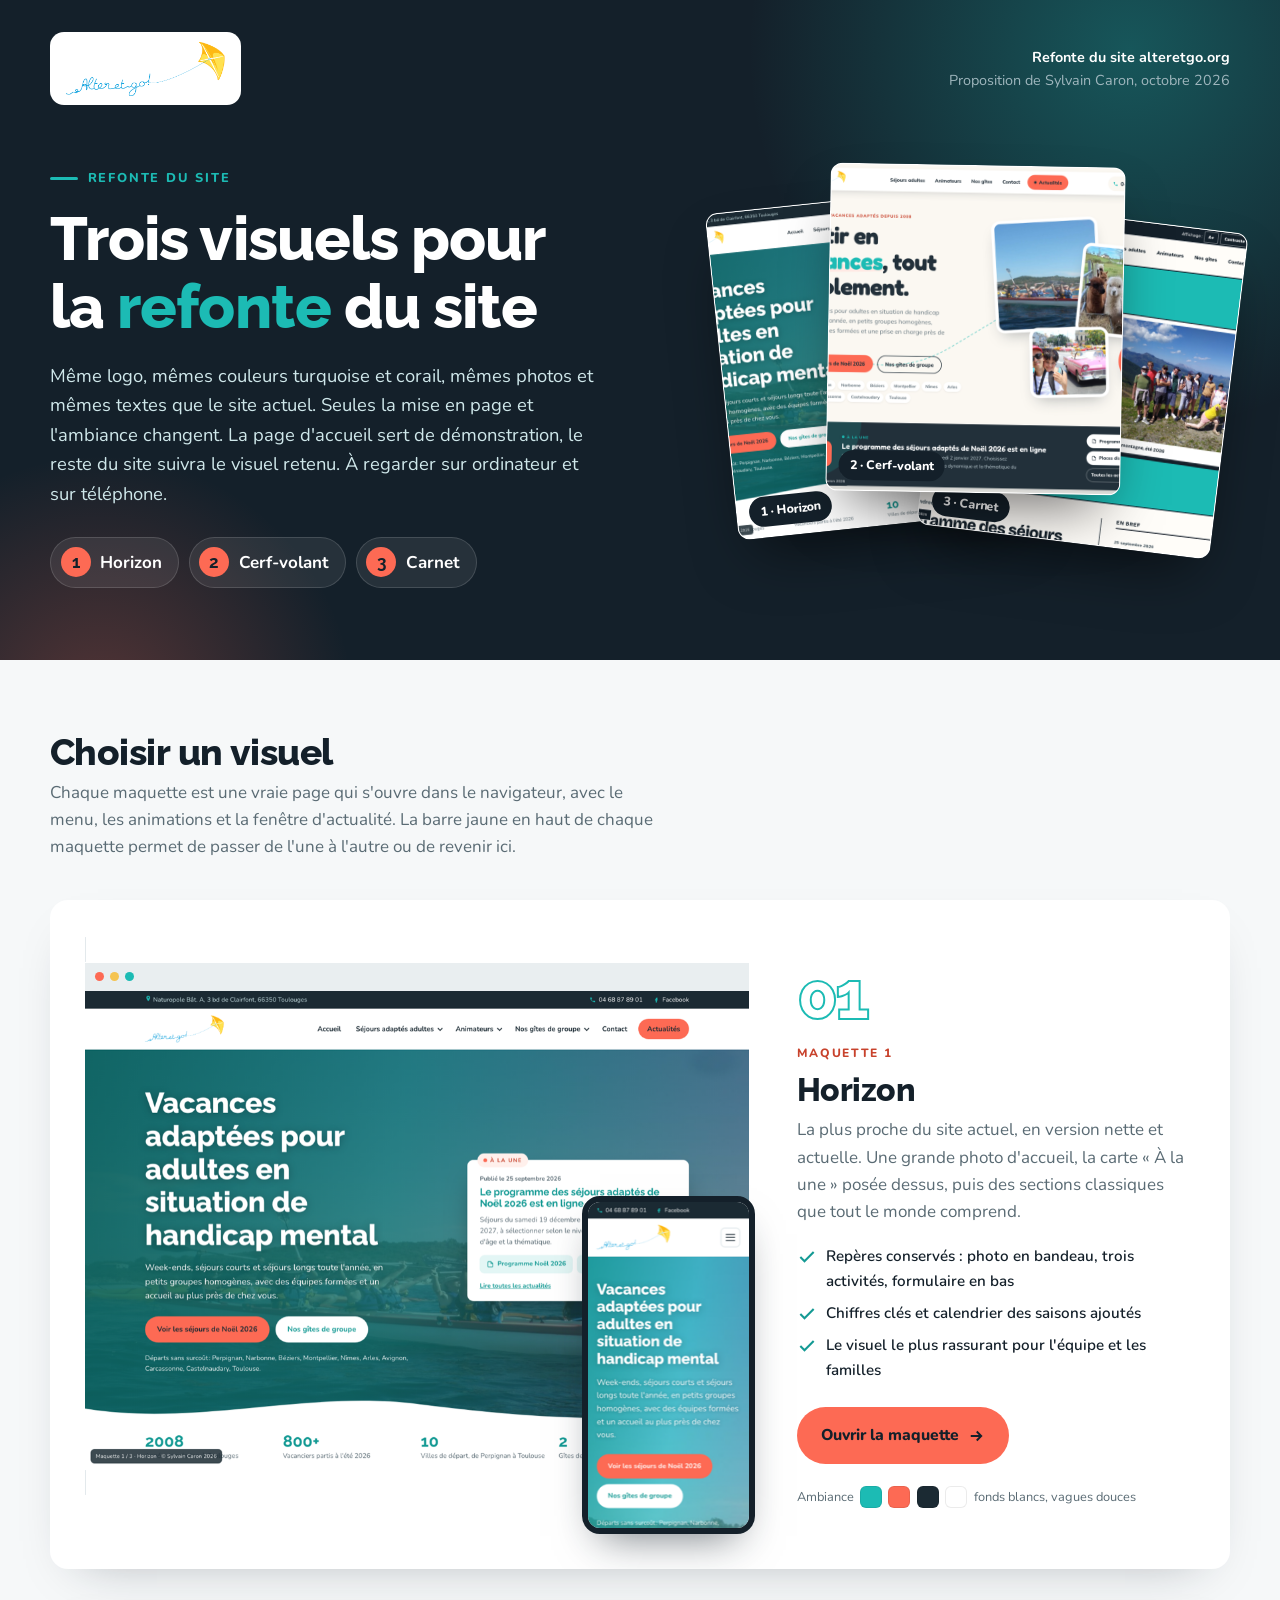
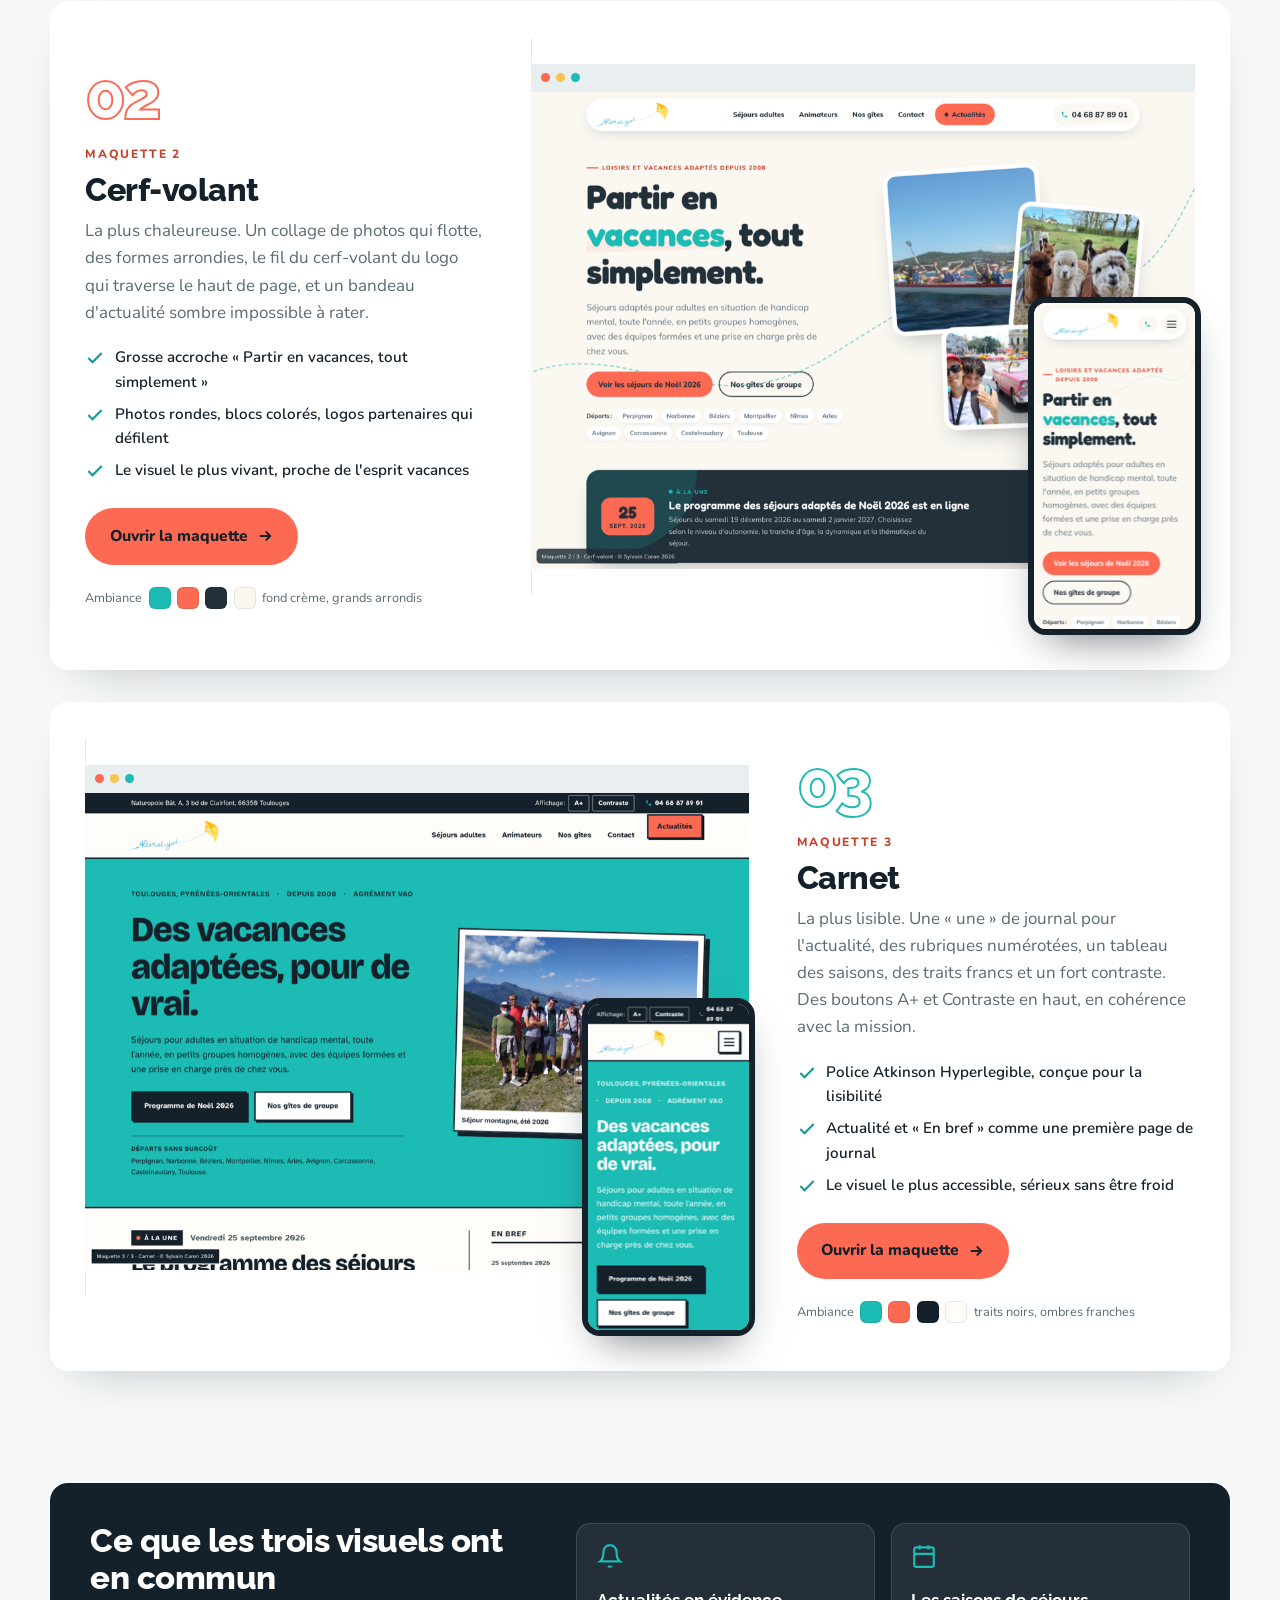
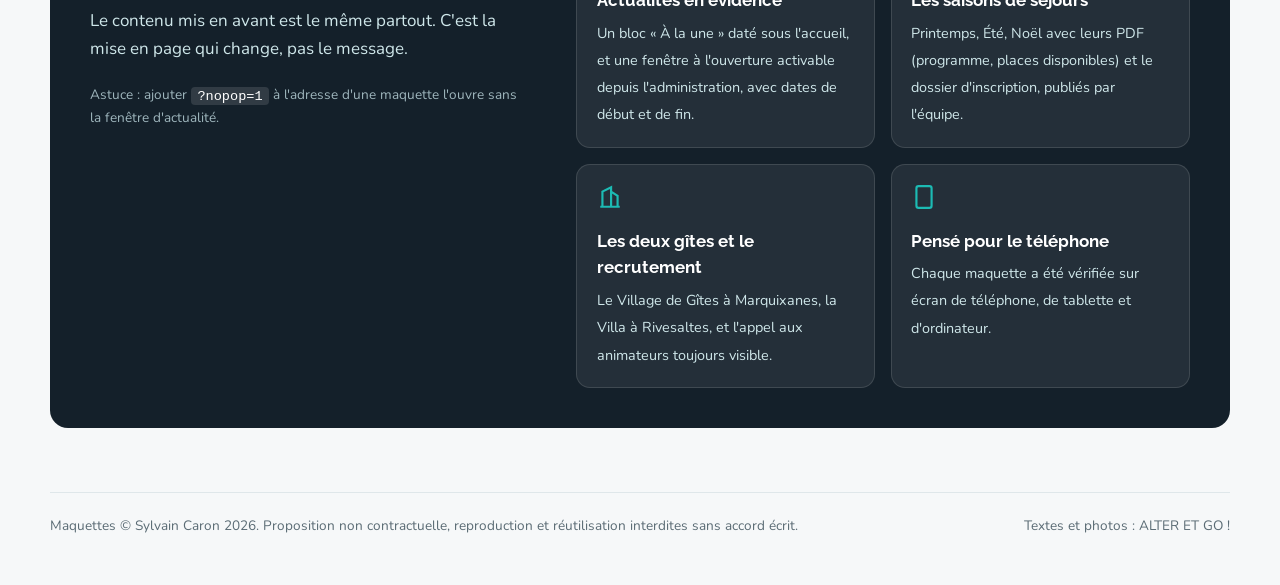
<file: index.html>
<!DOCTYPE html>
<html lang="fr">
<head>
<meta charset="utf-8">
<meta name="viewport" content="width=device-width, initial-scale=1">
<title>ALTER ET GO ! Trois visuels pour la refonte du site</title>
<meta name="robots" content="noindex, nofollow">
<meta name="author" content="Sylvain Caron">
<meta name="copyright" content="Maquettes (c) Sylvain Caron 2026. Proposition non contractuelle. Reproduction et réutilisation interdites sans accord écrit.">
<link rel="preconnect" href="https://fonts.googleapis.com">
<link href="https://fonts.googleapis.com/css2?family=Raleway:wght@700;800&family=Nunito:wght@400;600;700;800&display=swap" rel="stylesheet">
<style>
:root{--turquoise:#1cbbb4;--turquoise-d:#149a94;--turquoise-l:#e3f6f5;--corail:#fd6a54;--corail-d:#c8422c;--corail-l:#ffeae5;--encre:#14202a;--encre-2:#1b2a33;--gris:#5a6b74;--papier:#f6f8f9;--blanc:#fff;--display:'Raleway',sans-serif;--body:'Nunito',sans-serif;--r:18px}
*{box-sizing:border-box;margin:0;padding:0}
html{scroll-behavior:smooth}
body{font-family:var(--body);background:var(--papier);color:var(--encre);line-height:1.6;font-size:17px;-webkit-font-smoothing:antialiased;overflow-x:hidden}
img{display:block;max-width:100%}
a{color:var(--turquoise-d)}
h1,h2,h3{font-family:var(--display);line-height:1.1;letter-spacing:-.015em;font-weight:800}
.wrap{width:min(1180px,100% - 40px);margin-inline:auto}
.btn{display:inline-flex;align-items:center;gap:.5rem;padding:.85rem 1.4rem;border-radius:999px;font-weight:800;text-decoration:none;cursor:pointer;border:2px solid transparent;transition:transform .2s,box-shadow .2s,background .2s;font-size:.98rem}
.btn:hover{transform:translateY(-2px);box-shadow:0 14px 30px -14px rgba(20,32,42,.5)}
.btn:focus-visible{outline:3px solid var(--corail);outline-offset:3px}
.btn-corail{background:var(--corail);color:var(--encre)}
.btn-blanc{background:#fff;color:var(--encre);border-color:#dfe7ea}
.btn-ghost{background:transparent;color:#fff;border-color:rgba(255,255,255,.4)}
.btn svg{width:18px;height:18px}
@media(prefers-reduced-motion:reduce){*{animation:none!important;transition:none!important}}

/* entete */
.top{background:var(--encre);color:#fff;position:relative;overflow:hidden}
.top::before{content:"";position:absolute;width:900px;height:900px;border-radius:50%;background:radial-gradient(circle,rgba(28,187,180,.35),transparent 60%);right:-300px;top:-400px}
.top::after{content:"";position:absolute;width:600px;height:600px;border-radius:50%;background:radial-gradient(circle,rgba(253,106,84,.28),transparent 60%);left:-200px;bottom:-350px}
.top .wrap{position:relative;z-index:1;padding:2rem 0 4.5rem}
.top .ligne{display:flex;justify-content:space-between;align-items:center;gap:1rem;flex-wrap:wrap;margin-bottom:3.5rem}
.top .logo{background:#fff;border-radius:14px;padding:.6rem 1rem;display:inline-block}
.top .logo img{height:54px}
.top .qui{font-size:.9rem;color:#9fb6bd;text-align:right}
.top .qui b{color:#fff;display:block}
.top .hero{display:grid;grid-template-columns:1.1fr .9fr;gap:3rem;align-items:center}
.top .kicker{display:inline-flex;align-items:center;gap:.6rem;font-weight:800;font-size:.8rem;letter-spacing:.14em;text-transform:uppercase;color:var(--turquoise);margin-bottom:1rem}
.top .kicker i{width:28px;height:3px;background:var(--turquoise);border-radius:3px}
.top h1{font-size:clamp(2.3rem,4.8vw,3.9rem);max-width:14ch}
.top h1 em{font-style:normal;color:var(--turquoise)}
.top p.lead{color:#cfe7ea;font-size:1.15rem;max-width:50ch;margin:1.3rem 0 1.8rem}
.top .sommaire{display:flex;gap:.6rem;flex-wrap:wrap}
.top .sommaire a{display:inline-flex;align-items:center;gap:.6rem;background:rgba(255,255,255,.08);border:1px solid rgba(255,255,255,.14);color:#fff;text-decoration:none;font-weight:700;padding:.6rem 1rem .6rem .6rem;border-radius:999px;transition:background .2s}
.top .sommaire a:hover{background:rgba(255,255,255,.18)}
.top .sommaire a b{width:30px;height:30px;border-radius:50%;background:var(--corail);color:var(--encre);display:grid;place-items:center;font-family:var(--display)}
/* eventail de 3 ecrans */
.eventail{position:relative;height:420px}
.eventail figure{position:absolute;border-radius:12px;overflow:hidden;box-shadow:0 30px 60px -20px rgba(0,0,0,.6);border:1px solid rgba(255,255,255,.15);background:#fff;transition:transform .4s}
.eventail figure img{width:100%;height:100%;object-fit:cover;object-position:top}
.eventail .e1{width:58%;height:78%;left:0;top:8%;transform:rotate(-6deg);z-index:1}
.eventail .e2{width:58%;height:78%;left:21%;top:0;transform:rotate(1deg);z-index:2}
.eventail .e3{width:58%;height:78%;right:0;top:12%;transform:rotate(7deg);z-index:1}
.eventail figure:hover{transform:rotate(0) scale(1.04);z-index:5}
.eventail figcaption{position:absolute;left:12px;bottom:10px;background:var(--encre);color:#fff;font-size:.78rem;font-weight:800;padding:.3rem .7rem;border-radius:999px}

/* grille de choix */
.choix{padding:4.5rem 0 2rem}
.choix h2{font-size:clamp(1.7rem,3vw,2.3rem);margin-bottom:.4rem}
.choix p.intro{color:var(--gris);max-width:62ch;margin-bottom:2.5rem}
.panneau{display:grid;grid-template-columns:1.25fr .75fr;gap:3rem;align-items:center;background:#fff;border-radius:var(--r);padding:2.2rem;margin-bottom:2rem;box-shadow:0 20px 50px -30px rgba(20,32,42,.35);position:relative;overflow:hidden}
.panneau:nth-child(even){grid-template-columns:.75fr 1.25fr}
.panneau:nth-child(even) .txt{order:-1}
.txt .num{display:block;font-family:var(--display);font-weight:800;font-size:4.2rem;line-height:1;color:transparent;-webkit-text-stroke:2px var(--turquoise);margin-bottom:.6rem;letter-spacing:-.04em}
.panneau:nth-child(even) .txt .num{-webkit-text-stroke-color:var(--corail)}
.ecrans{position:relative;z-index:1;padding:0 0 2.4rem}
.ecrans .desk{border-radius:12px;overflow:hidden;box-shadow:0 24px 50px -24px rgba(20,32,42,.55);border:1px solid #e3e9ec;background:#fff}
.ecrans .desk .chrome{height:28px;background:#e9eef0;display:flex;align-items:center;gap:6px;padding:0 10px}
.ecrans .desk .chrome i{width:9px;height:9px;border-radius:50%;background:#c9d3d8}
.ecrans .desk .chrome i:first-child{background:var(--corail)}.ecrans .desk .chrome i:nth-child(2){background:#f5c451}.ecrans .desk .chrome i:nth-child(3){background:var(--turquoise)}
.ecrans .desk img{aspect-ratio:1000/720;object-fit:cover;object-position:top;width:100%}
.ecrans .mob{position:absolute;right:-6px;bottom:0;width:26%;border-radius:18px;border:6px solid var(--encre);overflow:hidden;box-shadow:0 20px 40px -18px rgba(20,32,42,.6);background:#fff;transition:transform .3s}
.ecrans .mob img{aspect-ratio:187/380;object-fit:cover;object-position:top;width:100%}
.panneau:hover .mob{transform:translateY(-8px) rotate(-2deg)}
.txt{position:relative;z-index:1}
.txt .tag{display:inline-block;font-weight:800;font-size:.75rem;letter-spacing:.14em;text-transform:uppercase;color:var(--corail-d);margin-bottom:.5rem}
.txt h3{font-size:2rem;margin-bottom:.6rem}
.txt p{color:var(--gris)}
.txt ul{list-style:none;margin:1.2rem 0 1.6rem;display:grid;gap:.5rem}
.txt li{display:flex;gap:.6rem;align-items:flex-start;font-weight:600;font-size:.95rem}
.txt li svg{width:20px;height:20px;color:var(--turquoise-d);flex:none;margin-top:3px}
.txt .actions{display:flex;gap:.7rem;flex-wrap:wrap}
.txt .ambiance{display:flex;gap:.4rem;margin-top:1.4rem;align-items:center;font-size:.8rem;color:var(--gris)}
.txt .ambiance i{width:22px;height:22px;border-radius:6px;display:inline-block;border:1px solid rgba(0,0,0,.08)}

/* commun */
.commun{padding:3rem 0 4rem}
.commun .boite{background:var(--encre);color:#fff;border-radius:var(--r);padding:2.5rem;display:grid;grid-template-columns:1fr 1.4fr;gap:3rem;align-items:start}
.commun h2{font-size:clamp(1.6rem,2.6vw,2.1rem)}
.commun p{color:#cfe7ea;margin-top:.7rem}
.commun .tuiles{display:grid;grid-template-columns:1fr 1fr;gap:1rem}
.commun .tuile{background:rgba(255,255,255,.07);border:1px solid rgba(255,255,255,.12);border-radius:14px;padding:1.2rem}
.commun .tuile svg{width:26px;height:26px;color:var(--turquoise);margin-bottom:.6rem}
.commun .tuile b{display:block;font-family:var(--display);font-size:1.05rem;margin-bottom:.3rem}
.commun .tuile span{font-size:.9rem;color:#cfe7ea}
.commun .astuce{margin-top:1.4rem;font-size:.85rem;color:#9fb6bd}
.commun code{background:rgba(255,255,255,.12);padding:.1rem .4rem;border-radius:4px;color:#fff}

footer{padding:0 0 3rem;font-size:.85rem;color:var(--gris)}
footer .wrap{border-top:1px solid #dfe7ea;padding-top:1.4rem;display:flex;justify-content:space-between;gap:1rem;flex-wrap:wrap}

@media(max-width:1024px){
  .top .hero{grid-template-columns:1fr}
  .eventail{height:340px}
  .panneau,.panneau:nth-child(even){grid-template-columns:1fr}
  .panneau:nth-child(even) .txt{order:0}
  .commun .boite{grid-template-columns:1fr}
}
@media(max-width:640px){
  body{font-size:16px}
  .top .wrap{padding:1.4rem 0 3rem}
  .top .qui{text-align:left}
  .eventail{height:240px}
  .panneau{padding:1.4rem}
  .txt .num{font-size:3rem}
  .txt h3{font-size:1.6rem}
  .commun .boite{padding:1.6rem}
  .commun .tuiles{grid-template-columns:1fr}
  .ecrans .mob{width:32%}
}
</style>
</head>
<body>

<header class="top">
  <div class="wrap">
    <div class="ligne">
      <span class="logo"><img src="assets/img/logo.png" alt="ALTER ET GO !"></span>
      <p class="qui"><b>Refonte du site alteretgo.org</b>Proposition de Sylvain Caron, octobre 2026</p>
    </div>
    <div class="hero">
      <div>
        <span class="kicker"><i></i>Refonte du site</span>
        <h1>Trois visuels pour la <em>refonte</em> du site</h1>
        <p class="lead">Même logo, mêmes couleurs turquoise et corail, mêmes photos et mêmes textes que le site actuel. Seules la mise en page et l'ambiance changent. La page d'accueil sert de démonstration, le reste du site suivra le visuel retenu. À regarder sur ordinateur et sur téléphone.</p>
        <div class="sommaire">
          <a href="#m1"><b>1</b>Horizon</a>
          <a href="#m2"><b>2</b>Cerf-volant</a>
          <a href="#m3"><b>3</b>Carnet</a>
        </div>
      </div>
      <div class="eventail" aria-hidden="true">
        <figure class="e1"><img src="apercus/m1.png" alt=""><figcaption>1 · Horizon</figcaption></figure>
        <figure class="e2"><img src="apercus/m2.png" alt=""><figcaption>2 · Cerf-volant</figcaption></figure>
        <figure class="e3"><img src="apercus/m3.png" alt=""><figcaption>3 · Carnet</figcaption></figure>
      </div>
    </div>
  </div>
</header>

<main class="choix">
  <div class="wrap">
    <h2>Choisir un visuel</h2>
    <p class="intro">Chaque maquette est une vraie page qui s'ouvre dans le navigateur, avec le menu, les animations et la fenêtre d'actualité. La barre jaune en haut de chaque maquette permet de passer de l'une à l'autre ou de revenir ici.</p>

    <article class="panneau" id="m1">
      <div class="ecrans">
        <a class="desk" href="maquette-1-horizon.html"><div class="chrome"><i></i><i></i><i></i></div><img src="apercus/m1.png" alt="Aperçu de la maquette Horizon sur ordinateur"></a>
        <a class="mob" href="maquette-1-horizon.html"><img src="apercus/m1-mobile.png" alt="Aperçu de la maquette Horizon sur téléphone"></a>
      </div>
      <div class="txt">
        <span class="num">01</span>
        <span class="tag">Maquette 1</span>
        <h3>Horizon</h3>
        <p>La plus proche du site actuel, en version nette et actuelle. Une grande photo d'accueil, la carte « À la une » posée dessus, puis des sections classiques que tout le monde comprend.</p>
        <ul>
          <li><svg viewBox="0 0 24 24" fill="none" stroke="currentColor" stroke-width="2.5"><path d="M20 6 9 17l-5-5"/></svg>Repères conservés : photo en bandeau, trois activités, formulaire en bas</li>
          <li><svg viewBox="0 0 24 24" fill="none" stroke="currentColor" stroke-width="2.5"><path d="M20 6 9 17l-5-5"/></svg>Chiffres clés et calendrier des saisons ajoutés</li>
          <li><svg viewBox="0 0 24 24" fill="none" stroke="currentColor" stroke-width="2.5"><path d="M20 6 9 17l-5-5"/></svg>Le visuel le plus rassurant pour l'équipe et les familles</li>
        </ul>
        <div class="actions"><a class="btn btn-corail" href="maquette-1-horizon.html">Ouvrir la maquette <svg viewBox="0 0 24 24" fill="none" stroke="currentColor" stroke-width="2.5"><path d="M5 12h14M13 6l6 6-6 6"/></svg></a></div>
        <div class="ambiance">Ambiance <i style="background:#1cbbb4"></i><i style="background:#fd6a54"></i><i style="background:#1b2a33"></i><i style="background:#fff"></i> fonds blancs, vagues douces</div>
      </div>
    </article>

    <article class="panneau" id="m2">
      <div class="ecrans">
        <a class="desk" href="maquette-2-cerf-volant.html"><div class="chrome"><i></i><i></i><i></i></div><img src="apercus/m2.png" alt="Aperçu de la maquette Cerf-volant sur ordinateur"></a>
        <a class="mob" href="maquette-2-cerf-volant.html"><img src="apercus/m2-mobile.png" alt="Aperçu de la maquette Cerf-volant sur téléphone"></a>
      </div>
      <div class="txt">
        <span class="num">02</span>
        <span class="tag">Maquette 2</span>
        <h3>Cerf-volant</h3>
        <p>La plus chaleureuse. Un collage de photos qui flotte, des formes arrondies, le fil du cerf-volant du logo qui traverse le haut de page, et un bandeau d'actualité sombre impossible à rater.</p>
        <ul>
          <li><svg viewBox="0 0 24 24" fill="none" stroke="currentColor" stroke-width="2.5"><path d="M20 6 9 17l-5-5"/></svg>Grosse accroche « Partir en vacances, tout simplement »</li>
          <li><svg viewBox="0 0 24 24" fill="none" stroke="currentColor" stroke-width="2.5"><path d="M20 6 9 17l-5-5"/></svg>Photos rondes, blocs colorés, logos partenaires qui défilent</li>
          <li><svg viewBox="0 0 24 24" fill="none" stroke="currentColor" stroke-width="2.5"><path d="M20 6 9 17l-5-5"/></svg>Le visuel le plus vivant, proche de l'esprit vacances</li>
        </ul>
        <div class="actions"><a class="btn btn-corail" href="maquette-2-cerf-volant.html">Ouvrir la maquette <svg viewBox="0 0 24 24" fill="none" stroke="currentColor" stroke-width="2.5"><path d="M5 12h14M13 6l6 6-6 6"/></svg></a></div>
        <div class="ambiance">Ambiance <i style="background:#1cbbb4"></i><i style="background:#fd6a54"></i><i style="background:#22303a"></i><i style="background:#fbf8f2"></i> fond crème, grands arrondis</div>
      </div>
    </article>

    <article class="panneau" id="m3">
      <div class="ecrans">
        <a class="desk" href="maquette-3-carnet.html"><div class="chrome"><i></i><i></i><i></i></div><img src="apercus/m3.png" alt="Aperçu de la maquette Carnet sur ordinateur"></a>
        <a class="mob" href="maquette-3-carnet.html"><img src="apercus/m3-mobile.png" alt="Aperçu de la maquette Carnet sur téléphone"></a>
      </div>
      <div class="txt">
        <span class="num">03</span>
        <span class="tag">Maquette 3</span>
        <h3>Carnet</h3>
        <p>La plus lisible. Une « une » de journal pour l'actualité, des rubriques numérotées, un tableau des saisons, des traits francs et un fort contraste. Des boutons A+ et Contraste en haut, en cohérence avec la mission.</p>
        <ul>
          <li><svg viewBox="0 0 24 24" fill="none" stroke="currentColor" stroke-width="2.5"><path d="M20 6 9 17l-5-5"/></svg>Police Atkinson Hyperlegible, conçue pour la lisibilité</li>
          <li><svg viewBox="0 0 24 24" fill="none" stroke="currentColor" stroke-width="2.5"><path d="M20 6 9 17l-5-5"/></svg>Actualité et « En bref » comme une première page de journal</li>
          <li><svg viewBox="0 0 24 24" fill="none" stroke="currentColor" stroke-width="2.5"><path d="M20 6 9 17l-5-5"/></svg>Le visuel le plus accessible, sérieux sans être froid</li>
        </ul>
        <div class="actions"><a class="btn btn-corail" href="maquette-3-carnet.html">Ouvrir la maquette <svg viewBox="0 0 24 24" fill="none" stroke="currentColor" stroke-width="2.5"><path d="M5 12h14M13 6l6 6-6 6"/></svg></a></div>
        <div class="ambiance">Ambiance <i style="background:#1cbbb4"></i><i style="background:#fd6a54"></i><i style="background:#14202a"></i><i style="background:#fffdf9"></i> traits noirs, ombres franches</div>
      </div>
    </article>
  </div>
</main>

<section class="commun">
  <div class="wrap">
    <div class="boite">
      <div>
        <h2>Ce que les trois visuels ont en commun</h2>
        <p>Le contenu mis en avant est le même partout. C'est la mise en page qui change, pas le message.</p>
        <p class="astuce">Astuce : ajouter <code>?nopop=1</code> à l'adresse d'une maquette l'ouvre sans la fenêtre d'actualité.</p>
      </div>
      <div class="tuiles">
        <div class="tuile"><svg viewBox="0 0 24 24" fill="none" stroke="currentColor" stroke-width="2"><path d="M18 8A6 6 0 0 0 6 8c0 7-3 9-3 9h18s-3-2-3-9"/><path d="M13.7 21a2 2 0 0 1-3.4 0"/></svg><b>Actualités en évidence</b><span>Un bloc « À la une » daté sous l'accueil, et une fenêtre à l'ouverture activable depuis l'administration, avec dates de début et de fin.</span></div>
        <div class="tuile"><svg viewBox="0 0 24 24" fill="none" stroke="currentColor" stroke-width="2"><rect x="3" y="4" width="18" height="18" rx="2"/><path d="M16 2v4M8 2v4M3 10h18"/></svg><b>Les saisons de séjours</b><span>Printemps, Été, Noël avec leurs PDF (programme, places disponibles) et le dossier d'inscription, publiés par l'équipe.</span></div>
        <div class="tuile"><svg viewBox="0 0 24 24" fill="none" stroke="currentColor" stroke-width="2"><path d="M3 21h18M5 21V7l8-4v18M19 21V11l-6-4"/></svg><b>Les deux gîtes et le recrutement</b><span>Le Village de Gîtes à Marquixanes, la Villa à Rivesaltes, et l'appel aux animateurs toujours visible.</span></div>
        <div class="tuile"><svg viewBox="0 0 24 24" fill="none" stroke="currentColor" stroke-width="2"><rect x="5" y="2" width="14" height="20" rx="2"/><path d="M12 18h.01"/></svg><b>Pensé pour le téléphone</b><span>Chaque maquette a été vérifiée sur écran de téléphone, de tablette et d'ordinateur.</span></div>
      </div>
    </div>
  </div>
</section>

<footer><div class="wrap"><span>Maquettes © Sylvain Caron 2026. Proposition non contractuelle, reproduction et réutilisation interdites sans accord écrit.</span><span>Textes et photos : ALTER ET GO !</span></div></footer>
</body>
</html>
</file>
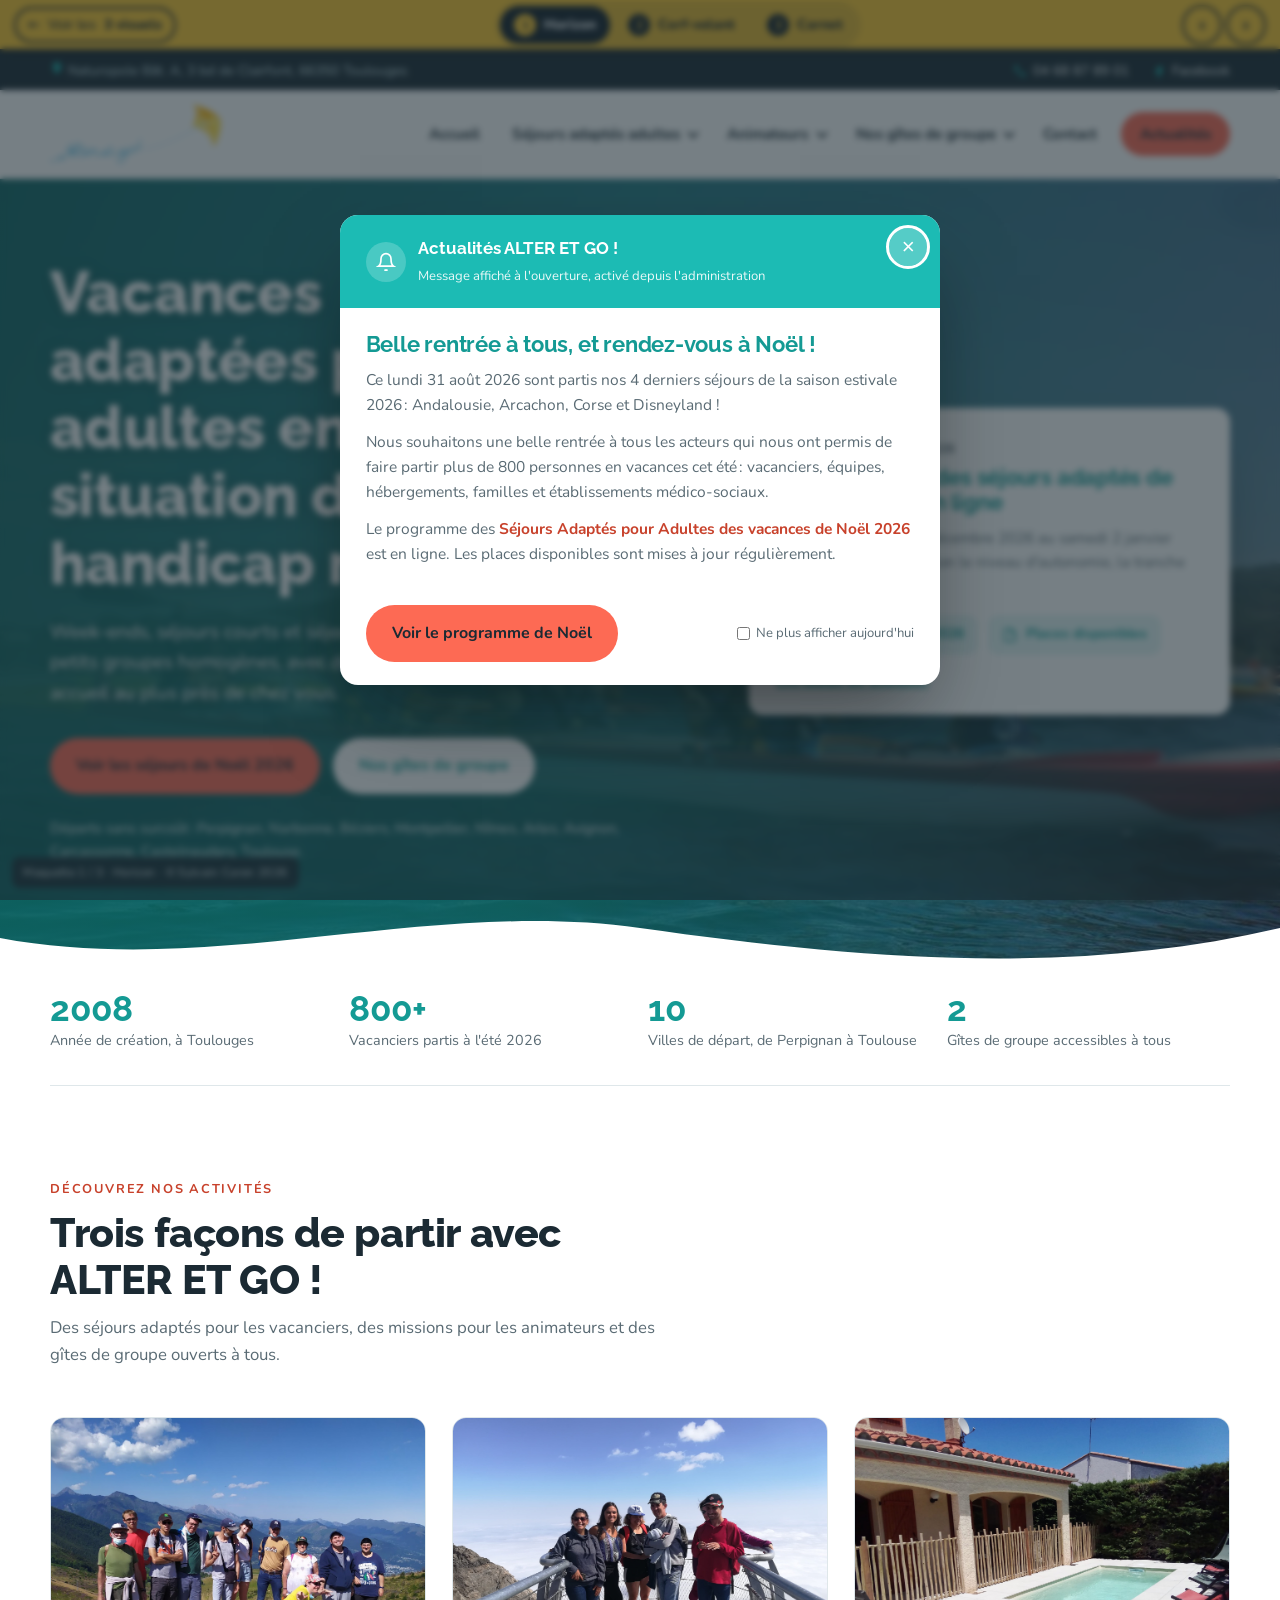
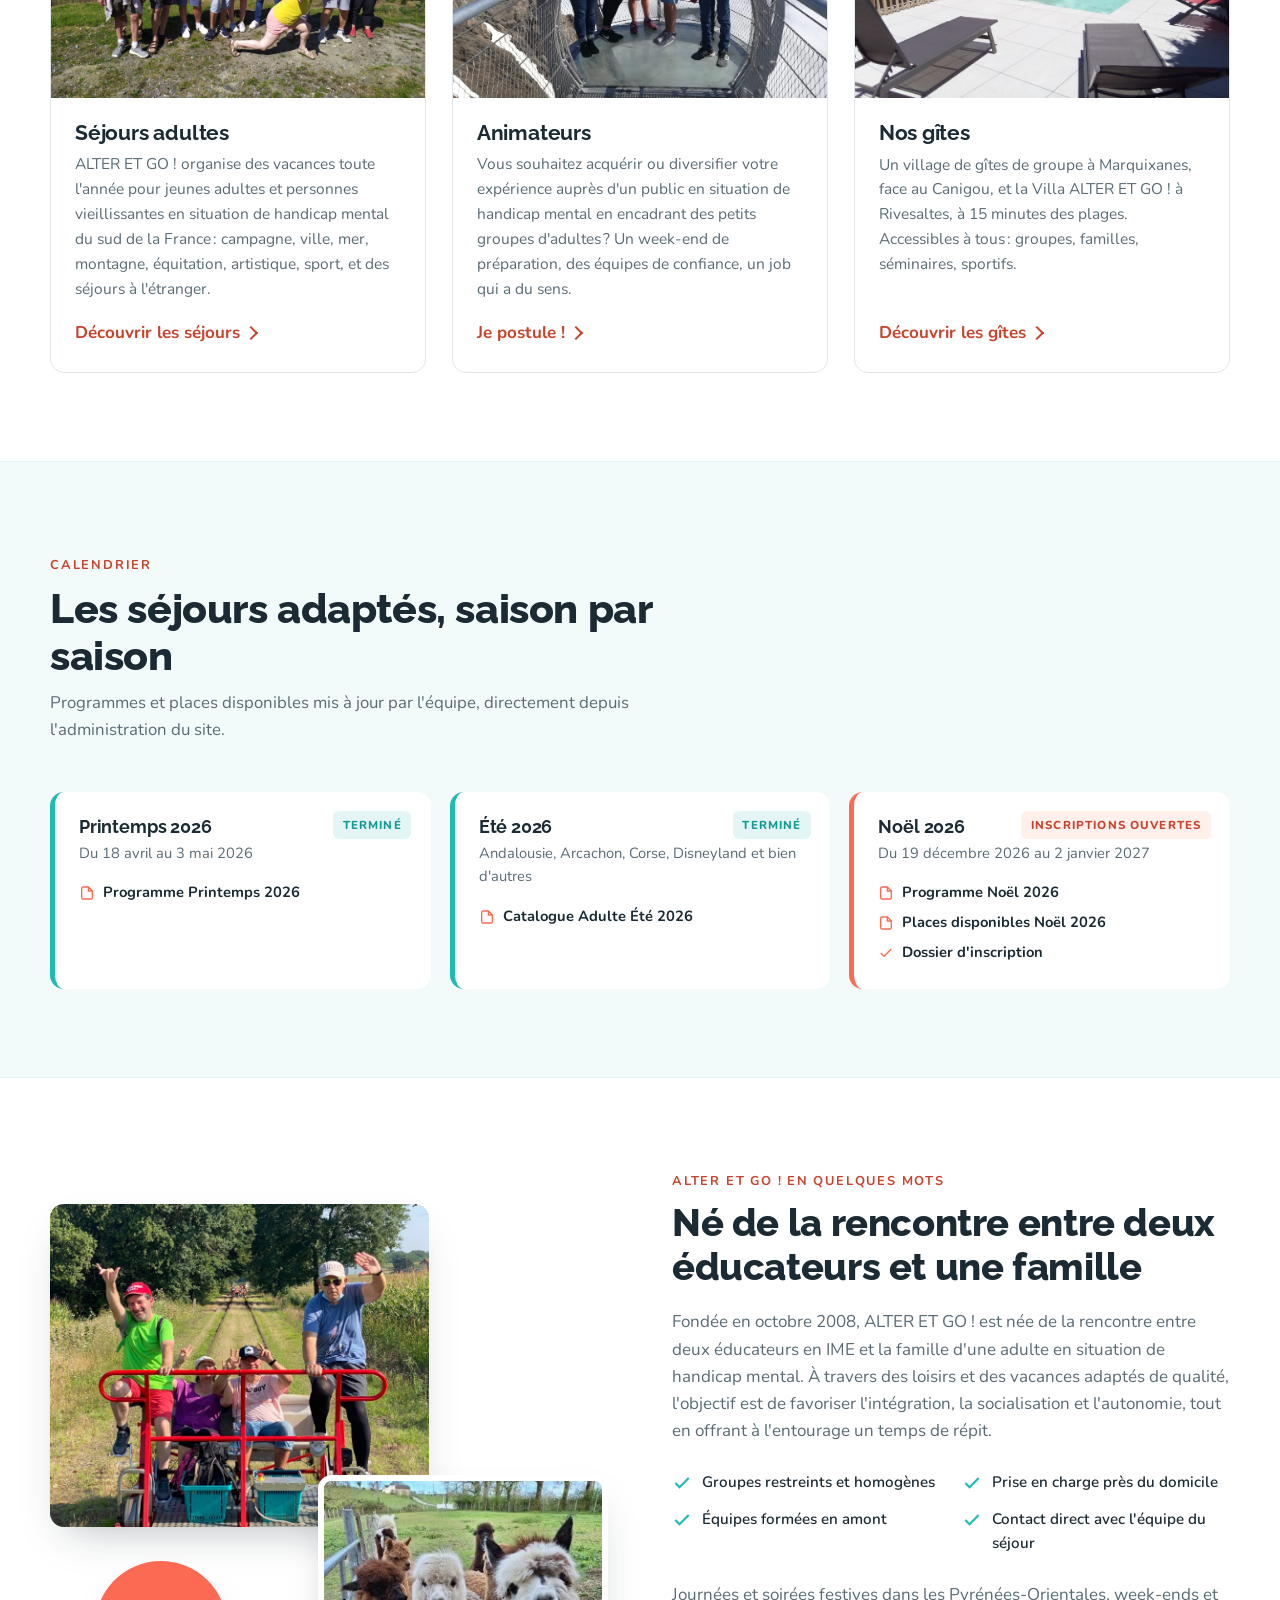
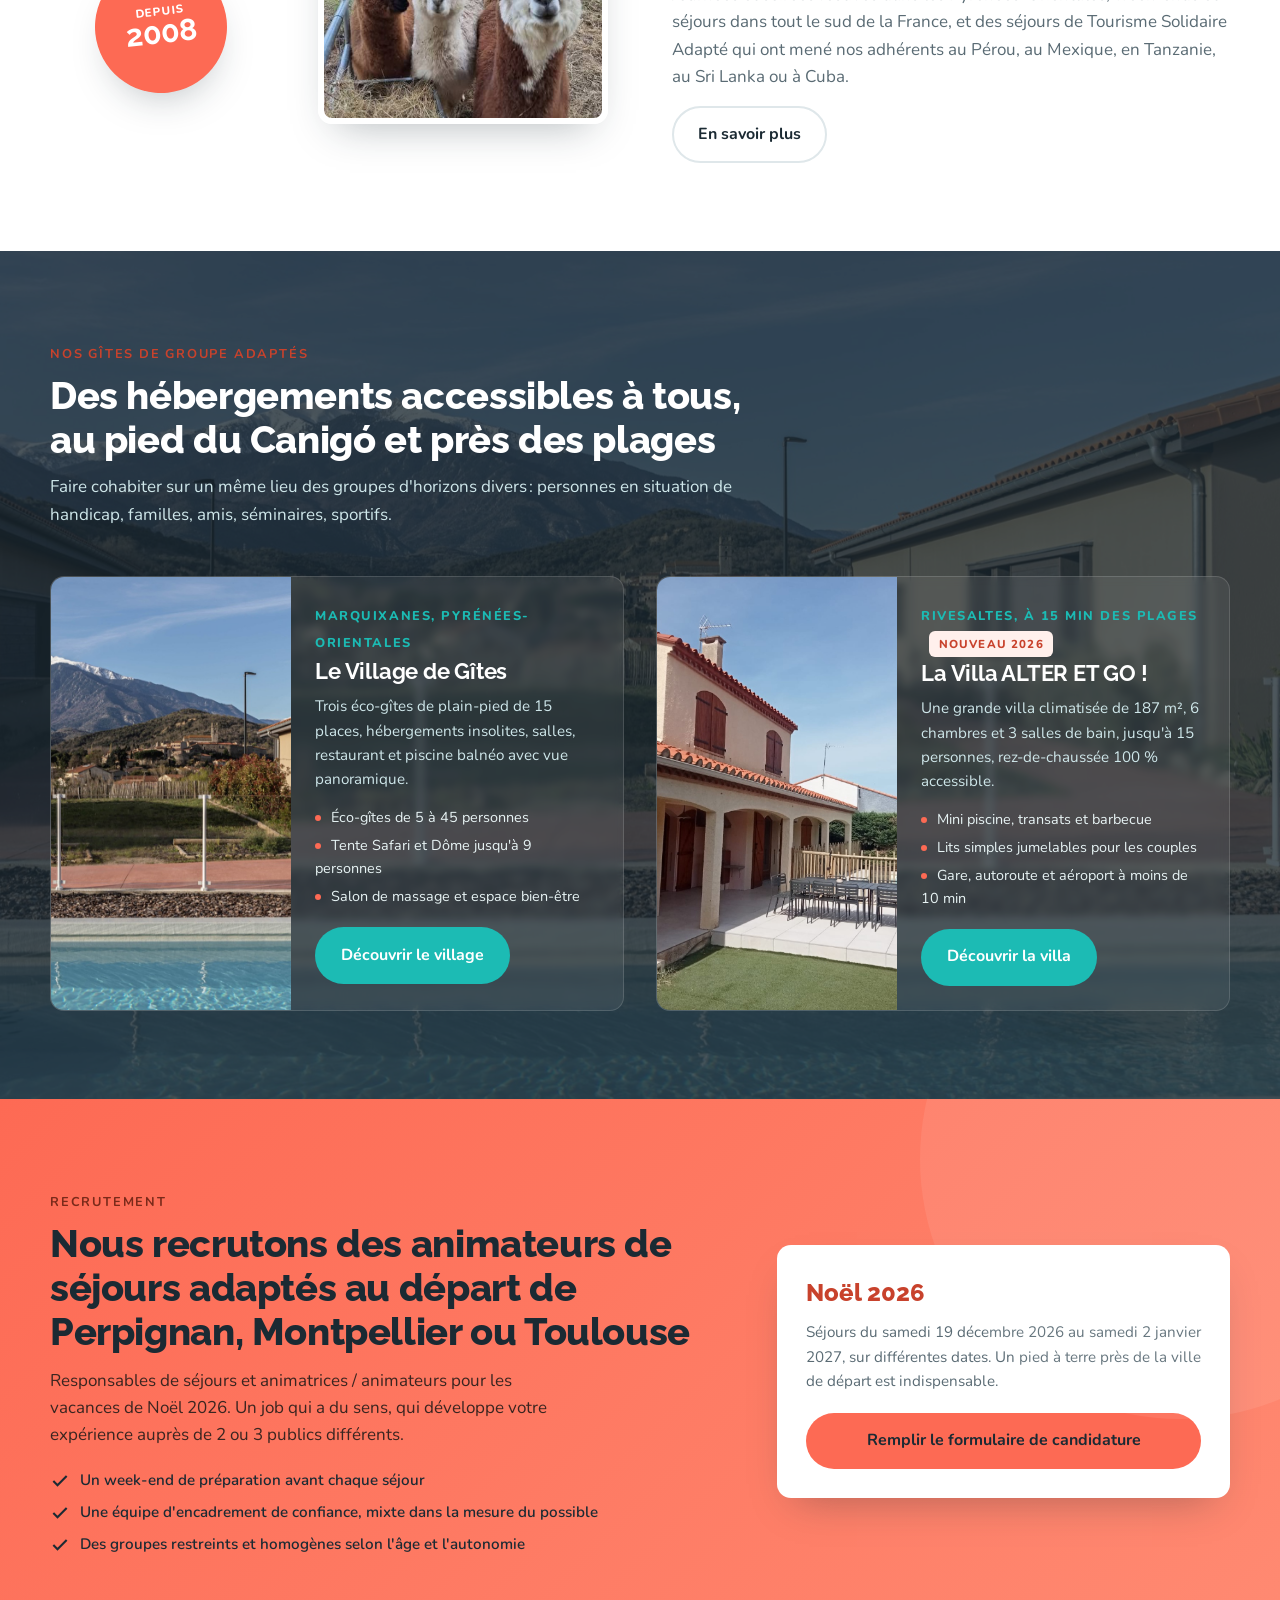
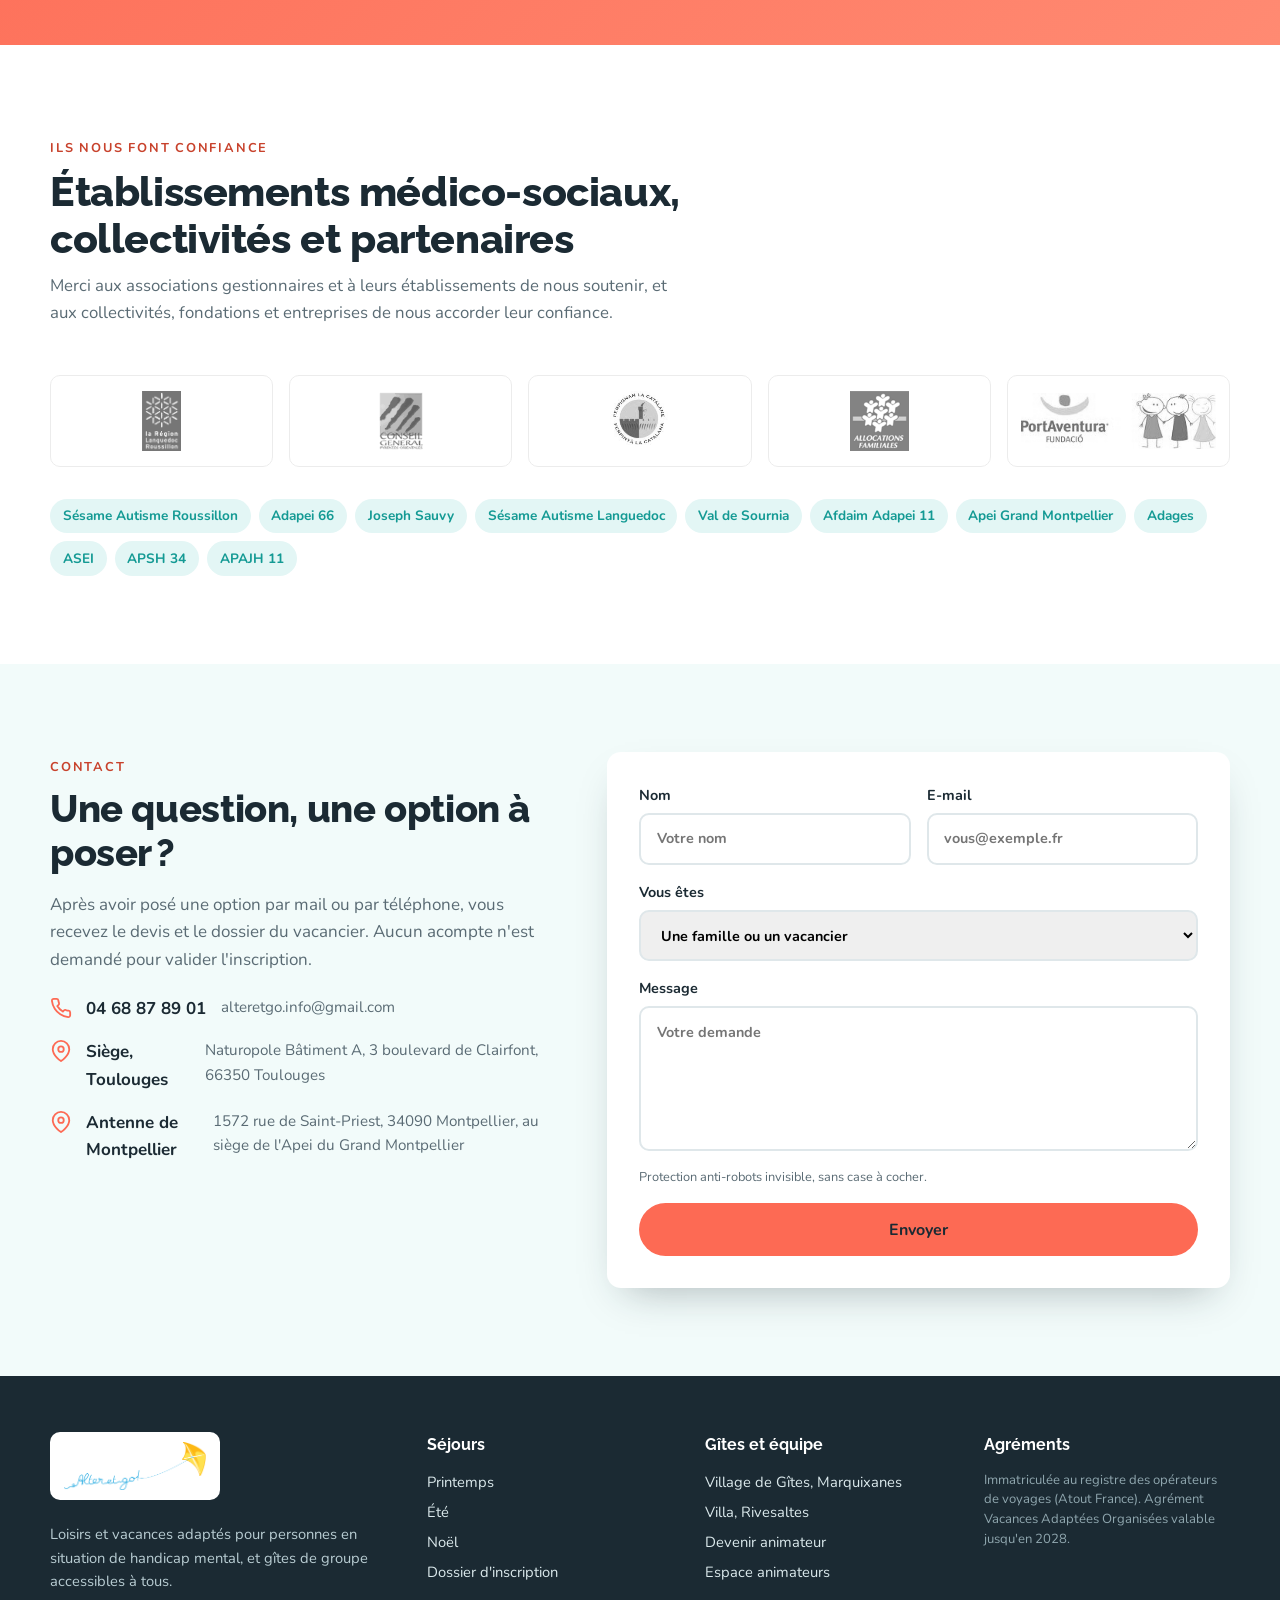
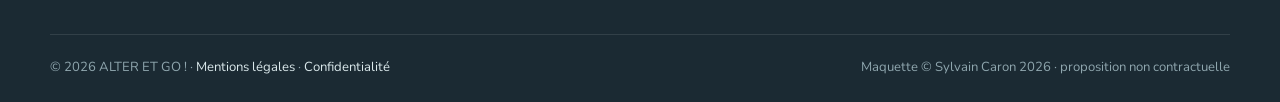
<file: maquette-1-horizon.html>
<!DOCTYPE html>
<html lang="fr">
<head>
<meta charset="utf-8">
<meta name="viewport" content="width=device-width, initial-scale=1">
<title>Maquette 1 Horizon : ALTER ET GO ! Vacances adaptées pour adultes</title>
<meta name="robots" content="noindex, nofollow">
<meta name="author" content="Sylvain Caron">
<meta name="copyright" content="Maquette (c) Sylvain Caron 2026. Proposition non contractuelle. Reproduction et réutilisation interdites sans accord écrit.">
<!-- Maquette page d'accueil, refonte Symfony du site alteretgo.org. (c) Sylvain Caron 2026. Proposition non contractuelle. -->
<link rel="stylesheet" href="assets/barre.css">
<link rel="preconnect" href="https://fonts.googleapis.com">
<link href="https://fonts.googleapis.com/css2?family=Raleway:wght@500;700;800&family=Nunito:wght@400;600;700&display=swap" rel="stylesheet">
<style>
:root{
  --turquoise:#1cbbb4; --turquoise-d:#149a94; --turquoise-l:#e3f6f5; --turquoise-xl:#f2fbfa;
  --corail:#fd6a54; --corail-d:#c8422c; --corail-l:#fff0ec;
  --encre:#1b2a33; --gris:#5a6b74; --ligne:#dfe7ea; --blanc:#fff;
  --display:'Raleway',sans-serif; --body:'Nunito',sans-serif;
  --r:14px; --ombre:0 18px 40px -18px rgba(27,42,51,.35);
}
*{box-sizing:border-box;margin:0;padding:0}
html{scroll-behavior:smooth}
body{font-family:var(--body);color:var(--encre);background:var(--blanc);line-height:1.6;font-size:17px;-webkit-font-smoothing:antialiased;overflow-x:hidden}
img{display:block;max-width:100%}
a{color:var(--turquoise-d)}
h1,h2,h3{font-family:var(--display);line-height:1.15;letter-spacing:-.01em}
.wrap{width:min(1180px,100% - 40px);margin-inline:auto}
.btn{display:inline-flex;align-items:center;gap:.5rem;padding:.85rem 1.5rem;border-radius:999px;font-weight:700;text-decoration:none;cursor:pointer;border:2px solid transparent;transition:transform .2s,box-shadow .2s,background .2s;font-family:var(--body);font-size:1rem}
.btn:hover{transform:translateY(-2px);box-shadow:var(--ombre)}
.btn:focus-visible{outline:3px solid var(--corail);outline-offset:3px}
.btn-corail{background:var(--corail);color:var(--encre)}.btn-corail:hover{background:#ff8a72}
.btn-turq{background:var(--turquoise);color:#fff}.btn-turq:hover{background:var(--turquoise-d)}
.btn-ghost{background:transparent;color:var(--encre);border-color:var(--ligne)}.btn-ghost:hover{border-color:var(--turquoise);color:var(--turquoise-d)}
.btn-blanc{background:#fff;color:var(--turquoise-d)}
.sur{display:inline-block;font-weight:700;font-size:.8rem;letter-spacing:.14em;text-transform:uppercase;color:var(--corail-d);margin-bottom:.6rem}
.reveal{opacity:0;transform:translateY(22px);transition:opacity .7s ease,transform .7s ease}
.reveal.in{opacity:1;transform:none}
@media(prefers-reduced-motion:reduce){.reveal{opacity:1;transform:none;transition:none}*{animation:none!important;transition:none!important}}

/* top bar */
.topbar{background:var(--encre);color:#cfe7ea;font-size:.85rem}
.topbar .wrap{display:flex;justify-content:space-between;align-items:center;min-height:38px;gap:1rem;flex-wrap:wrap}
.topbar a{color:#fff;text-decoration:none;display:inline-flex;align-items:center;gap:.4rem}
.topbar svg{width:14px;height:14px;fill:var(--turquoise)}
/* header */
.header{position:sticky;top:0;z-index:40;background:rgba(255,255,255,.94);backdrop-filter:blur(10px);border-bottom:1px solid var(--ligne)}
.header .wrap{display:flex;align-items:center;justify-content:space-between;min-height:88px;gap:1rem}
.logo img{height:58px;width:auto}
.nav ul{list-style:none;display:flex;gap:.2rem;align-items:center}
.nav a{display:block;padding:.6rem .9rem;text-decoration:none;color:var(--encre);font-weight:700;font-size:.95rem;border-radius:8px;transition:background .2s,color .2s}
.nav a:hover{background:var(--turquoise-l);color:var(--turquoise-d)}
.nav li.has-sub{position:relative}
.nav li.has-sub>a::after{content:"";display:inline-block;width:6px;height:6px;border-right:2px solid currentColor;border-bottom:2px solid currentColor;transform:rotate(45deg) translateY(-3px);margin-left:.45rem}
.nav .sub{position:absolute;top:100%;left:0;background:#fff;min-width:260px;border:1px solid var(--ligne);border-radius:12px;box-shadow:var(--ombre);padding:.5rem;display:none;flex-direction:column;gap:2px}
.nav li.has-sub:hover .sub,.nav li.has-sub:focus-within .sub{display:flex}
.nav .sub a{font-weight:600;font-size:.92rem}
.nav .cta a{background:var(--corail);color:var(--encre);border-radius:999px;padding:.6rem 1.2rem;margin-left:.4rem}
.nav .cta a:hover{background:#ff8a72;color:var(--encre)}
.burger{display:none;background:none;border:2px solid var(--ligne);border-radius:10px;width:46px;height:46px;cursor:pointer;place-items:center}
.burger span{display:block;width:22px;height:2px;background:var(--encre);box-shadow:0 -7px 0 var(--encre),0 7px 0 var(--encre)}

/* hero */
.hero{position:relative;min-height:640px;display:grid;align-items:center;color:#fff;isolation:isolate}
.hero .bg{position:absolute;inset:0;z-index:-2;background:url(assets/img/slider-test1.jpg) center 60%/cover no-repeat}
.hero .veil{position:absolute;inset:0;z-index:-1;background:linear-gradient(100deg,rgba(12,98,94,.94) 0%,rgba(15,110,106,.78) 45%,rgba(27,42,51,.45) 100%)}
.hero .wrap{display:grid;grid-template-columns:1.15fr .85fr;gap:3rem;align-items:center;padding:5rem 0 6.5rem}
.hero h1{font-size:clamp(2.2rem,4.6vw,3.9rem);font-weight:800;text-shadow:0 2px 18px rgba(0,0,0,.25);max-width:14ch}
.hero p.lead{font-size:1.2rem;margin:1.2rem 0 1.8rem;max-width:46ch;text-shadow:0 1px 10px rgba(0,0,0,.3)}
.hero .villes{font-size:.9rem;opacity:.92;margin-top:1.4rem}
.hero .actions{display:flex;gap:.8rem;flex-wrap:wrap}
/* carte A la une dans le hero */
.alaune{background:#fff;color:var(--encre);border-radius:var(--r);box-shadow:0 30px 60px -20px rgba(0,0,0,.45);padding:1.6rem 1.7rem 1.4rem;position:relative;animation:popin .8s .3s both cubic-bezier(.2,.8,.2,1)}
@keyframes popin{from{opacity:0;transform:translateY(30px) scale(.97)}to{opacity:1;transform:none}}
.alaune .tag{position:absolute;top:-14px;left:1.4rem;background:var(--corail-l);color:var(--corail-d);font-weight:800;font-size:.75rem;letter-spacing:.14em;text-transform:uppercase;padding:.35rem .8rem;border-radius:999px;display:inline-flex;align-items:center;gap:.4rem}
.alaune .tag i{width:8px;height:8px;border-radius:50%;background:var(--corail);animation:pulse 1.6s infinite}
@keyframes pulse{0%,100%{box-shadow:0 0 0 0 rgba(253,106,84,.7)}70%{box-shadow:0 0 0 7px rgba(253,106,84,0)}}
.alaune time{font-size:.82rem;color:var(--gris);font-weight:700}
.alaune h2{font-size:1.35rem;margin:.35rem 0 .6rem;color:var(--turquoise-d)}
.alaune p{font-size:.95rem;color:var(--gris)}
.alaune .docs{display:flex;gap:.6rem;flex-wrap:wrap;margin-top:1rem}
.alaune .doc{display:inline-flex;align-items:center;gap:.5rem;padding:.55rem .9rem;border-radius:10px;background:var(--turquoise-l);color:var(--turquoise-d);font-weight:700;font-size:.88rem;text-decoration:none;transition:background .2s}
.alaune .doc:hover{background:var(--turquoise);color:#fff}
.alaune .doc svg{width:16px;height:16px}
.alaune .plus{margin-top:1rem;font-size:.85rem}
.alaune .plus a{font-weight:700}
.vague{position:absolute;bottom:-1px;left:0;right:0;height:70px;z-index:1}
.vague svg{width:100%;height:100%;display:block}

/* bandeau chiffres */
.chiffres{background:#fff;padding:1.5rem 0 0}
.chiffres .wrap{display:grid;grid-template-columns:repeat(4,1fr);gap:1rem;border-bottom:1px solid var(--ligne);padding-bottom:2rem}
.chiffre b{font-family:var(--display);font-size:2.2rem;color:var(--turquoise-d);display:block;line-height:1}
.chiffre span{font-size:.9rem;color:var(--gris)}

/* activites */
.section{padding:5.5rem 0}
.section-head{max-width:640px;margin-bottom:3rem}
.section-head h2{font-size:clamp(1.9rem,3.2vw,2.6rem);font-weight:800}
.section-head p{color:var(--gris);margin-top:.7rem;font-size:1.05rem}
.cartes{display:grid;grid-template-columns:repeat(3,1fr);gap:1.6rem}
.carte{background:#fff;border:1px solid var(--ligne);border-radius:var(--r);overflow:hidden;display:flex;flex-direction:column;transition:transform .25s,box-shadow .25s}
.carte:hover{transform:translateY(-6px);box-shadow:var(--ombre)}
.carte .ph{aspect-ratio:4/3;overflow:hidden}
.carte .ph img{width:100%;height:100%;object-fit:cover;transition:transform .6s}
.carte:hover .ph img{transform:scale(1.05)}
.carte .in{padding:1.4rem 1.5rem 1.6rem;display:flex;flex-direction:column;flex:1}
.carte h3{font-size:1.3rem;margin-bottom:.5rem}
.carte p{color:var(--gris);font-size:.97rem;flex:1}
.carte .lien{margin-top:1.1rem;font-weight:700;text-decoration:none;color:var(--corail-d);display:inline-flex;align-items:center;gap:.4rem}
.carte .lien::after{content:"";width:8px;height:8px;border-top:2px solid currentColor;border-right:2px solid currentColor;transform:rotate(45deg);transition:transform .2s}
.carte .lien:hover::after{transform:rotate(45deg) translate(3px,-3px)}

/* saisons */
.saisons{background:var(--turquoise-xl);border-block:1px solid var(--turquoise-l)}
.saisons .grille{display:grid;grid-template-columns:1fr 1fr 1fr;gap:1.2rem}
.saison{background:#fff;border-radius:var(--r);padding:1.5rem;border-left:5px solid var(--turquoise);position:relative}
.saison.active{border-left-color:var(--corail)}
.saison .etat{position:absolute;top:1.2rem;right:1.2rem;font-size:.72rem;font-weight:800;letter-spacing:.1em;text-transform:uppercase;padding:.3rem .6rem;border-radius:6px;background:var(--turquoise-l);color:var(--turquoise-d)}
.saison.active .etat{background:var(--corail-l);color:var(--corail-d)}
.saison h3{font-size:1.15rem;margin-bottom:.3rem}
.saison .dates{color:var(--gris);font-size:.92rem}
.saison ul{list-style:none;margin-top:1rem;display:flex;flex-direction:column;gap:.4rem}
.saison li a{display:flex;align-items:center;gap:.5rem;text-decoration:none;font-weight:700;font-size:.92rem;color:var(--encre)}
.saison li a:hover{color:var(--turquoise-d)}
.saison li svg{width:16px;height:16px;color:var(--corail);flex:none}

/* histoire */
.histoire .wrap{display:grid;grid-template-columns:1fr 1fr;gap:4rem;align-items:center}
.histoire .photos{position:relative;min-height:520px}
.histoire .photos img{position:absolute;border-radius:var(--r);box-shadow:var(--ombre);object-fit:cover}
.histoire .p1{width:68%;height:62%;left:0;top:0}
.histoire .p2{width:52%;height:48%;right:0;bottom:0;border:6px solid #fff}
.histoire .badge{position:absolute;left:8%;bottom:6%;background:var(--corail);color:#fff;border-radius:50%;width:132px;height:132px;display:grid;place-content:center;text-align:center;font-family:var(--display);font-weight:800;line-height:1.05;box-shadow:var(--ombre);transform:rotate(-6deg)}
.histoire .badge b{font-size:1.9rem;display:block}
.histoire .badge small{font-size:.72rem;letter-spacing:.08em;text-transform:uppercase;font-family:var(--body)}
.histoire h2{font-size:clamp(1.9rem,3vw,2.5rem);font-weight:800;margin-bottom:1.2rem}
.histoire p{color:var(--gris);margin-bottom:1rem}
.histoire .faits{display:grid;grid-template-columns:1fr 1fr;gap:.8rem 1.4rem;margin:1.6rem 0;list-style:none}
.histoire .faits li{display:flex;gap:.6rem;align-items:flex-start;font-size:.95rem;font-weight:600}
.histoire .faits svg{width:20px;height:20px;color:var(--turquoise);flex:none;margin-top:3px}

/* gites */
.gites{background:var(--encre);color:#fff;position:relative;overflow:hidden}
.gites::before{content:"";position:absolute;inset:0;background:url(assets/img/vgites.jpg) center/cover;opacity:.22}
.gites .wrap{position:relative;display:grid;grid-template-columns:1fr 1fr;gap:2rem;align-items:stretch}
.gites .intro{grid-column:1/-1;max-width:700px;margin-bottom:1rem}
.gites .intro h2{font-size:clamp(1.9rem,3vw,2.5rem);font-weight:800}
.gites .intro p{color:#cfe7ea;margin-top:.7rem}
.gite{background:rgba(255,255,255,.07);border:1px solid rgba(255,255,255,.14);border-radius:var(--r);overflow:hidden;backdrop-filter:blur(4px);display:grid;grid-template-columns:42% 1fr;transition:background .25s}
.gite:hover{background:rgba(255,255,255,.12)}
.gite img{width:100%;height:100%;object-fit:cover;min-height:220px}
.gite .in{padding:1.5rem}
.gite .lieu{font-size:.8rem;letter-spacing:.12em;text-transform:uppercase;color:var(--turquoise);font-weight:800}
.gite h3{font-size:1.35rem;margin:.3rem 0 .6rem}
.gite p{color:#cfe7ea;font-size:.95rem}
.gite ul{list-style:none;margin:.9rem 0 1.2rem;display:grid;gap:.3rem;font-size:.9rem;color:#e8f4f5}
.gite li::before{content:"";display:inline-block;width:6px;height:6px;border-radius:50%;background:var(--corail);margin-right:.6rem;vertical-align:middle}
.gite .nouveau{display:inline-block;background:var(--corail-l);color:var(--corail-d);font-size:.72rem;font-weight:800;letter-spacing:.1em;text-transform:uppercase;padding:.25rem .6rem;border-radius:6px;margin-left:.5rem;vertical-align:middle}

/* recrutement */
.recrute{background:linear-gradient(135deg,var(--corail) 0%,#ff8a72 100%);color:var(--encre);position:relative;overflow:hidden}
.recrute::after{content:"";position:absolute;width:520px;height:520px;border-radius:50%;background:rgba(255,255,255,.08);right:-160px;top:-200px}
.recrute .wrap{display:grid;grid-template-columns:1.2fr .8fr;gap:3rem;align-items:center;position:relative}
.recrute h2{font-size:clamp(1.8rem,3vw,2.4rem);font-weight:800}
.recrute p{margin-top:.8rem;color:#3a2520;max-width:52ch}
.recrute .points{list-style:none;display:grid;gap:.5rem;margin-top:1.2rem}
.recrute .points li{display:flex;gap:.6rem;align-items:flex-start;font-weight:600;font-size:.95rem}
.recrute .points svg{width:20px;height:20px;flex:none;margin-top:3px}
.recrute .boite{background:#fff;color:var(--encre);border-radius:var(--r);padding:1.8rem;box-shadow:var(--ombre)}
.recrute .boite .d{font-family:var(--display);font-weight:800;font-size:1.5rem;color:var(--corail-d)}
.recrute .boite p{color:var(--gris);font-size:.95rem;margin:.5rem 0 1.2rem}

/* confiance */
.confiance .logos{display:grid;grid-template-columns:repeat(5,1fr);gap:1rem;align-items:center}
.confiance .logos div{background:#fff;border:1px solid var(--ligne);border-radius:10px;height:92px;display:grid;place-items:center;padding:.8rem;filter:grayscale(1);opacity:.75;transition:filter .3s,opacity .3s}
.confiance .logos div:hover{filter:none;opacity:1}
.confiance .logos img{max-height:60px;width:auto;object-fit:contain}
.confiance .etabs{margin-top:2rem;display:flex;flex-wrap:wrap;gap:.5rem}
.confiance .etabs span{background:var(--turquoise-l);color:var(--turquoise-d);font-weight:700;font-size:.85rem;padding:.4rem .8rem;border-radius:999px}

/* contact */
.contact{background:var(--turquoise-xl)}
.contact .wrap{display:grid;grid-template-columns:.9fr 1.1fr;gap:3rem}
.contact h2{font-size:clamp(1.9rem,3vw,2.5rem);font-weight:800;margin-bottom:1rem}
.contact .coord{display:grid;gap:1rem;margin-top:1.4rem}
.contact .coord div{display:flex;gap:.9rem;align-items:flex-start}
.contact .coord svg{width:22px;height:22px;color:var(--corail);flex:none;margin-top:2px}
.contact .coord b{display:block}
.contact .coord span{color:var(--gris);font-size:.95rem}
.form{background:#fff;border-radius:var(--r);padding:2rem;box-shadow:var(--ombre);display:grid;gap:1rem}
.form label{font-weight:700;font-size:.9rem;display:grid;gap:.35rem}
.form input,.form textarea,.form select{font:inherit;padding:.8rem .95rem;border:2px solid var(--ligne);border-radius:10px;width:100%;transition:border .2s}
.form input:focus,.form textarea:focus,.form select:focus{outline:none;border-color:var(--turquoise)}
.form .deux{display:grid;grid-template-columns:1fr 1fr;gap:1rem}
.form small{color:var(--gris);font-size:.8rem}

/* footer */
.footer{background:var(--encre);color:#b9cdd3;padding:3.5rem 0 1.5rem;font-size:.92rem}
.footer .cols{display:grid;grid-template-columns:1.4fr 1fr 1fr 1fr;gap:2rem;padding-bottom:2.5rem;border-bottom:1px solid rgba(255,255,255,.1)}
.footer .logo-f{background:#fff;border-radius:10px;padding:.6rem .9rem;display:inline-block;margin-bottom:1rem}
.footer .logo-f img{height:48px}
.footer h4{color:#fff;font-family:var(--display);margin-bottom:.8rem;font-size:1rem}
.footer ul{list-style:none;display:grid;gap:.4rem}
.footer a{color:#dbe9ec;text-decoration:none}.footer a:hover{color:var(--turquoise)}
.footer .agre{font-size:.82rem;line-height:1.5;color:#8fa6ae}
.footer .bas{display:flex;justify-content:space-between;flex-wrap:wrap;gap:.6rem;padding-top:1.4rem;font-size:.82rem;color:#8fa6ae}

/* popup actualites */
.popup{position:fixed;inset:0;z-index:100;display:none;place-items:center;padding:1rem;background:rgba(27,42,51,.6);backdrop-filter:blur(3px)}
.popup.is-open{display:grid}
.popup .box{background:#fff;border-radius:18px;max-width:600px;width:100%;overflow:hidden;box-shadow:0 40px 80px -20px rgba(0,0,0,.5);animation:popin .45s cubic-bezier(.2,.8,.2,1);position:relative}
.popup .head{background:var(--turquoise);color:#fff;padding:1.2rem 1.6rem;display:flex;align-items:center;gap:.8rem}
.popup .head .ico{width:40px;height:40px;border-radius:50%;background:rgba(255,255,255,.2);display:grid;place-items:center;flex:none}
.popup .head .ico svg{width:20px;height:20px}
.popup .head b{font-family:var(--display);font-size:1.05rem;display:block}
.popup .head small{opacity:.9;font-size:.82rem}
.popup .corps{padding:1.6rem}
.popup .corps h3{font-family:var(--display);font-size:1.35rem;color:var(--turquoise-d);margin-bottom:.6rem}
.popup .corps p{color:var(--gris);font-size:.97rem;margin-bottom:.8rem}
.popup .corps strong{color:var(--corail-d)}
.popup .pied{display:flex;gap:.7rem;flex-wrap:wrap;align-items:center;justify-content:space-between;padding:0 1.6rem 1.4rem}
.popup .pied label{font-size:.82rem;color:var(--gris);display:flex;gap:.4rem;align-items:center;cursor:pointer}
.popup-close{position:absolute;top:.8rem;right:.8rem;width:38px;height:38px;border-radius:50%;border:0;background:rgba(255,255,255,.25);color:#fff;font-size:1.4rem;cursor:pointer;line-height:1;transition:background .2s}
.popup-close:hover{background:rgba(255,255,255,.45)}
.popup-close:focus-visible{outline:3px solid #fff}
body.popup-open{overflow:hidden}

/* copyright flottant */
.maq{position:fixed;bottom:12px;left:12px;z-index:90;background:rgba(27,42,51,.85);color:#fff;font-size:.72rem;padding:.4rem .7rem;border-radius:8px;letter-spacing:.03em;pointer-events:none}

@media(max-width:1024px){
  .hero .wrap{grid-template-columns:1fr;gap:2.5rem}
  .cartes{grid-template-columns:1fr 1fr}
  .histoire .wrap,.gites .wrap,.recrute .wrap,.contact .wrap{grid-template-columns:1fr}
  .gites .intro{grid-column:auto}
  .confiance .logos{grid-template-columns:repeat(3,1fr)}
  .footer .cols{grid-template-columns:1fr 1fr}
}
@media(max-width:860px){
  .nav{display:none;position:absolute;left:0;right:0;top:100%;background:#fff;border-bottom:1px solid var(--ligne);padding:1rem;box-shadow:var(--ombre)}
  .nav.open{display:block}
  .nav ul{flex-direction:column;align-items:stretch;gap:0}
  .nav .sub{position:static;display:flex;box-shadow:none;border:0;padding:0 0 0 1rem}
  .nav li.has-sub>a::after{display:none}
  .nav .cta a{margin:.6rem 0 0;text-align:center}
  .burger{display:grid}
}
@media(max-width:640px){
  body{font-size:16px}
  .section{padding:3.5rem 0}
  .chiffres .wrap{grid-template-columns:1fr 1fr}
  .cartes,.saisons .grille{grid-template-columns:1fr}
  .histoire .photos{min-height:360px}
  .gite{grid-template-columns:1fr}
  .form .deux{grid-template-columns:1fr}
  .confiance .logos{grid-template-columns:1fr 1fr}
  .footer .cols{grid-template-columns:1fr}
  .topbar .adr{display:none}
  .hero .wrap{padding:3.5rem 0 5rem}
}
</style>
</head>
<body>
<div class="barre-maq" role="navigation" aria-label="Navigation entre les maquettes"><a class="retour" href="index.html">&#8592; <span class="mot">Voir les</span> 3 visuels</a><div class="onglets"><a href="maquette-1-horizon.html" class="actif" aria-current="page"><b>1</b><span>Horizon</span></a><a href="maquette-2-cerf-volant.html"><b>2</b><span>Cerf-volant</span></a><a href="maquette-3-carnet.html"><b>3</b><span>Carnet</span></a></div><div class="fleches"><a href="maquette-3-carnet.html" title="Maquette précédente" aria-label="Maquette précédente">&#8249;</a><a href="maquette-2-cerf-volant.html" title="Maquette suivante" aria-label="Maquette suivante">&#8250;</a></div></div>

<div class="topbar">
  <div class="wrap">
    <span class="adr"><svg viewBox="0 0 24 24"><path d="M12 2a7 7 0 0 0-7 7c0 5.2 7 13 7 13s7-7.8 7-13a7 7 0 0 0-7-7zm0 9.5A2.5 2.5 0 1 1 12 6.5a2.5 2.5 0 0 1 0 5z"/></svg> Naturopole Bât. A, 3 bd de Clairfont, 66350 Toulouges</span>
    <span style="display:flex;gap:1.4rem">
      <a href="tel:0468878901"><svg viewBox="0 0 24 24"><path d="M6.6 10.8a15 15 0 0 0 6.6 6.6l2.2-2.2a1 1 0 0 1 1-.25 11.4 11.4 0 0 0 3.6.57 1 1 0 0 1 1 1V20a1 1 0 0 1-1 1A17 17 0 0 1 3 4a1 1 0 0 1 1-1h3.5a1 1 0 0 1 1 1c0 1.25.2 2.45.57 3.57a1 1 0 0 1-.25 1z"/></svg> 04 68 87 89 01</a>
      <a href="https://www.facebook.com/Asso-Alteretgo-1406263443031102/"><svg viewBox="0 0 24 24"><path d="M14 8h3V4h-3a4 4 0 0 0-4 4v2H7v4h3v8h4v-8h3l1-4h-4V8z"/></svg> Facebook</a>
    </span>
  </div>
</div>

<header class="header">
  <div class="wrap">
    <a class="logo" href="#"><img src="assets/img/logo.png" alt="ALTER ET GO ! Loisirs pour personnes en situation de handicap mental"></a>
    <button class="burger" aria-label="Menu" aria-expanded="false"><span></span></button>
    <nav class="nav" aria-label="Navigation principale">
      <ul>
        <li><a href="#">Accueil</a></li>
        <li class="has-sub"><a href="#sejours">Séjours adaptés adultes</a>
          <div class="sub"><a href="#">Séjours Printemps</a><a href="#">Séjours Été</a><a href="#">Séjours Noël</a><a href="#">Dossier d'inscription</a><a href="#confiance">Ils nous font confiance</a></div>
        </li>
        <li class="has-sub"><a href="#recrute">Animateurs</a>
          <div class="sub"><a href="#recrute">Je postule !</a><a href="#">Espace animateurs</a></div>
        </li>
        <li class="has-sub"><a href="#gites">Nos gîtes de groupe</a>
          <div class="sub"><a href="#">Le Village de Gîtes, Marquixanes</a><a href="#">La Villa ALTER ET GO !, Rivesaltes</a></div>
        </li>
        <li><a href="#contact">Contact</a></li>
        <li class="cta"><a href="#" data-open-popup>Actualités</a></li>
      </ul>
    </nav>
  </div>
</header>

<section class="hero">
  <div class="bg" role="img" aria-label="Groupe de vacanciers en kayak de mer, bras levés"></div>
  <div class="veil"></div>
  <div class="wrap">
    <div>
      <h1>Vacances adaptées pour adultes en situation de handicap mental</h1>
      <p class="lead">Week-ends, séjours courts et séjours longs toute l'année, en petits groupes homogènes, avec des équipes formées et un accueil au plus près de chez vous.</p>
      <div class="actions">
        <a class="btn btn-corail" href="#sejours">Voir les séjours de Noël 2026</a>
        <a class="btn btn-blanc" href="#gites">Nos gîtes de groupe</a>
      </div>
      <p class="villes">Départs sans surcoût : Perpignan, Narbonne, Béziers, Montpellier, Nîmes, Arles, Avignon, Carcassonne, Castelnaudary, Toulouse.</p>
    </div>
    <aside class="alaune" aria-labelledby="alaune-titre">
      <span class="tag"><i></i> À la une</span>
      <time datetime="2026-09-25">Publié le 25 septembre 2026</time>
      <h2 id="alaune-titre">Le programme des séjours adaptés de Noël 2026 est en ligne</h2>
      <p>Séjours du samedi 19 décembre 2026 au samedi 2 janvier 2027, à sélectionner selon le niveau d'autonomie, la tranche d'âge et la thématique.</p>
      <div class="docs">
        <a class="doc" href="#"><svg viewBox="0 0 24 24" fill="none" stroke="currentColor" stroke-width="2"><path d="M14 3H6a2 2 0 0 0-2 2v14a2 2 0 0 0 2 2h12a2 2 0 0 0 2-2V9z"/><path d="M14 3v6h6"/></svg> Programme Noël 2026</a>
        <a class="doc" href="#"><svg viewBox="0 0 24 24" fill="none" stroke="currentColor" stroke-width="2"><path d="M14 3H6a2 2 0 0 0-2 2v14a2 2 0 0 0 2 2h12a2 2 0 0 0 2-2V9z"/><path d="M14 3v6h6"/></svg> Places disponibles</a>
      </div>
      <p class="plus"><a href="#" data-open-popup>Lire toutes les actualités</a></p>
    </aside>
  </div>
  <div class="vague"><svg viewBox="0 0 1440 70" preserveAspectRatio="none"><path d="M0 40C240 80 480 0 720 30s480 50 720 0v40H0z" fill="#fff"/></svg></div>
</section>

<section class="chiffres">
  <div class="wrap">
    <div class="chiffre reveal"><b>2008</b><span>Année de création, à Toulouges</span></div>
    <div class="chiffre reveal"><b>800+</b><span>Vacanciers partis à l'été 2026</span></div>
    <div class="chiffre reveal"><b>10</b><span>Villes de départ, de Perpignan à Toulouse</span></div>
    <div class="chiffre reveal"><b>2</b><span>Gîtes de groupe accessibles à tous</span></div>
  </div>
</section>

<section class="section" id="sejours">
  <div class="wrap">
    <div class="section-head reveal">
      <span class="sur">Découvrez nos activités</span>
      <h2>Trois façons de partir avec ALTER ET GO !</h2>
      <p>Des séjours adaptés pour les vacanciers, des missions pour les animateurs et des gîtes de groupe ouverts à tous.</p>
    </div>
    <div class="cartes">
      <article class="carte reveal">
        <div class="ph"><img src="assets/img/6.jpg" alt="Groupe de vacanciers en montagne"></div>
        <div class="in"><h3>Séjours adultes</h3><p>ALTER ET GO ! organise des vacances toute l'année pour jeunes adultes et personnes vieillissantes en situation de handicap mental du sud de la France : campagne, ville, mer, montagne, équitation, artistique, sport, et des séjours à l'étranger.</p><a class="lien" href="#">Découvrir les séjours</a></div>
      </article>
      <article class="carte reveal">
        <div class="ph"><img src="assets/img/photo-anime-alter-min.jpg" alt="Équipe et vacanciers sur une passerelle en altitude"></div>
        <div class="in"><h3>Animateurs</h3><p>Vous souhaitez acquérir ou diversifier votre expérience auprès d'un public en situation de handicap mental en encadrant des petits groupes d'adultes ? Un week-end de préparation, des équipes de confiance, un job qui a du sens.</p><a class="lien" href="#recrute">Je postule !</a></div>
      </article>
      <article class="carte reveal">
        <div class="ph"><img src="assets/img/villa-piscine-1.jpg" alt="Piscine de la Villa ALTER ET GO ! à Rivesaltes"></div>
        <div class="in"><h3>Nos gîtes</h3><p>Un village de gîtes de groupe à Marquixanes, face au Canigou, et la Villa ALTER ET GO ! à Rivesaltes, à 15 minutes des plages. Accessibles à tous : groupes, familles, séminaires, sportifs.</p><a class="lien" href="#gites">Découvrir les gîtes</a></div>
      </article>
    </div>
  </div>
</section>

<section class="section saisons">
  <div class="wrap">
    <div class="section-head reveal">
      <span class="sur">Calendrier</span>
      <h2>Les séjours adaptés, saison par saison</h2>
      <p>Programmes et places disponibles mis à jour par l'équipe, directement depuis l'administration du site.</p>
    </div>
    <div class="grille">
      <article class="saison reveal"><span class="etat">Terminé</span><h3>Printemps 2026</h3><p class="dates">Du 18 avril au 3 mai 2026</p><ul><li><a href="#"><svg viewBox="0 0 24 24" fill="none" stroke="currentColor" stroke-width="2"><path d="M14 3H6a2 2 0 0 0-2 2v14a2 2 0 0 0 2 2h12a2 2 0 0 0 2-2V9z"/><path d="M14 3v6h6"/></svg>Programme Printemps 2026</a></li></ul></article>
      <article class="saison reveal"><span class="etat">Terminé</span><h3>Été 2026</h3><p class="dates">Andalousie, Arcachon, Corse, Disneyland et bien d'autres</p><ul><li><a href="#"><svg viewBox="0 0 24 24" fill="none" stroke="currentColor" stroke-width="2"><path d="M14 3H6a2 2 0 0 0-2 2v14a2 2 0 0 0 2 2h12a2 2 0 0 0 2-2V9z"/><path d="M14 3v6h6"/></svg>Catalogue Adulte Été 2026</a></li></ul></article>
      <article class="saison active reveal"><span class="etat">Inscriptions ouvertes</span><h3>Noël 2026</h3><p class="dates">Du 19 décembre 2026 au 2 janvier 2027</p><ul><li><a href="#"><svg viewBox="0 0 24 24" fill="none" stroke="currentColor" stroke-width="2"><path d="M14 3H6a2 2 0 0 0-2 2v14a2 2 0 0 0 2 2h12a2 2 0 0 0 2-2V9z"/><path d="M14 3v6h6"/></svg>Programme Noël 2026</a></li><li><a href="#"><svg viewBox="0 0 24 24" fill="none" stroke="currentColor" stroke-width="2"><path d="M14 3H6a2 2 0 0 0-2 2v14a2 2 0 0 0 2 2h12a2 2 0 0 0 2-2V9z"/><path d="M14 3v6h6"/></svg>Places disponibles Noël 2026</a></li><li><a href="#"><svg viewBox="0 0 24 24" fill="none" stroke="currentColor" stroke-width="2"><path d="M20 6 9 17l-5-5"/></svg>Dossier d'inscription</a></li></ul></article>
    </div>
  </div>
</section>

<section class="section histoire">
  <div class="wrap">
    <div class="photos reveal">
      <img class="p1" src="assets/img/1.jpg" alt="Vacanciers et animateurs sur un vélorail">
      <img class="p2" src="assets/img/activite1.jpg" alt="Alpagas rencontrés pendant une activité">
      <div class="badge"><small>Depuis</small><b>2008</b></div>
    </div>
    <div class="reveal">
      <span class="sur">ALTER ET GO ! en quelques mots</span>
      <h2>Né de la rencontre entre deux éducateurs et une famille</h2>
      <p>Fondée en octobre 2008, ALTER ET GO ! est née de la rencontre entre deux éducateurs en IME et la famille d'une adulte en situation de handicap mental. À travers des loisirs et des vacances adaptés de qualité, l'objectif est de favoriser l'intégration, la socialisation et l'autonomie, tout en offrant à l'entourage un temps de répit.</p>
      <ul class="faits">
        <li><svg viewBox="0 0 24 24" fill="none" stroke="currentColor" stroke-width="2.5"><path d="M20 6 9 17l-5-5"/></svg>Groupes restreints et homogènes</li>
        <li><svg viewBox="0 0 24 24" fill="none" stroke="currentColor" stroke-width="2.5"><path d="M20 6 9 17l-5-5"/></svg>Prise en charge près du domicile</li>
        <li><svg viewBox="0 0 24 24" fill="none" stroke="currentColor" stroke-width="2.5"><path d="M20 6 9 17l-5-5"/></svg>Équipes formées en amont</li>
        <li><svg viewBox="0 0 24 24" fill="none" stroke="currentColor" stroke-width="2.5"><path d="M20 6 9 17l-5-5"/></svg>Contact direct avec l'équipe du séjour</li>
      </ul>
      <p>Journées et soirées festives dans les Pyrénées-Orientales, week-ends et séjours dans tout le sud de la France, et des séjours de Tourisme Solidaire Adapté qui ont mené nos adhérents au Pérou, au Mexique, en Tanzanie, au Sri Lanka ou à Cuba.</p>
      <a class="btn btn-ghost" href="#">En savoir plus</a>
    </div>
  </div>
</section>

<section class="section gites" id="gites">
  <div class="wrap">
    <div class="intro reveal">
      <span class="sur">Nos gîtes de groupe adaptés</span>
      <h2>Des hébergements accessibles à tous, au pied du Canigó et près des plages</h2>
      <p>Faire cohabiter sur un même lieu des groupes d'horizons divers : personnes en situation de handicap, familles, amis, séminaires, sportifs.</p>
    </div>
    <article class="gite reveal">
      <img src="assets/img/vgites.jpg" alt="Le village de gîtes à Marquixanes avec vue sur le Canigou">
      <div class="in"><span class="lieu">Marquixanes, Pyrénées-Orientales</span><h3>Le Village de Gîtes</h3><p>Trois éco-gîtes de plain-pied de 15 places, hébergements insolites, salles, restaurant et piscine balnéo avec vue panoramique.</p>
        <ul><li>Éco-gîtes de 5 à 45 personnes</li><li>Tente Safari et Dôme jusqu'à 9 personnes</li><li>Salon de massage et espace bien-être</li></ul>
        <a class="btn btn-turq" href="https://www.gite-groupe-canigou.org">Découvrir le village</a></div>
    </article>
    <article class="gite reveal">
      <img src="assets/img/villa-exterieur_jardin_vue_generale.jpg" alt="La Villa ALTER ET GO ! à Rivesaltes, terrasse et jardin">
      <div class="in"><span class="lieu">Rivesaltes, à 15 min des plages <span class="nouveau">Nouveau 2026</span></span><h3>La Villa ALTER ET GO !</h3><p>Une grande villa climatisée de 187 m², 6 chambres et 3 salles de bain, jusqu'à 15 personnes, rez-de-chaussée 100 % accessible.</p>
        <ul><li>Mini piscine, transats et barbecue</li><li>Lits simples jumelables pour les couples</li><li>Gare, autoroute et aéroport à moins de 10 min</li></ul>
        <a class="btn btn-turq" href="#">Découvrir la villa</a></div>
    </article>
  </div>
</section>

<section class="section recrute" id="recrute">
  <div class="wrap">
    <div class="reveal">
      <span class="sur" style="color:#7a2a1a">Recrutement</span>
      <h2>Nous recrutons des animateurs de séjours adaptés au départ de Perpignan, Montpellier ou Toulouse</h2>
      <p>Responsables de séjours et animatrices / animateurs pour les vacances de Noël 2026. Un job qui a du sens, qui développe votre expérience auprès de 2 ou 3 publics différents.</p>
      <ul class="points">
        <li><svg viewBox="0 0 24 24" fill="none" stroke="currentColor" stroke-width="2.5"><path d="M20 6 9 17l-5-5"/></svg>Un week-end de préparation avant chaque séjour</li>
        <li><svg viewBox="0 0 24 24" fill="none" stroke="currentColor" stroke-width="2.5"><path d="M20 6 9 17l-5-5"/></svg>Une équipe d'encadrement de confiance, mixte dans la mesure du possible</li>
        <li><svg viewBox="0 0 24 24" fill="none" stroke="currentColor" stroke-width="2.5"><path d="M20 6 9 17l-5-5"/></svg>Des groupes restreints et homogènes selon l'âge et l'autonomie</li>
      </ul>
    </div>
    <div class="boite reveal">
      <span class="d">Noël 2026</span>
      <p>Séjours du samedi 19 décembre 2026 au samedi 2 janvier 2027, sur différentes dates. Un pied à terre près de la ville de départ est indispensable.</p>
      <a class="btn btn-corail" href="#" style="width:100%;justify-content:center">Remplir le formulaire de candidature</a>
    </div>
  </div>
</section>

<section class="section confiance" id="confiance">
  <div class="wrap">
    <div class="section-head reveal">
      <span class="sur">Ils nous font confiance</span>
      <h2>Établissements médico-sociaux, collectivités et partenaires</h2>
      <p>Merci aux associations gestionnaires et à leurs établissements de nous soutenir, et aux collectivités, fondations et entreprises de nous accorder leur confiance.</p>
    </div>
    <div class="logos reveal">
      <div><img src="assets/logos-partenaires/logo_cr_languedoc_roussillon.gif" alt="Région Languedoc-Roussillon"></div>
      <div><img src="assets/logos-partenaires/cg.gif" alt="Conseil général des Pyrénées-Orientales"></div>
      <div><img src="assets/logos-partenaires/logo_perpignan.jpg" alt="Ville de Perpignan"></div>
      <div><img src="assets/logos-partenaires/caf.gif" alt="CAF"></div>
      <div><img src="assets/logos-partenaires/logo_fundacio_port_aventura_petit.jpg" alt="Fundació PortAventura"></div>
    </div>
    <div class="etabs reveal">
      <span>Sésame Autisme Roussillon</span><span>Adapei 66</span><span>Joseph Sauvy</span><span>Sésame Autisme Languedoc</span><span>Val de Sournia</span><span>Afdaim Adapei 11</span><span>Apei Grand Montpellier</span><span>Adages</span><span>ASEI</span><span>APSH 34</span><span>APAJH 11</span>
    </div>
  </div>
</section>

<section class="section contact" id="contact">
  <div class="wrap">
    <div class="reveal">
      <span class="sur">Contact</span>
      <h2>Une question, une option à poser ?</h2>
      <p style="color:var(--gris)">Après avoir posé une option par mail ou par téléphone, vous recevez le devis et le dossier du vacancier. Aucun acompte n'est demandé pour valider l'inscription.</p>
      <div class="coord">
        <div><svg viewBox="0 0 24 24" fill="none" stroke="currentColor" stroke-width="2"><path d="M22 16.9v3a2 2 0 0 1-2.2 2 19.8 19.8 0 0 1-8.6-3.1 19.5 19.5 0 0 1-6-6A19.8 19.8 0 0 1 2.1 4.2 2 2 0 0 1 4.1 2h3a2 2 0 0 1 2 1.7c.1.9.4 1.9.7 2.8a2 2 0 0 1-.5 2.1L8 9.9a16 16 0 0 0 6 6l1.3-1.3a2 2 0 0 1 2.1-.4c.9.3 1.9.6 2.8.7a2 2 0 0 1 1.8 2z"/></svg><div><b>04 68 87 89 01</b><span>alteretgo.info@gmail.com</span></div></div>
        <div><svg viewBox="0 0 24 24" fill="none" stroke="currentColor" stroke-width="2"><path d="M21 10c0 7-9 13-9 13S3 17 3 10a9 9 0 0 1 18 0z"/><circle cx="12" cy="10" r="3"/></svg><div><b>Siège, Toulouges</b><span>Naturopole Bâtiment A, 3 boulevard de Clairfont, 66350 Toulouges</span></div></div>
        <div><svg viewBox="0 0 24 24" fill="none" stroke="currentColor" stroke-width="2"><path d="M21 10c0 7-9 13-9 13S3 17 3 10a9 9 0 0 1 18 0z"/><circle cx="12" cy="10" r="3"/></svg><div><b>Antenne de Montpellier</b><span>1572 rue de Saint-Priest, 34090 Montpellier, au siège de l'Apei du Grand Montpellier</span></div></div>
      </div>
    </div>
    <form class="form reveal" onsubmit="return false">
      <div class="deux"><label>Nom <input type="text" placeholder="Votre nom"></label><label>E-mail <input type="email" placeholder="vous@exemple.fr"></label></div>
      <label>Vous êtes <select><option>Une famille ou un vacancier</option><option>Un établissement médico-social</option><option>Un candidat animateur</option><option>Un groupe pour les gîtes</option></select></label>
      <label>Message <textarea rows="5" placeholder="Votre demande"></textarea></label>
      <small>Protection anti-robots invisible, sans case à cocher.</small>
      <button class="btn btn-corail" type="submit" style="justify-content:center">Envoyer</button>
    </form>
  </div>
</section>

<footer class="footer">
  <div class="wrap">
    <div class="cols">
      <div><span class="logo-f"><img src="assets/img/logo.png" alt="ALTER ET GO !"></span><p>Loisirs et vacances adaptés pour personnes en situation de handicap mental, et gîtes de groupe accessibles à tous.</p></div>
      <div><h4>Séjours</h4><ul><li><a href="#">Printemps</a></li><li><a href="#">Été</a></li><li><a href="#">Noël</a></li><li><a href="#">Dossier d'inscription</a></li></ul></div>
      <div><h4>Gîtes et équipe</h4><ul><li><a href="#">Village de Gîtes, Marquixanes</a></li><li><a href="#">Villa, Rivesaltes</a></li><li><a href="#">Devenir animateur</a></li><li><a href="#">Espace animateurs</a></li></ul></div>
      <div><h4>Agréments</h4><p class="agre">Immatriculée au registre des opérateurs de voyages (Atout France). Agrément Vacances Adaptées Organisées valable jusqu'en 2028.</p></div>
    </div>
    <div class="bas"><span>© 2026 ALTER ET GO ! · <a href="#">Mentions légales</a> · <a href="#">Confidentialité</a></span><span>Maquette © Sylvain Caron 2026 · proposition non contractuelle</span></div>
  </div>
</footer>

<div class="popup" id="popup-actu" role="dialog" aria-modal="true" aria-labelledby="popup-titre">
  <div class="box">
    <button class="popup-close" data-close aria-label="Fermer">×</button>
    <div class="head"><span class="ico"><svg viewBox="0 0 24 24" fill="none" stroke="currentColor" stroke-width="2"><path d="M18 8A6 6 0 0 0 6 8c0 7-3 9-3 9h18s-3-2-3-9"/><path d="M13.7 21a2 2 0 0 1-3.4 0"/></svg></span><div><b>Actualités ALTER ET GO !</b><small>Message affiché à l'ouverture, activé depuis l'administration</small></div></div>
    <div class="corps">
      <h3 id="popup-titre">Belle rentrée à tous, et rendez-vous à Noël !</h3>
      <p>Ce lundi 31 août 2026 sont partis nos 4 derniers séjours de la saison estivale 2026 : Andalousie, Arcachon, Corse et Disneyland !</p>
      <p>Nous souhaitons une belle rentrée à tous les acteurs qui nous ont permis de faire partir plus de 800 personnes en vacances cet été : vacanciers, équipes, hébergements, familles et établissements médico-sociaux.</p>
      <p>Le programme des <strong>Séjours Adaptés pour Adultes des vacances de Noël 2026</strong> est en ligne. Les places disponibles sont mises à jour régulièrement.</p>
    </div>
    <div class="pied"><a class="btn btn-corail" href="#sejours" data-close>Voir le programme de Noël</a><label><input type="checkbox"> Ne plus afficher aujourd'hui</label></div>
  </div>
</div>

<div class="maq">Maquette 1 / 3 · Horizon · © Sylvain Caron 2026</div>
<script src="assets/commun.js"></script>
</body>
</html>
</file>
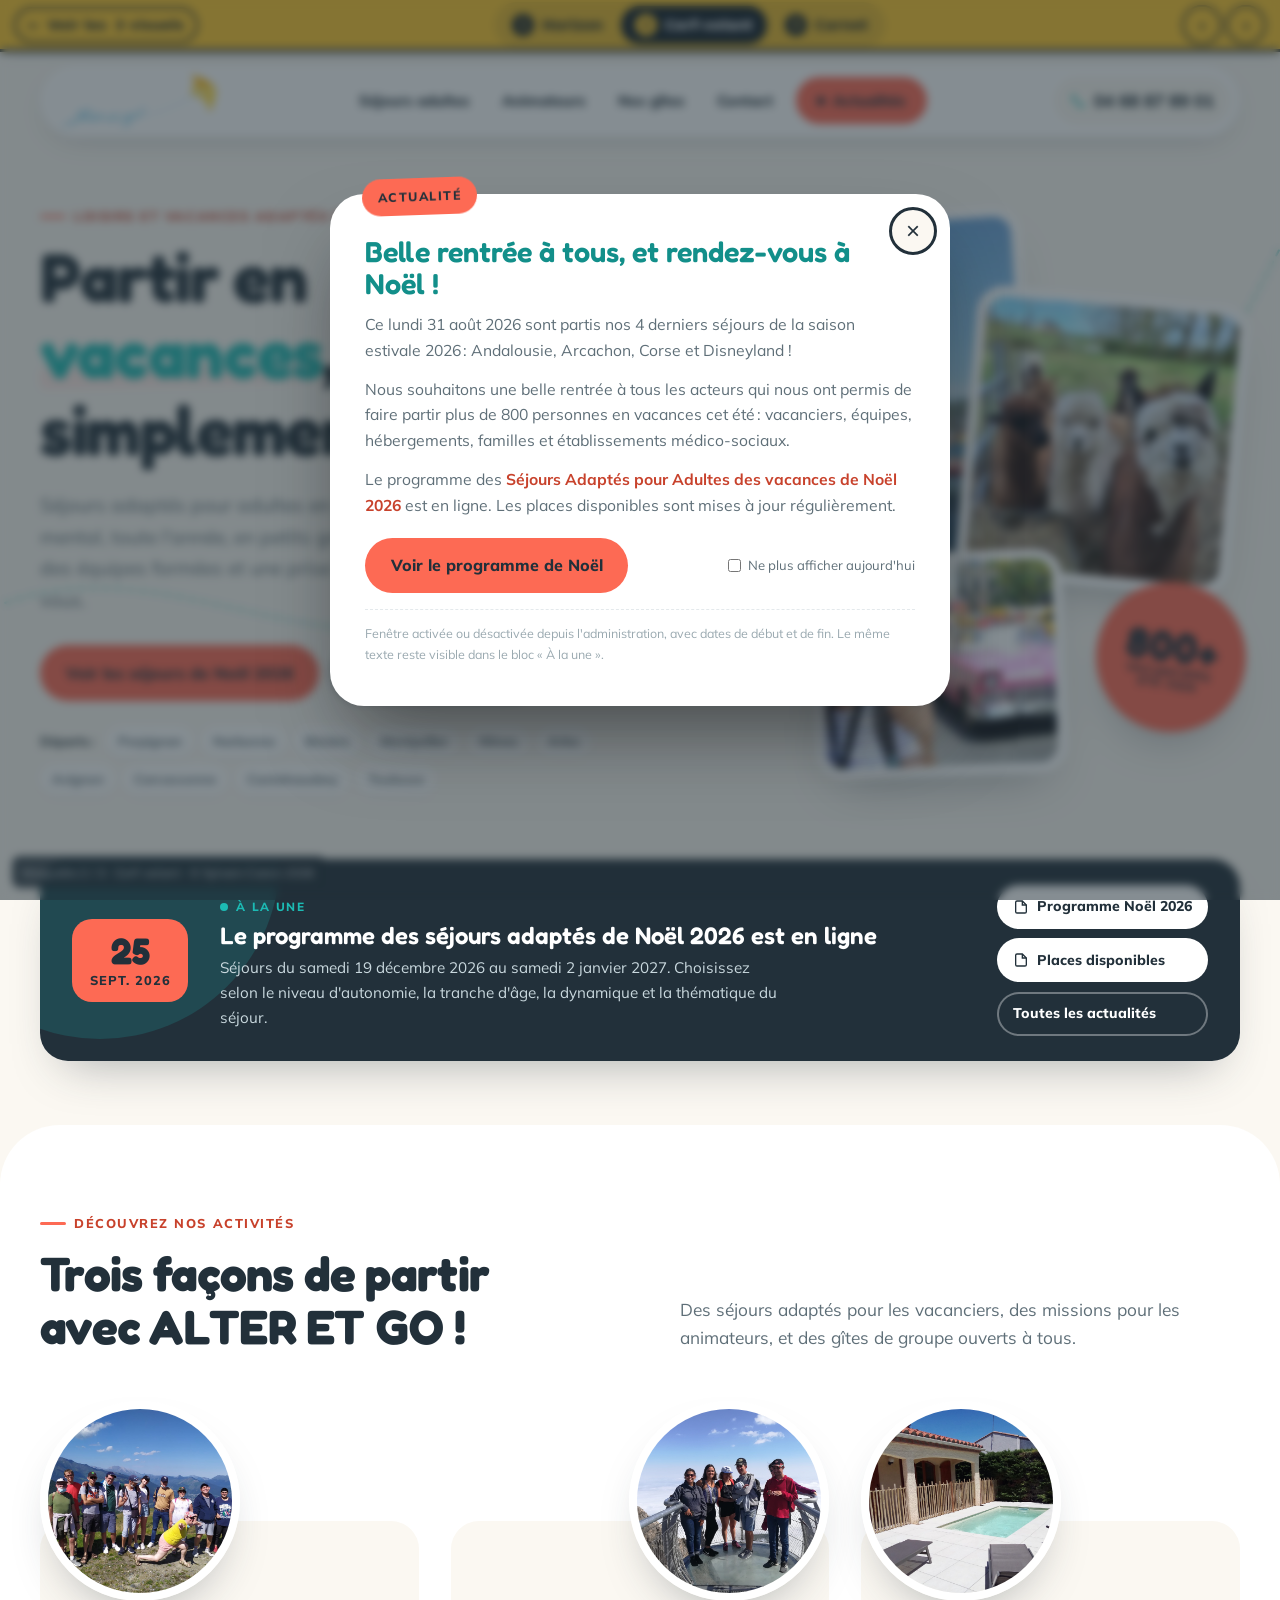
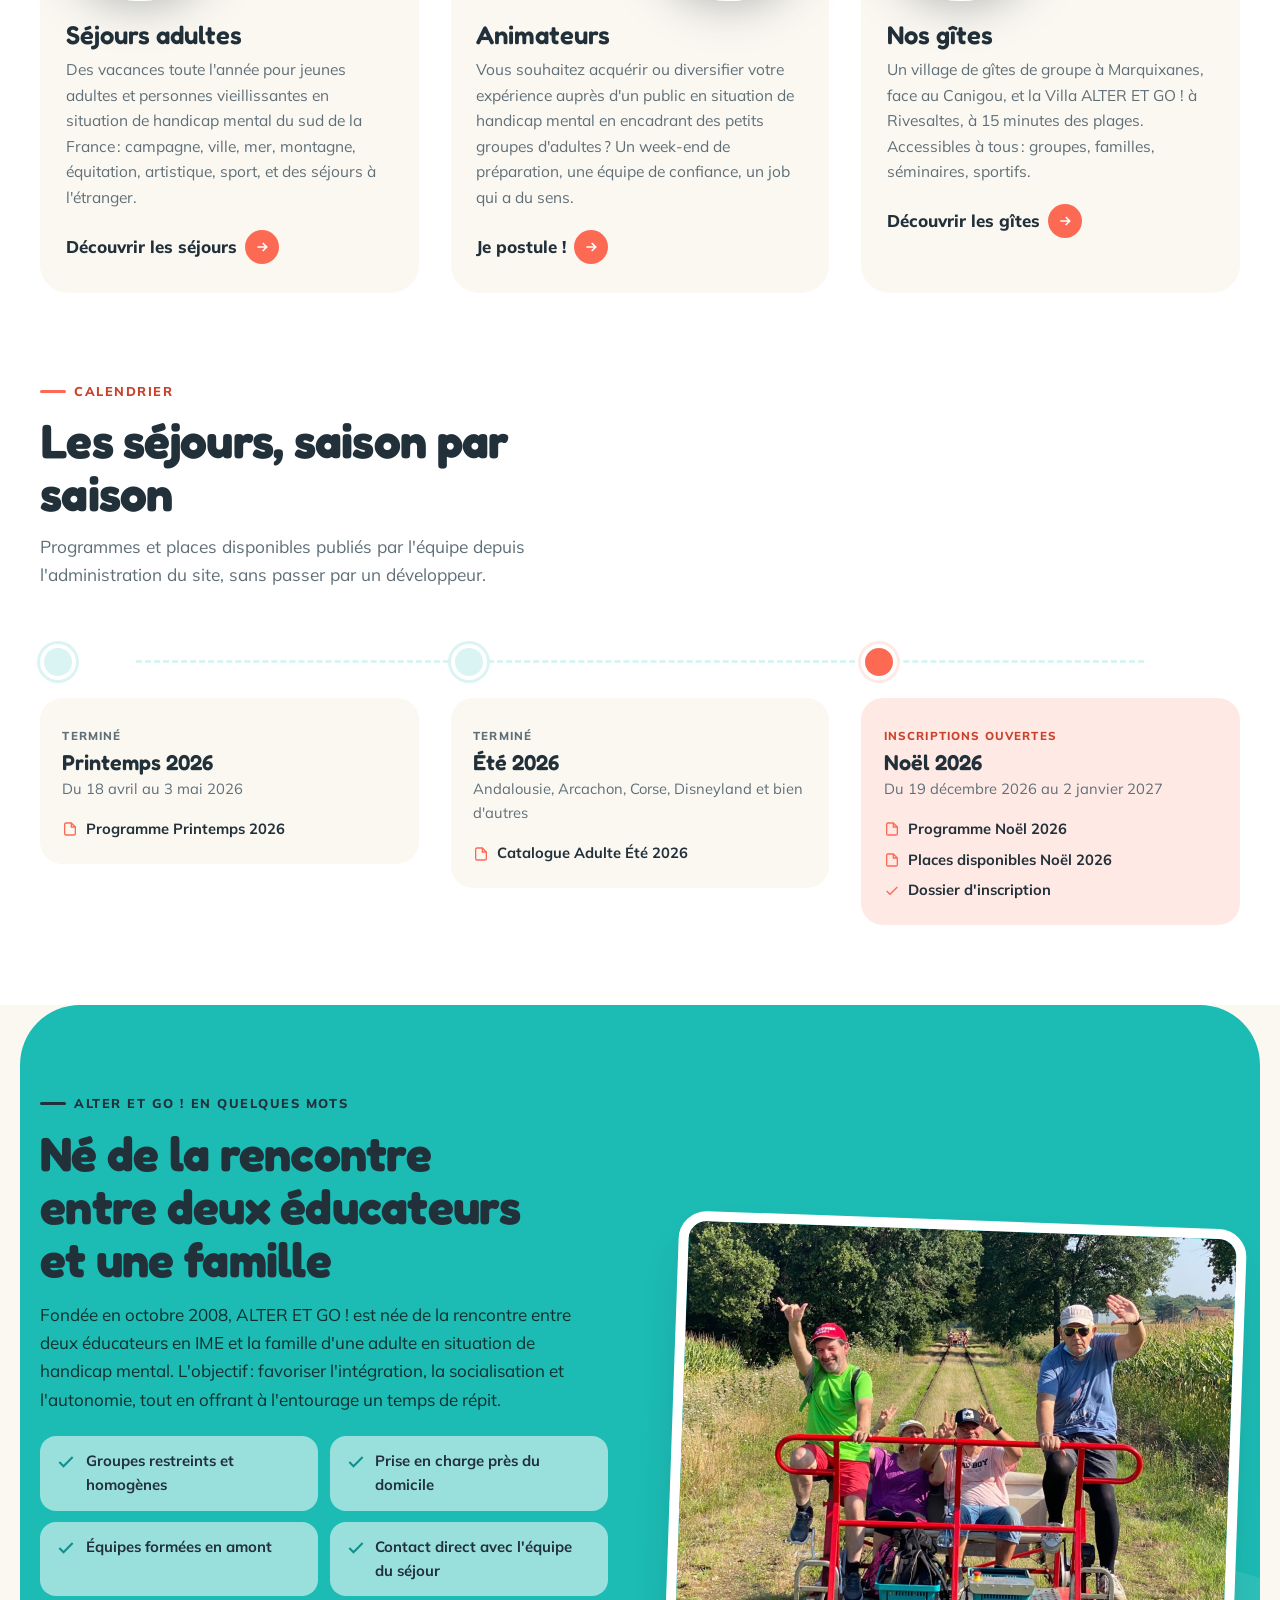
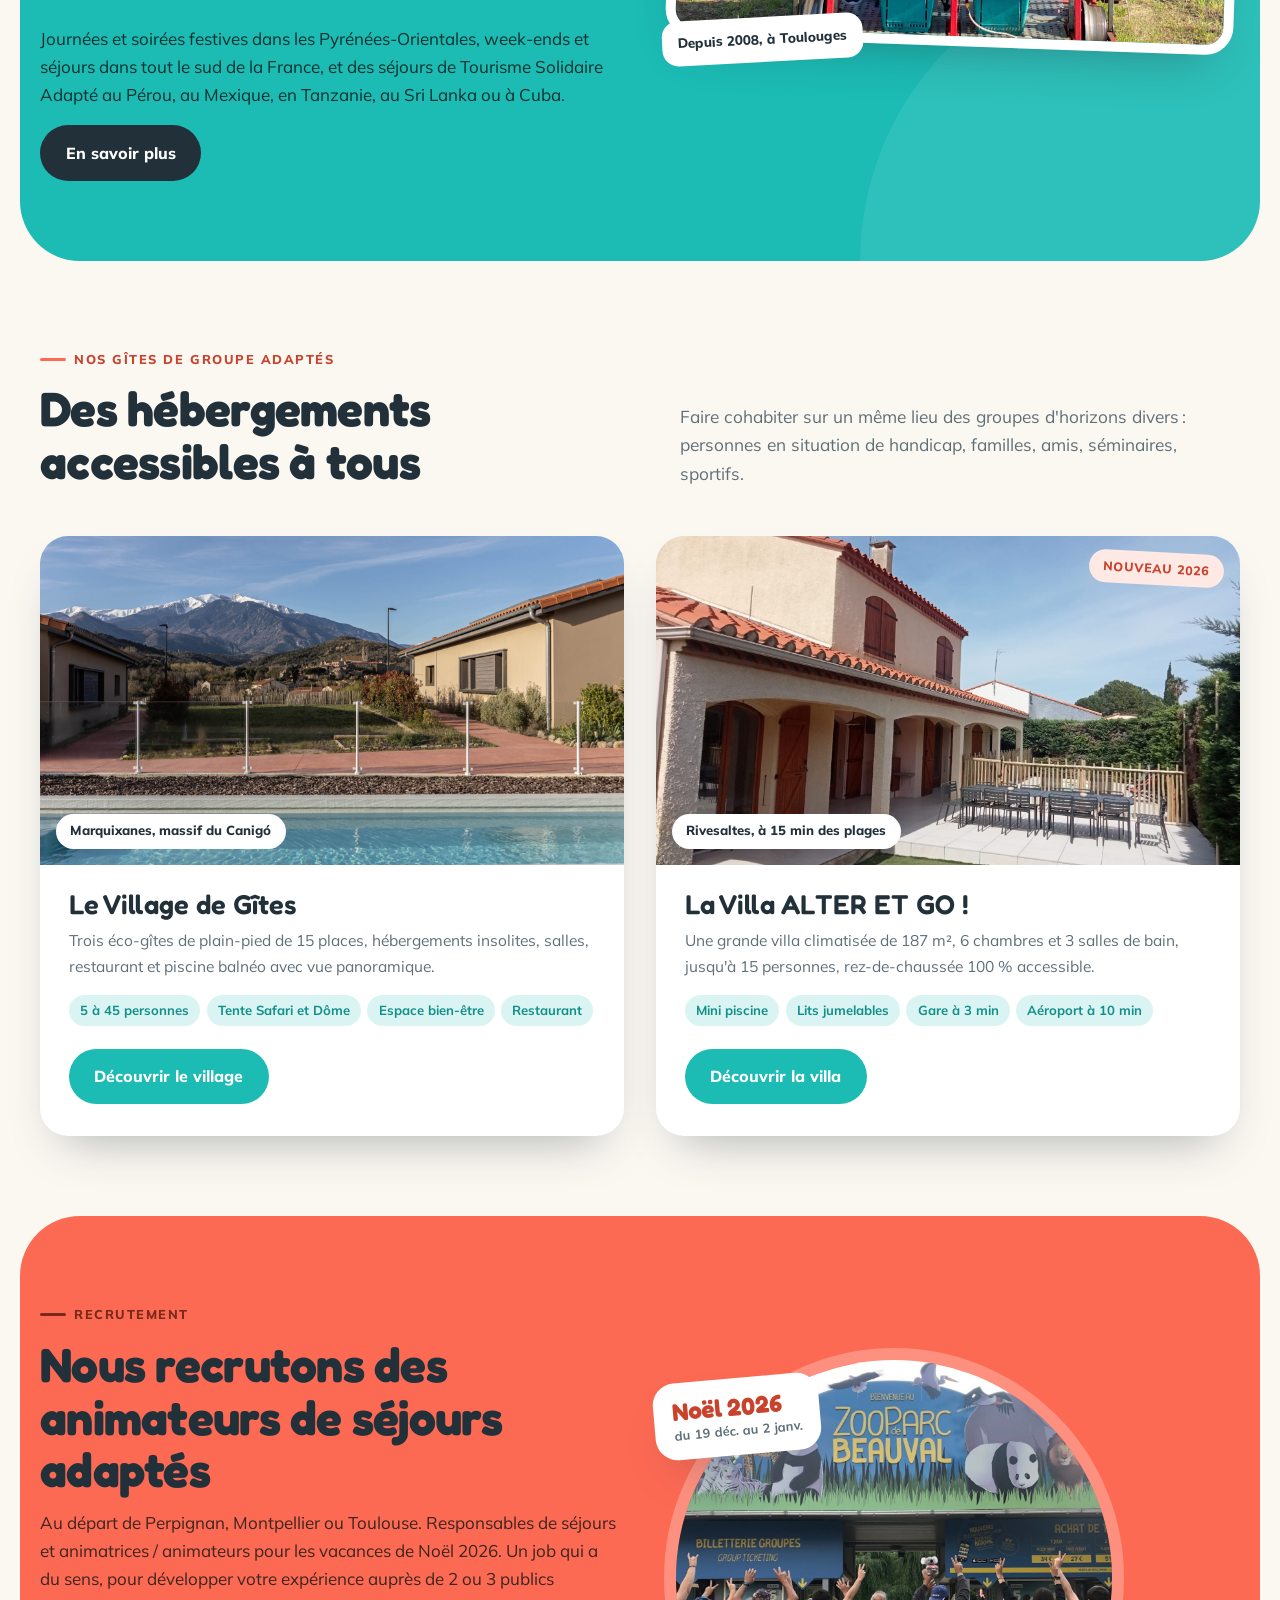
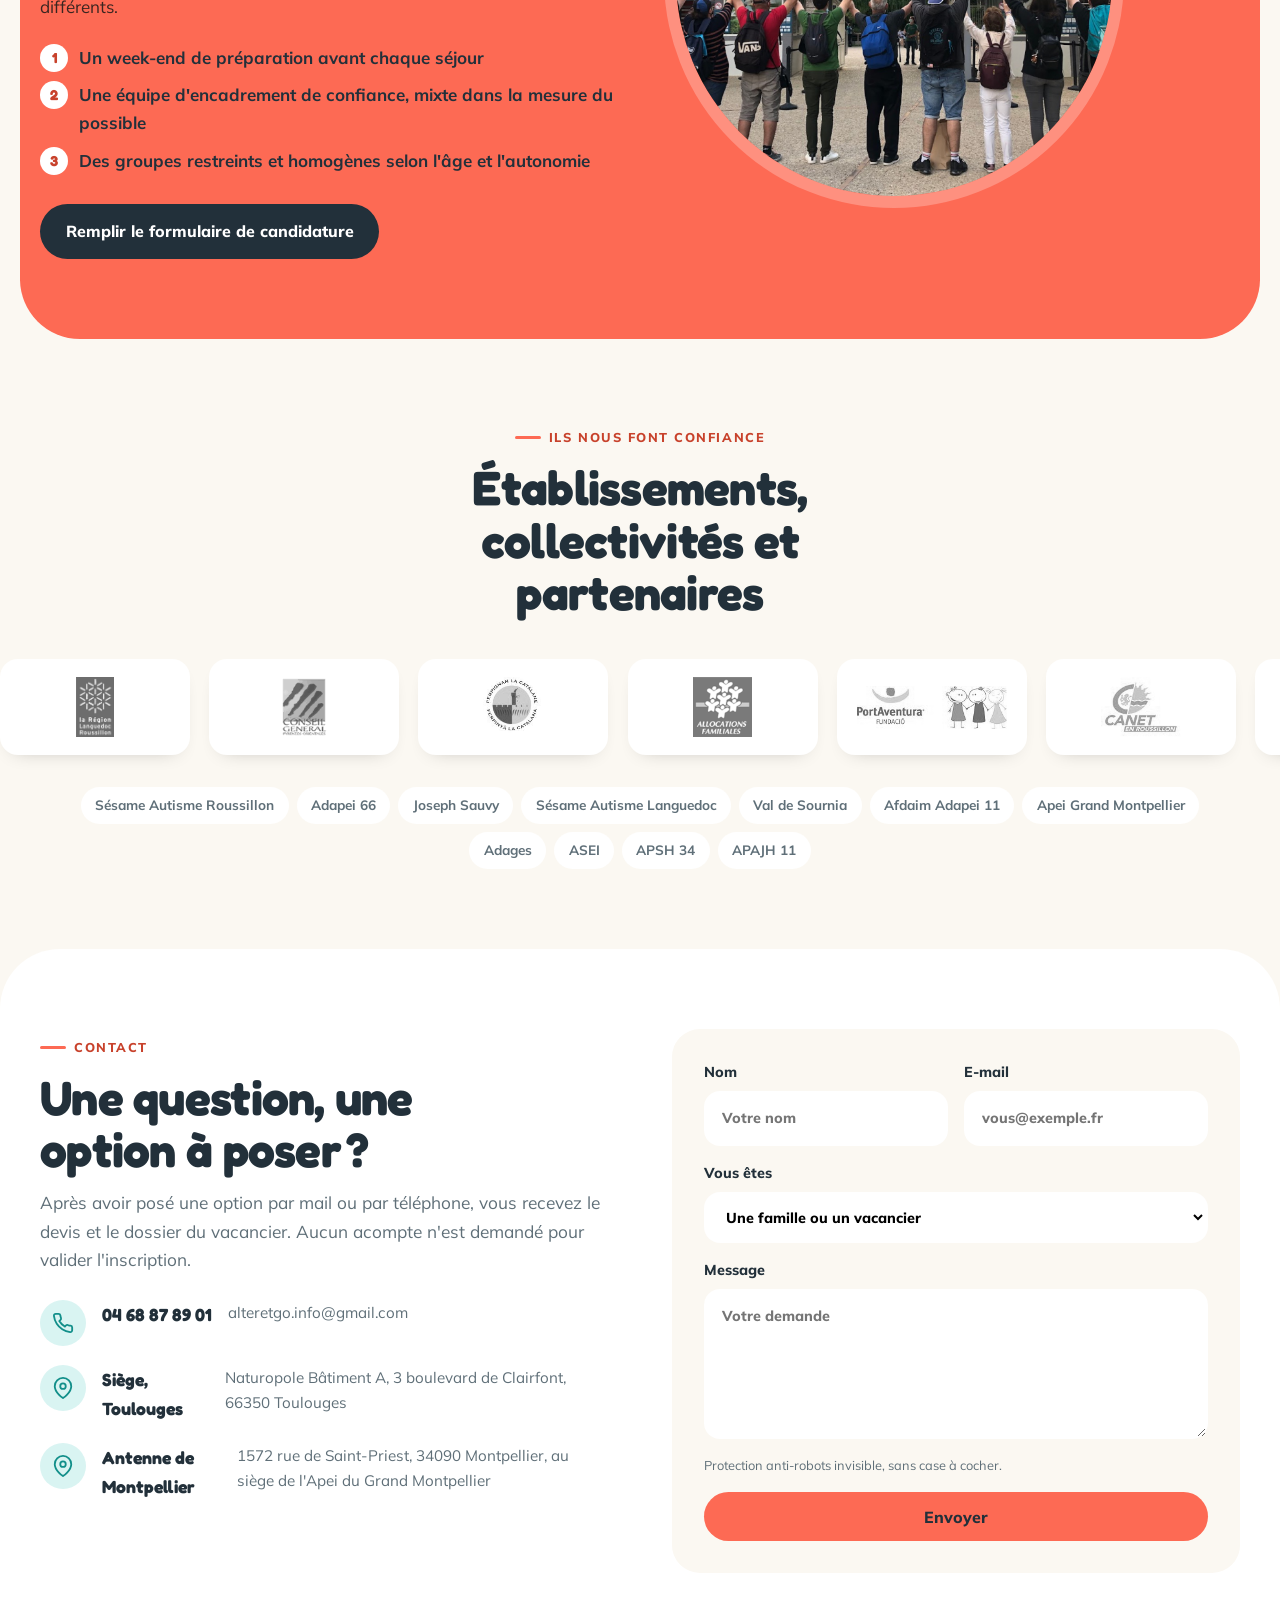
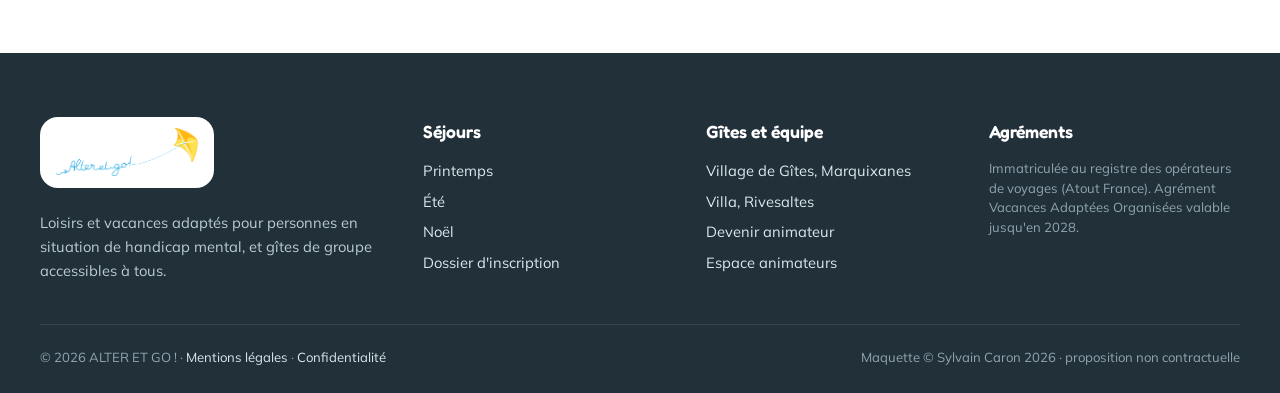
<file: maquette-2-cerf-volant.html>
<!DOCTYPE html>
<html lang="fr">
<head>
<meta charset="utf-8">
<meta name="viewport" content="width=device-width, initial-scale=1">
<title>Maquette 2 Cerf-volant : ALTER ET GO ! Vacances adaptées pour adultes</title>
<meta name="robots" content="noindex, nofollow">
<meta name="author" content="Sylvain Caron">
<meta name="copyright" content="Maquette (c) Sylvain Caron 2026. Proposition non contractuelle. Reproduction et réutilisation interdites sans accord écrit.">
<!-- Maquette page d'accueil, refonte Symfony du site alteretgo.org. (c) Sylvain Caron 2026. Proposition non contractuelle. -->
<link rel="stylesheet" href="assets/barre.css">
<link rel="preconnect" href="https://fonts.googleapis.com">
<link href="https://fonts.googleapis.com/css2?family=Fredoka:wght@500;600;700&family=Mulish:wght@400;600;700;800&display=swap" rel="stylesheet">
<style>
:root{
  --turquoise:#1cbbb4; --turquoise-d:#128f8a; --turquoise-l:#d9f4f2; --creme:#fbf8f2;
  --corail:#fd6a54; --corail-d:#c8422c; --corail-l:#ffe9e4;
  --encre:#22303a; --gris:#5f6f78; --blanc:#fff;
  --display:'Fredoka',sans-serif; --body:'Mulish',sans-serif;
  --r:28px; --ombre:0 24px 50px -24px rgba(34,48,58,.4);
}
*{box-sizing:border-box;margin:0;padding:0}
html{scroll-behavior:smooth}
body{font-family:var(--body);color:var(--encre);background:var(--creme);line-height:1.65;font-size:17px;-webkit-font-smoothing:antialiased;overflow-x:hidden}
img{display:block;max-width:100%}
a{color:var(--turquoise-d)}
h1,h2,h3{font-family:var(--display);font-weight:600;line-height:1.1}
.wrap{width:min(1200px,100% - 40px);margin-inline:auto}
.btn{display:inline-flex;align-items:center;gap:.5rem;padding:.9rem 1.6rem;border-radius:999px;font-weight:800;text-decoration:none;cursor:pointer;border:0;transition:transform .2s,box-shadow .2s,background .2s;font-family:var(--body);font-size:1rem}
.btn:hover{transform:translateY(-3px) rotate(-1deg);box-shadow:var(--ombre)}
.btn:focus-visible{outline:3px solid var(--encre);outline-offset:3px}
.btn-corail{background:var(--corail);color:var(--encre)}.btn-corail:hover{background:#ff8a72}
.btn-turq{background:var(--turquoise);color:#fff}.btn-turq:hover{background:var(--turquoise-d)}
.btn-encre{background:var(--encre);color:#fff}
.btn-line{background:transparent;color:var(--encre);box-shadow:inset 0 0 0 2px var(--encre)}
.sur{display:inline-flex;align-items:center;gap:.5rem;font-weight:800;font-size:.8rem;letter-spacing:.12em;text-transform:uppercase;color:var(--corail-d);margin-bottom:.8rem}
.sur::before{content:"";width:26px;height:3px;background:var(--corail);border-radius:3px}
.reveal{opacity:0;transform:translateY(26px);transition:opacity .7s ease,transform .7s ease}
.reveal.in{opacity:1;transform:none}
@media(prefers-reduced-motion:reduce){.reveal{opacity:1;transform:none;transition:none}*{animation:none!important;transition:none!important}}

/* header */
.header{position:sticky;top:0;z-index:40;padding:.8rem 0}
.header .wrap{background:#fff;border-radius:999px;box-shadow:0 10px 30px -14px rgba(34,48,58,.3);display:flex;align-items:center;justify-content:space-between;padding:.5rem .6rem .5rem 1.4rem;min-height:72px;gap:1rem}
.logo img{height:52px;width:auto}
.nav ul{list-style:none;display:flex;gap:.1rem;align-items:center}
.nav a{display:block;padding:.6rem .95rem;text-decoration:none;color:var(--encre);font-weight:800;font-size:.93rem;border-radius:999px;transition:background .2s,color .2s}
.nav a:hover{background:var(--turquoise-l);color:var(--turquoise-d)}
.nav li.has-sub{position:relative}
.nav .sub{position:absolute;top:calc(100% + 8px);left:0;background:#fff;min-width:270px;border-radius:18px;box-shadow:var(--ombre);padding:.6rem;display:none;flex-direction:column;gap:2px}
.nav li.has-sub:hover .sub,.nav li.has-sub:focus-within .sub{display:flex}
.nav .sub a{font-weight:700;font-size:.92rem;border-radius:12px}
.nav .cta a{background:var(--corail);color:var(--encre);padding:.7rem 1.3rem;margin-left:.4rem;display:inline-flex;align-items:center;gap:.5rem}
.nav .cta a:hover{background:#ff8a72;color:var(--encre)}
.nav .cta i{width:8px;height:8px;border-radius:50%;background:var(--encre);animation:pulse 1.6s infinite}
@keyframes pulse{0%,100%{box-shadow:0 0 0 0 rgba(34,48,58,.5)}70%{box-shadow:0 0 0 7px rgba(34,48,58,0)}}
.tel{display:inline-flex;align-items:center;gap:.5rem;font-weight:800;text-decoration:none;color:var(--encre);padding:.6rem 1rem;border-radius:999px;background:var(--creme)}
.tel svg{width:16px;height:16px;fill:var(--turquoise)}
.burger{display:none;background:var(--creme);border:0;border-radius:50%;width:48px;height:48px;cursor:pointer;place-items:center}
.burger span{display:block;width:22px;height:2px;background:var(--encre);box-shadow:0 -7px 0 var(--encre),0 7px 0 var(--encre)}

/* hero */
.hero{position:relative;padding:3rem 0 2rem;overflow:hidden}
.hero .wrap{display:grid;grid-template-columns:1.05fr .95fr;gap:3rem;align-items:center;position:relative}
.hero h1{font-size:clamp(2.6rem,5.4vw,4.6rem);font-weight:700;letter-spacing:-.02em;max-width:12ch}
.hero h1 em{font-style:normal;color:var(--turquoise);position:relative;display:inline-block}
.hero h1 em::after{content:"";position:absolute;left:0;right:0;bottom:.08em;height:.32em;background:var(--corail-l);z-index:-1;border-radius:6px;transform:rotate(-1.5deg)}
.hero .lead{font-size:1.2rem;color:var(--gris);max-width:44ch;margin:1.4rem 0 1.8rem}
.hero .actions{display:flex;gap:.8rem;flex-wrap:wrap;align-items:center}
.hero .villes{margin-top:1.6rem;display:flex;flex-wrap:wrap;gap:.4rem}
.hero .villes span{background:#fff;border-radius:999px;padding:.3rem .75rem;font-size:.82rem;font-weight:700;color:var(--gris);box-shadow:0 2px 6px -2px rgba(0,0,0,.12)}
.hero .villes b{font-size:.82rem;color:var(--encre);align-self:center;margin-right:.3rem}
/* collage */
.collage{position:relative;height:560px}
.collage figure{position:absolute;border-radius:var(--r);overflow:hidden;box-shadow:var(--ombre);background:#fff;padding:10px;transition:transform .4s}
.collage figure img{border-radius:calc(var(--r) - 10px);width:100%;height:100%;object-fit:cover}
.collage .f1{width:62%;height:64%;left:0;top:0;transform:rotate(-4deg);animation:flot 7s ease-in-out infinite}
.collage .f2{width:50%;height:52%;right:0;top:14%;transform:rotate(5deg);animation:flot 8s 1s ease-in-out infinite}
.collage .f3{width:46%;height:40%;left:22%;bottom:0;transform:rotate(-2deg);animation:flot 9s 2s ease-in-out infinite}
.collage figure:hover{z-index:3;transform:rotate(0) scale(1.03)}
@keyframes flot{0%,100%{translate:0 0}50%{translate:0 -10px}}
.collage .sticker{position:absolute;right:-6px;bottom:8%;width:150px;height:150px;border-radius:50%;background:var(--corail);color:var(--encre);display:grid;place-content:center;text-align:center;font-family:var(--display);font-weight:700;line-height:1;transform:rotate(8deg);box-shadow:var(--ombre);z-index:4}
.collage .sticker b{font-size:2.6rem}
.collage .sticker small{font-family:var(--body);font-size:.72rem;letter-spacing:.08em;text-transform:uppercase;font-weight:800}
/* fil du cerf-volant */
.fil{position:absolute;inset:0;pointer-events:none;z-index:0}
.fil path{fill:none;stroke:var(--turquoise);stroke-width:2.5;stroke-dasharray:6 8;stroke-linecap:round;animation:fil 2.4s ease-out both;opacity:.6}
@keyframes fil{from{stroke-dashoffset:900}to{stroke-dashoffset:0}}

/* A LA UNE bandeau */
.alaune{padding:2rem 0 4rem}
.alaune .boite{background:var(--encre);color:#fff;border-radius:var(--r);display:grid;grid-template-columns:auto 1fr auto;gap:2rem;align-items:center;padding:1.6rem 2rem;position:relative;overflow:hidden;box-shadow:var(--ombre)}
.alaune .boite::before{content:"";position:absolute;width:360px;height:360px;border-radius:50%;background:var(--turquoise);opacity:.18;left:-120px;top:-180px}
.alaune .date{position:relative;background:var(--corail);color:var(--encre);border-radius:20px;padding:.9rem 1.1rem;text-align:center;font-family:var(--display);line-height:1;min-width:92px}
.alaune .date b{font-size:2.3rem;display:block}
.alaune .date span{font-size:.8rem;text-transform:uppercase;letter-spacing:.08em;font-family:var(--body);font-weight:800}
.alaune .txt{position:relative}
.alaune .tag{font-size:.74rem;letter-spacing:.14em;text-transform:uppercase;font-weight:800;color:var(--turquoise);display:inline-flex;align-items:center;gap:.5rem}
.alaune .tag i{width:8px;height:8px;border-radius:50%;background:var(--turquoise);animation:pulse2 1.6s infinite}
@keyframes pulse2{0%,100%{box-shadow:0 0 0 0 rgba(28,187,180,.7)}70%{box-shadow:0 0 0 8px rgba(28,187,180,0)}}
.alaune h2{font-size:1.5rem;margin:.3rem 0 .3rem}
.alaune p{color:#c9d8de;font-size:.95rem;max-width:62ch}
.alaune .docs{position:relative;display:flex;flex-direction:column;gap:.6rem}
.alaune .doc{display:inline-flex;align-items:center;gap:.5rem;padding:.65rem 1rem;border-radius:999px;background:#fff;color:var(--encre);font-weight:800;font-size:.88rem;text-decoration:none;transition:transform .2s,background .2s;white-space:nowrap}
.alaune .doc:hover{background:var(--turquoise);color:#fff;transform:translateX(4px)}
.alaune .doc svg{width:16px;height:16px}
.alaune .doc.sec{background:transparent;color:#fff;box-shadow:inset 0 0 0 2px rgba(255,255,255,.35)}
.alaune .doc.sec:hover{background:rgba(255,255,255,.12)}

/* activites */
.section{padding:5rem 0}
.titre{font-size:clamp(2rem,3.8vw,3rem);font-weight:700;letter-spacing:-.015em;max-width:18ch}
.intro{color:var(--gris);font-size:1.08rem;max-width:56ch;margin-top:.8rem}
.activites{background:#fff;border-radius:60px 60px 0 0;position:relative}
.activites .head{display:grid;grid-template-columns:1fr auto;align-items:end;gap:2rem;margin-bottom:3rem}
.bulles{display:grid;grid-template-columns:repeat(3,1fr);gap:2rem}
.bulle{position:relative;padding-top:120px;text-align:left}
.bulle .ph{position:absolute;top:0;left:0;width:200px;height:200px;border-radius:50%;overflow:hidden;border:8px solid #fff;box-shadow:var(--ombre)}
.bulle .ph img{width:100%;height:100%;object-fit:cover;transition:transform .6s}
.bulle:hover .ph img{transform:scale(1.08)}
.bulle .in{background:var(--creme);border-radius:var(--r);padding:100px 1.6rem 1.8rem;height:100%}
.bulle:nth-child(2) .ph{left:auto;right:0}
.bulle h3{font-size:1.6rem;margin-bottom:.5rem}
.bulle p{color:var(--gris);font-size:.97rem}
.bulle .lien{display:inline-flex;align-items:center;gap:.5rem;margin-top:1.2rem;font-weight:800;text-decoration:none;color:var(--encre)}
.bulle .lien span{width:34px;height:34px;border-radius:50%;background:var(--corail);color:#fff;display:grid;place-items:center;transition:transform .2s}
.bulle .lien:hover span{transform:translateX(5px)}
.bulle .lien svg{width:16px;height:16px}

/* saisons chemin */
.saisons{background:#fff;padding-top:0}
.chemin{position:relative;display:grid;grid-template-columns:repeat(3,1fr);gap:2rem;margin-top:3rem}
.chemin::before{content:"";position:absolute;left:8%;right:8%;top:22px;border-top:3px dashed var(--turquoise-l)}
.etape{position:relative;padding-top:60px}
.etape .pt{position:absolute;top:6px;left:0;width:36px;height:36px;border-radius:50%;background:var(--turquoise-l);border:4px solid #fff;box-shadow:0 0 0 3px var(--turquoise-l)}
.etape.active .pt{background:var(--corail);box-shadow:0 0 0 3px var(--corail-l)}
.etape .card{background:var(--creme);border-radius:22px;padding:1.4rem}
.etape.active .card{background:var(--corail-l)}
.etape .etat{font-size:.72rem;font-weight:800;letter-spacing:.1em;text-transform:uppercase;color:var(--gris)}
.etape.active .etat{color:var(--corail-d)}
.etape h3{font-size:1.35rem;margin:.2rem 0 .1rem}
.etape .dates{color:var(--gris);font-size:.92rem}
.etape ul{list-style:none;margin-top:1rem;display:grid;gap:.4rem}
.etape li a{display:flex;align-items:center;gap:.5rem;text-decoration:none;font-weight:700;font-size:.92rem;color:var(--encre)}
.etape li svg{width:16px;height:16px;color:var(--corail);flex:none}

/* histoire */
.histoire{background:var(--turquoise);color:var(--encre);border-radius:60px;margin:0 20px;position:relative;overflow:hidden}
.histoire::after{content:"";position:absolute;width:600px;height:600px;border-radius:50%;background:rgba(255,255,255,.08);right:-200px;bottom:-300px}
.histoire .wrap{display:grid;grid-template-columns:1fr 1fr;gap:4rem;align-items:center;position:relative;z-index:1}
.histoire .sur{color:var(--encre)}.histoire .sur::before{background:var(--encre)}
.histoire p{color:#10302e;margin-bottom:1rem}
.histoire .faits{list-style:none;display:grid;grid-template-columns:1fr 1fr;gap:.7rem;margin:1.4rem 0 1.8rem}
.histoire .faits li{background:rgba(255,255,255,.55);border-radius:16px;padding:.8rem 1rem;font-weight:700;font-size:.93rem;display:flex;gap:.6rem;align-items:flex-start}
.histoire .faits svg{width:20px;height:20px;flex:none;margin-top:3px;color:var(--turquoise-d)}
.histoire .ph{position:relative}
.histoire .ph img{border-radius:var(--r);width:100%;aspect-ratio:4/3;object-fit:cover;transform:rotate(2deg);border:10px solid #fff;box-shadow:var(--ombre)}
.histoire .ph figcaption{position:absolute;left:-10px;bottom:-16px;background:#fff;color:var(--encre);border-radius:16px;padding:.7rem 1rem;font-weight:800;font-size:.85rem;transform:rotate(-3deg);box-shadow:var(--ombre)}

/* gites */
.gites .head{display:grid;grid-template-columns:1fr auto;align-items:end;gap:2rem;margin-bottom:3rem}
.gites .deux{display:grid;grid-template-columns:1fr 1fr;gap:2rem}
.gite{background:#fff;border-radius:var(--r);overflow:hidden;box-shadow:var(--ombre);display:grid;grid-template-rows:auto 1fr;transition:transform .3s}
.gite:hover{transform:translateY(-6px)}
.gite .ph{position:relative;aspect-ratio:16/9}
.gite .ph img{width:100%;height:100%;object-fit:cover}
.gite .ph .lieu{position:absolute;left:1rem;bottom:1rem;background:#fff;border-radius:999px;padding:.4rem .9rem;font-weight:800;font-size:.82rem}
.gite .ph .nouveau{position:absolute;right:1rem;top:1rem;background:var(--corail-l);color:var(--corail-d);border-radius:999px;padding:.4rem .9rem;font-weight:800;font-size:.78rem;letter-spacing:.08em;text-transform:uppercase;transform:rotate(3deg)}
.gite .in{padding:1.6rem 1.8rem 2rem}
.gite h3{font-size:1.7rem}
.gite p{color:var(--gris);margin:.5rem 0 1rem;font-size:.97rem}
.gite ul{list-style:none;display:flex;flex-wrap:wrap;gap:.4rem;margin-bottom:1.4rem}
.gite li{background:var(--turquoise-l);color:var(--turquoise-d);font-weight:700;font-size:.82rem;padding:.3rem .7rem;border-radius:999px}

/* recrutement */
.recrute{background:var(--corail);color:var(--encre);border-radius:60px;margin:0 20px;position:relative;overflow:hidden}
.recrute .wrap{display:grid;grid-template-columns:1fr 1fr;gap:3rem;align-items:center}
.recrute .sur{color:#7a2a1a}.recrute .sur::before{background:#7a2a1a}
.recrute p{color:#3a2520;margin-top:.8rem}
.recrute .points{list-style:none;margin:1.4rem 0 1.8rem;display:grid;gap:.6rem}
.recrute .points li{display:flex;gap:.7rem;align-items:flex-start;font-weight:700}
.recrute .points span{width:28px;height:28px;border-radius:50%;background:#fff;color:var(--corail-d);display:grid;place-items:center;flex:none;font-family:var(--display);font-size:.9rem}
.recrute .ph{position:relative;justify-self:end}
.recrute .ph img{width:min(100%,460px);aspect-ratio:1;object-fit:cover;border-radius:50%;border:12px solid rgba(255,255,255,.25)}
.recrute .ph .bulle-date{position:absolute;left:-10px;top:30px;background:#fff;color:var(--encre);border-radius:22px;padding:1rem 1.2rem;box-shadow:var(--ombre);transform:rotate(-5deg);font-family:var(--display);line-height:1.1}
.recrute .ph .bulle-date b{font-size:1.5rem;display:block;color:var(--corail-d)}
.recrute .ph .bulle-date small{font-family:var(--body);font-weight:700;font-size:.8rem;color:var(--gris)}

/* confiance marquee */
.confiance{overflow:hidden}
.marquee{display:flex;gap:1.2rem;width:max-content;animation:defile 40s linear infinite;margin-top:2.5rem}
.marquee:hover{animation-play-state:paused}
.marquee div{background:#fff;border-radius:18px;width:190px;height:96px;display:grid;place-items:center;padding:.8rem;box-shadow:0 8px 20px -14px rgba(0,0,0,.3)}
.marquee img{max-height:60px;max-width:150px;object-fit:contain;filter:grayscale(1);opacity:.8}
.marquee div:hover img{filter:none;opacity:1}
@keyframes defile{to{transform:translateX(-50%)}}
.etabs{margin-top:2rem;display:flex;flex-wrap:wrap;gap:.5rem;justify-content:center}
.etabs span{background:#fff;font-weight:700;font-size:.85rem;padding:.45rem .9rem;border-radius:999px;color:var(--gris)}

/* contact */
.contact{background:#fff;border-radius:60px 60px 0 0}
.contact .wrap{display:grid;grid-template-columns:1fr 1fr;gap:4rem;align-items:start}
.contact .coord{display:grid;gap:1.2rem;margin-top:1.6rem}
.contact .coord div{display:flex;gap:1rem;align-items:flex-start}
.contact .coord i{width:46px;height:46px;border-radius:50%;background:var(--turquoise-l);display:grid;place-items:center;flex:none}
.contact .coord svg{width:22px;height:22px;color:var(--turquoise-d)}
.contact .coord b{display:block;font-family:var(--display);font-size:1.1rem}
.contact .coord span{color:var(--gris);font-size:.95rem}
.form{background:var(--creme);border-radius:var(--r);padding:2rem;display:grid;gap:1rem}
.form label{font-weight:800;font-size:.9rem;display:grid;gap:.4rem}
.form input,.form textarea,.form select{font:inherit;padding:.85rem 1rem;border:2px solid transparent;background:#fff;border-radius:16px;width:100%;transition:border .2s}
.form input:focus,.form textarea:focus,.form select:focus{outline:none;border-color:var(--turquoise)}
.form .deux{display:grid;grid-template-columns:1fr 1fr;gap:1rem}
.form small{color:var(--gris);font-size:.8rem}

/* footer */
.footer{background:var(--encre);color:#b9cdd3;padding:4rem 0 1.5rem;font-size:.92rem}
.footer .cols{display:grid;grid-template-columns:1.4fr 1fr 1fr 1fr;gap:2rem;padding-bottom:2.5rem;border-bottom:1px solid rgba(255,255,255,.1)}
.footer .logo-f{background:#fff;border-radius:18px;padding:.7rem 1rem;display:inline-block;margin-bottom:1rem}
.footer .logo-f img{height:48px}
.footer h4{color:#fff;font-family:var(--display);margin-bottom:.8rem;font-size:1.1rem;font-weight:600}
.footer ul{list-style:none;display:grid;gap:.4rem}
.footer a{color:#dbe9ec;text-decoration:none}.footer a:hover{color:var(--turquoise)}
.footer .agre{font-size:.82rem;line-height:1.5;color:#8fa6ae}
.footer .bas{display:flex;justify-content:space-between;flex-wrap:wrap;gap:.6rem;padding-top:1.4rem;font-size:.82rem;color:#8fa6ae}

/* popup */
.popup{position:fixed;inset:0;z-index:100;display:none;place-items:center;padding:1rem;background:rgba(34,48,58,.55);backdrop-filter:blur(4px)}
.popup.is-open{display:grid}
.popup .box{background:#fff;border-radius:34px;max-width:620px;width:100%;box-shadow:0 40px 80px -20px rgba(0,0,0,.5);animation:popin .5s cubic-bezier(.2,.9,.2,1.1);position:relative;padding:2.2rem 2.2rem 1.8rem}
@keyframes popin{from{opacity:0;transform:scale(.9) rotate(-2deg)}to{opacity:1;transform:none}}
.popup .ruban{position:absolute;top:-16px;left:2rem;background:var(--corail);color:var(--encre);border-radius:999px;padding:.5rem 1rem;font-weight:800;font-size:.78rem;letter-spacing:.12em;text-transform:uppercase;transform:rotate(-2deg)}
.popup h3{font-size:1.8rem;color:var(--turquoise-d);margin:.4rem 0 .8rem}
.popup p{color:var(--gris);margin-bottom:.8rem;font-size:.98rem}
.popup strong{color:var(--corail-d)}
.popup .pied{display:flex;gap:.7rem;flex-wrap:wrap;align-items:center;justify-content:space-between;margin-top:1.2rem}
.popup .pied label{font-size:.82rem;color:var(--gris);display:flex;gap:.4rem;align-items:center;cursor:pointer}
.popup .note{font-size:.78rem;color:#9aa9b0;margin-top:1rem;border-top:1px dashed #e4e9ec;padding-top:.8rem}
.popup-close{position:absolute;top:1rem;right:1rem;width:42px;height:42px;border-radius:50%;border:0;background:var(--creme);color:var(--encre);font-size:1.5rem;cursor:pointer;line-height:1;transition:background .2s,transform .2s}
.popup-close:hover{background:var(--corail-l);transform:rotate(90deg)}
.popup-close:focus-visible{outline:3px solid var(--encre)}
body.popup-open{overflow:hidden}
.maq{position:fixed;bottom:12px;left:12px;z-index:90;background:rgba(34,48,58,.85);color:#fff;font-size:.72rem;padding:.4rem .7rem;border-radius:8px;letter-spacing:.03em;pointer-events:none}

@media(max-width:1024px){
  .hero .wrap,.histoire .wrap,.recrute .wrap,.contact .wrap,.gites .deux{grid-template-columns:1fr}
  .collage{height:440px}
  .bulles{grid-template-columns:1fr;gap:3rem}
  .chemin{grid-template-columns:1fr}.chemin::before{display:none}
  .footer .cols{grid-template-columns:1fr 1fr}
  .alaune .boite{grid-template-columns:auto 1fr}
  .alaune .docs{grid-column:1/-1;flex-direction:row;flex-wrap:wrap}
  .recrute .ph{justify-self:start}
}
@media(max-width:900px){
  .nav{display:none;position:absolute;left:20px;right:20px;top:calc(100% + 6px);background:#fff;border-radius:24px;padding:1rem;box-shadow:var(--ombre)}
  .nav.open{display:block}
  .nav ul{flex-direction:column;align-items:stretch;gap:0}
  .nav .sub{position:static;display:flex;box-shadow:none;padding:0 0 0 1rem}
  .nav .cta a{margin:.6rem 0 0;justify-content:center}
  .burger{display:grid}
  .tel span{display:none}
  .header{position:relative}
}
@media(max-width:640px){
  body{font-size:16px}
  .section{padding:3.5rem 0}
  .histoire,.recrute{margin:0;border-radius:40px}
  .activites,.contact{border-radius:40px 40px 0 0}
  .collage{height:380px}
  .collage .sticker{width:110px;height:110px}.collage .sticker b{font-size:1.9rem}
  .bulle .ph{width:150px;height:150px}
  .bulle .in{padding-top:70px}
  .bulle{padding-top:90px}
  .form .deux{grid-template-columns:1fr}
  .histoire .faits{grid-template-columns:1fr}
  .footer .cols{grid-template-columns:1fr}
  .alaune .boite{grid-template-columns:1fr;padding:1.4rem}
  .alaune .date{display:inline-block}
  .activites .head,.gites .head{grid-template-columns:1fr}
  .popup .box{padding:1.8rem 1.4rem 1.4rem}
}
</style>
</head>
<body>
<div class="barre-maq" role="navigation" aria-label="Navigation entre les maquettes"><a class="retour" href="index.html">&#8592; <span class="mot">Voir les</span> 3 visuels</a><div class="onglets"><a href="maquette-1-horizon.html"><b>1</b><span>Horizon</span></a><a href="maquette-2-cerf-volant.html" class="actif" aria-current="page"><b>2</b><span>Cerf-volant</span></a><a href="maquette-3-carnet.html"><b>3</b><span>Carnet</span></a></div><div class="fleches"><a href="maquette-1-horizon.html" title="Maquette précédente" aria-label="Maquette précédente">&#8249;</a><a href="maquette-3-carnet.html" title="Maquette suivante" aria-label="Maquette suivante">&#8250;</a></div></div>

<header class="header">
  <div class="wrap">
    <a class="logo" href="#"><img src="assets/img/logo.png" alt="ALTER ET GO ! Loisirs pour personnes en situation de handicap mental"></a>
    <nav class="nav" aria-label="Navigation principale">
      <ul>
        <li class="has-sub"><a href="#sejours">Séjours adultes</a>
          <div class="sub"><a href="#">Séjours Printemps</a><a href="#">Séjours Été</a><a href="#">Séjours Noël</a><a href="#">Dossier d'inscription</a><a href="#confiance">Ils nous font confiance</a></div></li>
        <li class="has-sub"><a href="#recrute">Animateurs</a><div class="sub"><a href="#recrute">Je postule !</a><a href="#">Espace animateurs</a></div></li>
        <li class="has-sub"><a href="#gites">Nos gîtes</a><div class="sub"><a href="#">Le Village de Gîtes, Marquixanes</a><a href="#">La Villa ALTER ET GO !, Rivesaltes</a></div></li>
        <li><a href="#contact">Contact</a></li>
        <li class="cta"><a href="#" data-open-popup><i></i> Actualités</a></li>
      </ul>
    </nav>
    <div style="display:flex;gap:.5rem;align-items:center">
      <a class="tel" href="tel:0468878901"><svg viewBox="0 0 24 24"><path d="M6.6 10.8a15 15 0 0 0 6.6 6.6l2.2-2.2a1 1 0 0 1 1-.25 11.4 11.4 0 0 0 3.6.57 1 1 0 0 1 1 1V20a1 1 0 0 1-1 1A17 17 0 0 1 3 4a1 1 0 0 1 1-1h3.5a1 1 0 0 1 1 1c0 1.25.2 2.45.57 3.57a1 1 0 0 1-.25 1z"/></svg><span>04 68 87 89 01</span></a>
      <button class="burger" aria-label="Menu" aria-expanded="false"><span></span></button>
    </div>
  </div>
</header>

<section class="hero">
  <svg class="fil" viewBox="0 0 1440 700" preserveAspectRatio="none" aria-hidden="true"><path d="M-20 520 C 200 420, 380 640, 640 480 S 1000 240, 1180 300 S 1400 160, 1470 60"/></svg>
  <div class="wrap">
    <div class="reveal in">
      <span class="sur">Loisirs et vacances adaptés depuis 2008</span>
      <h1>Partir en <em>vacances</em>, tout simplement.</h1>
      <p class="lead">Séjours adaptés pour adultes en situation de handicap mental, toute l'année, en petits groupes homogènes, avec des équipes formées et une prise en charge près de chez vous.</p>
      <div class="actions">
        <a class="btn btn-corail" href="#sejours">Voir les séjours de Noël 2026</a>
        <a class="btn btn-line" href="#gites">Nos gîtes de groupe</a>
      </div>
      <div class="villes"><b>Départs :</b><span>Perpignan</span><span>Narbonne</span><span>Béziers</span><span>Montpellier</span><span>Nîmes</span><span>Arles</span><span>Avignon</span><span>Carcassonne</span><span>Castelnaudary</span><span>Toulouse</span></div>
    </div>
    <div class="collage" aria-hidden="true">
      <figure class="f1"><img src="assets/img/slider-test1.jpg" alt=""></figure>
      <figure class="f2"><img src="assets/img/activite1.jpg" alt=""></figure>
      <figure class="f3"><img src="assets/img/img_0844_cuba-min.jpg" alt=""></figure>
      <div class="sticker"><b>800+</b><small>vacanciers<br>été 2026</small></div>
    </div>
  </div>
</section>

<section class="alaune" id="actualites">
  <div class="wrap">
    <div class="boite reveal">
      <div class="date"><b>25</b><span>sept. 2026</span></div>
      <div class="txt">
        <span class="tag"><i></i> À la une</span>
        <h2>Le programme des séjours adaptés de Noël 2026 est en ligne</h2>
        <p>Séjours du samedi 19 décembre 2026 au samedi 2 janvier 2027. Choisissez selon le niveau d'autonomie, la tranche d'âge, la dynamique et la thématique du séjour.</p>
      </div>
      <div class="docs">
        <a class="doc" href="#"><svg viewBox="0 0 24 24" fill="none" stroke="currentColor" stroke-width="2"><path d="M14 3H6a2 2 0 0 0-2 2v14a2 2 0 0 0 2 2h12a2 2 0 0 0 2-2V9z"/><path d="M14 3v6h6"/></svg> Programme Noël 2026</a>
        <a class="doc" href="#"><svg viewBox="0 0 24 24" fill="none" stroke="currentColor" stroke-width="2"><path d="M14 3H6a2 2 0 0 0-2 2v14a2 2 0 0 0 2 2h12a2 2 0 0 0 2-2V9z"/><path d="M14 3v6h6"/></svg> Places disponibles</a>
        <a class="doc sec" href="#" data-open-popup>Toutes les actualités</a>
      </div>
    </div>
  </div>
</section>

<section class="section activites" id="sejours">
  <div class="wrap">
    <div class="head reveal">
      <div><span class="sur">Découvrez nos activités</span><h2 class="titre">Trois façons de partir avec ALTER ET GO !</h2></div>
      <p class="intro">Des séjours adaptés pour les vacanciers, des missions pour les animateurs, et des gîtes de groupe ouverts à tous.</p>
    </div>
    <div class="bulles">
      <article class="bulle reveal">
        <div class="ph"><img src="assets/img/6.jpg" alt="Groupe de vacanciers en montagne"></div>
        <div class="in"><h3>Séjours adultes</h3><p>Des vacances toute l'année pour jeunes adultes et personnes vieillissantes en situation de handicap mental du sud de la France : campagne, ville, mer, montagne, équitation, artistique, sport, et des séjours à l'étranger.</p><a class="lien" href="#">Découvrir les séjours <span><svg viewBox="0 0 24 24" fill="none" stroke="currentColor" stroke-width="2.5"><path d="M5 12h14M13 6l6 6-6 6"/></svg></span></a></div>
      </article>
      <article class="bulle reveal">
        <div class="ph"><img src="assets/img/photo-anime-alter-min.jpg" alt="Équipe et vacanciers sur une passerelle en altitude"></div>
        <div class="in"><h3>Animateurs</h3><p>Vous souhaitez acquérir ou diversifier votre expérience auprès d'un public en situation de handicap mental en encadrant des petits groupes d'adultes ? Un week-end de préparation, une équipe de confiance, un job qui a du sens.</p><a class="lien" href="#recrute">Je postule ! <span><svg viewBox="0 0 24 24" fill="none" stroke="currentColor" stroke-width="2.5"><path d="M5 12h14M13 6l6 6-6 6"/></svg></span></a></div>
      </article>
      <article class="bulle reveal">
        <div class="ph"><img src="assets/img/villa-piscine-1.jpg" alt="Piscine de la Villa ALTER ET GO ! à Rivesaltes"></div>
        <div class="in"><h3>Nos gîtes</h3><p>Un village de gîtes de groupe à Marquixanes, face au Canigou, et la Villa ALTER ET GO ! à Rivesaltes, à 15 minutes des plages. Accessibles à tous : groupes, familles, séminaires, sportifs.</p><a class="lien" href="#gites">Découvrir les gîtes <span><svg viewBox="0 0 24 24" fill="none" stroke="currentColor" stroke-width="2.5"><path d="M5 12h14M13 6l6 6-6 6"/></svg></span></a></div>
      </article>
    </div>
  </div>
</section>

<section class="section saisons">
  <div class="wrap">
    <div class="reveal"><span class="sur">Calendrier</span><h2 class="titre">Les séjours, saison par saison</h2><p class="intro">Programmes et places disponibles publiés par l'équipe depuis l'administration du site, sans passer par un développeur.</p></div>
    <div class="chemin">
      <article class="etape reveal"><span class="pt"></span><div class="card"><span class="etat">Terminé</span><h3>Printemps 2026</h3><p class="dates">Du 18 avril au 3 mai 2026</p><ul><li><a href="#"><svg viewBox="0 0 24 24" fill="none" stroke="currentColor" stroke-width="2"><path d="M14 3H6a2 2 0 0 0-2 2v14a2 2 0 0 0 2 2h12a2 2 0 0 0 2-2V9z"/><path d="M14 3v6h6"/></svg>Programme Printemps 2026</a></li></ul></div></article>
      <article class="etape reveal"><span class="pt"></span><div class="card"><span class="etat">Terminé</span><h3>Été 2026</h3><p class="dates">Andalousie, Arcachon, Corse, Disneyland et bien d'autres</p><ul><li><a href="#"><svg viewBox="0 0 24 24" fill="none" stroke="currentColor" stroke-width="2"><path d="M14 3H6a2 2 0 0 0-2 2v14a2 2 0 0 0 2 2h12a2 2 0 0 0 2-2V9z"/><path d="M14 3v6h6"/></svg>Catalogue Adulte Été 2026</a></li></ul></div></article>
      <article class="etape active reveal"><span class="pt"></span><div class="card"><span class="etat">Inscriptions ouvertes</span><h3>Noël 2026</h3><p class="dates">Du 19 décembre 2026 au 2 janvier 2027</p><ul><li><a href="#"><svg viewBox="0 0 24 24" fill="none" stroke="currentColor" stroke-width="2"><path d="M14 3H6a2 2 0 0 0-2 2v14a2 2 0 0 0 2 2h12a2 2 0 0 0 2-2V9z"/><path d="M14 3v6h6"/></svg>Programme Noël 2026</a></li><li><a href="#"><svg viewBox="0 0 24 24" fill="none" stroke="currentColor" stroke-width="2"><path d="M14 3H6a2 2 0 0 0-2 2v14a2 2 0 0 0 2 2h12a2 2 0 0 0 2-2V9z"/><path d="M14 3v6h6"/></svg>Places disponibles Noël 2026</a></li><li><a href="#"><svg viewBox="0 0 24 24" fill="none" stroke="currentColor" stroke-width="2"><path d="M20 6 9 17l-5-5"/></svg>Dossier d'inscription</a></li></ul></div></article>
    </div>
  </div>
</section>

<section class="section histoire">
  <div class="wrap">
    <div class="reveal">
      <span class="sur">ALTER ET GO ! en quelques mots</span>
      <h2 class="titre">Né de la rencontre entre deux éducateurs et une famille</h2>
      <p style="margin-top:1rem">Fondée en octobre 2008, ALTER ET GO ! est née de la rencontre entre deux éducateurs en IME et la famille d'une adulte en situation de handicap mental. L'objectif : favoriser l'intégration, la socialisation et l'autonomie, tout en offrant à l'entourage un temps de répit.</p>
      <ul class="faits">
        <li><svg viewBox="0 0 24 24" fill="none" stroke="currentColor" stroke-width="2.5"><path d="M20 6 9 17l-5-5"/></svg>Groupes restreints et homogènes</li>
        <li><svg viewBox="0 0 24 24" fill="none" stroke="currentColor" stroke-width="2.5"><path d="M20 6 9 17l-5-5"/></svg>Prise en charge près du domicile</li>
        <li><svg viewBox="0 0 24 24" fill="none" stroke="currentColor" stroke-width="2.5"><path d="M20 6 9 17l-5-5"/></svg>Équipes formées en amont</li>
        <li><svg viewBox="0 0 24 24" fill="none" stroke="currentColor" stroke-width="2.5"><path d="M20 6 9 17l-5-5"/></svg>Contact direct avec l'équipe du séjour</li>
      </ul>
      <p>Journées et soirées festives dans les Pyrénées-Orientales, week-ends et séjours dans tout le sud de la France, et des séjours de Tourisme Solidaire Adapté au Pérou, au Mexique, en Tanzanie, au Sri Lanka ou à Cuba.</p>
      <a class="btn btn-encre" href="#">En savoir plus</a>
    </div>
    <figure class="ph reveal"><img src="assets/img/1.jpg" alt="Vacanciers et animateurs sur un vélorail"><figcaption>Depuis 2008, à Toulouges</figcaption></figure>
  </div>
</section>

<section class="section gites" id="gites">
  <div class="wrap">
    <div class="head reveal">
      <div><span class="sur">Nos gîtes de groupe adaptés</span><h2 class="titre">Des hébergements accessibles à tous</h2></div>
      <p class="intro">Faire cohabiter sur un même lieu des groupes d'horizons divers : personnes en situation de handicap, familles, amis, séminaires, sportifs.</p>
    </div>
    <div class="deux">
      <article class="gite reveal">
        <div class="ph"><img src="assets/img/vgites.jpg" alt="Le village de gîtes à Marquixanes avec vue sur le Canigou"><span class="lieu">Marquixanes, massif du Canigó</span></div>
        <div class="in"><h3>Le Village de Gîtes</h3><p>Trois éco-gîtes de plain-pied de 15 places, hébergements insolites, salles, restaurant et piscine balnéo avec vue panoramique.</p>
          <ul><li>5 à 45 personnes</li><li>Tente Safari et Dôme</li><li>Espace bien-être</li><li>Restaurant</li></ul>
          <a class="btn btn-turq" href="https://www.gite-groupe-canigou.org">Découvrir le village</a></div>
      </article>
      <article class="gite reveal">
        <div class="ph"><img src="assets/img/villa-exterieur_jardin_vue_generale.jpg" alt="La Villa ALTER ET GO ! à Rivesaltes, terrasse et jardin"><span class="lieu">Rivesaltes, à 15 min des plages</span><span class="nouveau">Nouveau 2026</span></div>
        <div class="in"><h3>La Villa ALTER ET GO !</h3><p>Une grande villa climatisée de 187 m², 6 chambres et 3 salles de bain, jusqu'à 15 personnes, rez-de-chaussée 100 % accessible.</p>
          <ul><li>Mini piscine</li><li>Lits jumelables</li><li>Gare à 3 min</li><li>Aéroport à 10 min</li></ul>
          <a class="btn btn-turq" href="#">Découvrir la villa</a></div>
      </article>
    </div>
  </div>
</section>

<section class="section recrute" id="recrute">
  <div class="wrap">
    <div class="reveal">
      <span class="sur">Recrutement</span>
      <h2 class="titre">Nous recrutons des animateurs de séjours adaptés</h2>
      <p>Au départ de Perpignan, Montpellier ou Toulouse. Responsables de séjours et animatrices / animateurs pour les vacances de Noël 2026. Un job qui a du sens, pour développer votre expérience auprès de 2 ou 3 publics différents.</p>
      <ul class="points">
        <li><span>1</span>Un week-end de préparation avant chaque séjour</li>
        <li><span>2</span>Une équipe d'encadrement de confiance, mixte dans la mesure du possible</li>
        <li><span>3</span>Des groupes restreints et homogènes selon l'âge et l'autonomie</li>
      </ul>
      <a class="btn btn-encre" href="#">Remplir le formulaire de candidature</a>
    </div>
    <div class="ph reveal"><img src="assets/img/10.jpg" alt="Groupe de vacanciers bras levés devant un parc animalier"><div class="bulle-date"><b>Noël 2026</b><small>du 19 déc. au 2 janv.</small></div></div>
  </div>
</section>

<section class="section confiance" id="confiance">
  <div class="wrap" style="text-align:center">
    <div class="reveal"><span class="sur" style="justify-content:center">Ils nous font confiance</span><h2 class="titre" style="margin-inline:auto">Établissements, collectivités et partenaires</h2></div>
  </div>
  <div class="marquee" aria-hidden="true">
    <div><img src="assets/logos-partenaires/logo_cr_languedoc_roussillon.gif" alt=""></div><div><img src="assets/logos-partenaires/cg.gif" alt=""></div><div><img src="assets/logos-partenaires/logo_perpignan.jpg" alt=""></div><div><img src="assets/logos-partenaires/caf.gif" alt=""></div><div><img src="assets/logos-partenaires/logo_fundacio_port_aventura_petit.jpg" alt=""></div><div><img src="assets/logos-partenaires/canet.jpg" alt=""></div>
    <div><img src="assets/logos-partenaires/logo_cr_languedoc_roussillon.gif" alt=""></div><div><img src="assets/logos-partenaires/cg.gif" alt=""></div><div><img src="assets/logos-partenaires/logo_perpignan.jpg" alt=""></div><div><img src="assets/logos-partenaires/caf.gif" alt=""></div><div><img src="assets/logos-partenaires/logo_fundacio_port_aventura_petit.jpg" alt=""></div><div><img src="assets/logos-partenaires/canet.jpg" alt=""></div>
  </div>
  <div class="wrap"><div class="etabs reveal"><span>Sésame Autisme Roussillon</span><span>Adapei 66</span><span>Joseph Sauvy</span><span>Sésame Autisme Languedoc</span><span>Val de Sournia</span><span>Afdaim Adapei 11</span><span>Apei Grand Montpellier</span><span>Adages</span><span>ASEI</span><span>APSH 34</span><span>APAJH 11</span></div></div>
</section>

<section class="section contact" id="contact">
  <div class="wrap">
    <div class="reveal">
      <span class="sur">Contact</span>
      <h2 class="titre">Une question, une option à poser ?</h2>
      <p class="intro">Après avoir posé une option par mail ou par téléphone, vous recevez le devis et le dossier du vacancier. Aucun acompte n'est demandé pour valider l'inscription.</p>
      <div class="coord">
        <div><i><svg viewBox="0 0 24 24" fill="none" stroke="currentColor" stroke-width="2"><path d="M22 16.9v3a2 2 0 0 1-2.2 2 19.8 19.8 0 0 1-8.6-3.1 19.5 19.5 0 0 1-6-6A19.8 19.8 0 0 1 2.1 4.2 2 2 0 0 1 4.1 2h3a2 2 0 0 1 2 1.7c.1.9.4 1.9.7 2.8a2 2 0 0 1-.5 2.1L8 9.9a16 16 0 0 0 6 6l1.3-1.3a2 2 0 0 1 2.1-.4c.9.3 1.9.6 2.8.7a2 2 0 0 1 1.8 2z"/></svg></i><div><b>04 68 87 89 01</b><span>alteretgo.info@gmail.com</span></div></div>
        <div><i><svg viewBox="0 0 24 24" fill="none" stroke="currentColor" stroke-width="2"><path d="M21 10c0 7-9 13-9 13S3 17 3 10a9 9 0 0 1 18 0z"/><circle cx="12" cy="10" r="3"/></svg></i><div><b>Siège, Toulouges</b><span>Naturopole Bâtiment A, 3 boulevard de Clairfont, 66350 Toulouges</span></div></div>
        <div><i><svg viewBox="0 0 24 24" fill="none" stroke="currentColor" stroke-width="2"><path d="M21 10c0 7-9 13-9 13S3 17 3 10a9 9 0 0 1 18 0z"/><circle cx="12" cy="10" r="3"/></svg></i><div><b>Antenne de Montpellier</b><span>1572 rue de Saint-Priest, 34090 Montpellier, au siège de l'Apei du Grand Montpellier</span></div></div>
      </div>
    </div>
    <form class="form reveal" onsubmit="return false">
      <div class="deux"><label>Nom <input type="text" placeholder="Votre nom"></label><label>E-mail <input type="email" placeholder="vous@exemple.fr"></label></div>
      <label>Vous êtes <select><option>Une famille ou un vacancier</option><option>Un établissement médico-social</option><option>Un candidat animateur</option><option>Un groupe pour les gîtes</option></select></label>
      <label>Message <textarea rows="5" placeholder="Votre demande"></textarea></label>
      <small>Protection anti-robots invisible, sans case à cocher.</small>
      <button class="btn btn-corail" type="submit" style="justify-content:center">Envoyer</button>
    </form>
  </div>
</section>

<footer class="footer">
  <div class="wrap">
    <div class="cols">
      <div><span class="logo-f"><img src="assets/img/logo.png" alt="ALTER ET GO !"></span><p>Loisirs et vacances adaptés pour personnes en situation de handicap mental, et gîtes de groupe accessibles à tous.</p></div>
      <div><h4>Séjours</h4><ul><li><a href="#">Printemps</a></li><li><a href="#">Été</a></li><li><a href="#">Noël</a></li><li><a href="#">Dossier d'inscription</a></li></ul></div>
      <div><h4>Gîtes et équipe</h4><ul><li><a href="#">Village de Gîtes, Marquixanes</a></li><li><a href="#">Villa, Rivesaltes</a></li><li><a href="#">Devenir animateur</a></li><li><a href="#">Espace animateurs</a></li></ul></div>
      <div><h4>Agréments</h4><p class="agre">Immatriculée au registre des opérateurs de voyages (Atout France). Agrément Vacances Adaptées Organisées valable jusqu'en 2028.</p></div>
    </div>
    <div class="bas"><span>© 2026 ALTER ET GO ! · <a href="#">Mentions légales</a> · <a href="#">Confidentialité</a></span><span>Maquette © Sylvain Caron 2026 · proposition non contractuelle</span></div>
  </div>
</footer>

<div class="popup" id="popup-actu" role="dialog" aria-modal="true" aria-labelledby="popup-titre">
  <div class="box">
    <span class="ruban">Actualité</span>
    <button class="popup-close" data-close aria-label="Fermer">×</button>
    <h3 id="popup-titre">Belle rentrée à tous, et rendez-vous à Noël !</h3>
    <p>Ce lundi 31 août 2026 sont partis nos 4 derniers séjours de la saison estivale 2026 : Andalousie, Arcachon, Corse et Disneyland !</p>
    <p>Nous souhaitons une belle rentrée à tous les acteurs qui nous ont permis de faire partir plus de 800 personnes en vacances cet été : vacanciers, équipes, hébergements, familles et établissements médico-sociaux.</p>
    <p>Le programme des <strong>Séjours Adaptés pour Adultes des vacances de Noël 2026</strong> est en ligne. Les places disponibles sont mises à jour régulièrement.</p>
    <div class="pied"><a class="btn btn-corail" href="#actualites" data-close>Voir le programme de Noël</a><label><input type="checkbox"> Ne plus afficher aujourd'hui</label></div>
    <p class="note">Fenêtre activée ou désactivée depuis l'administration, avec dates de début et de fin. Le même texte reste visible dans le bloc « À la une ».</p>
  </div>
</div>

<div class="maq">Maquette 2 / 3 · Cerf-volant · © Sylvain Caron 2026</div>
<script src="assets/commun.js"></script>
</body>
</html>
</file>
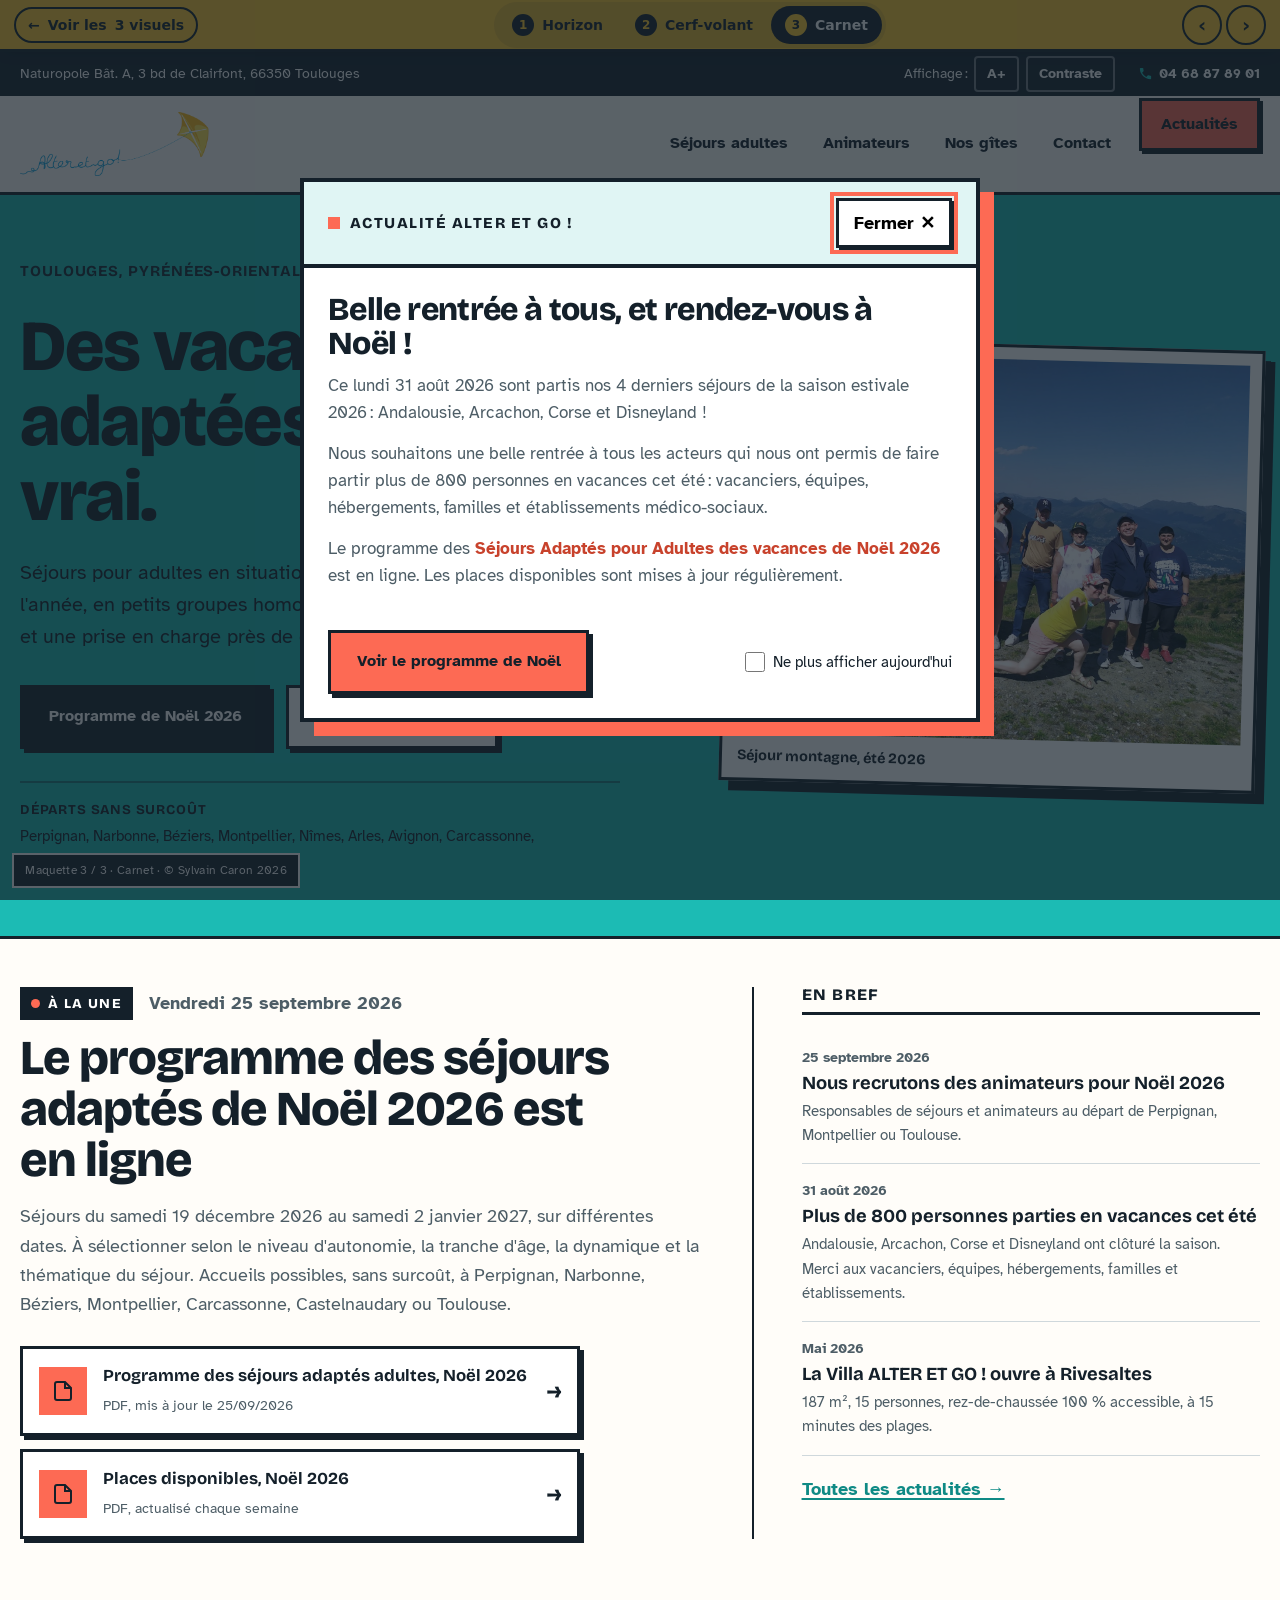
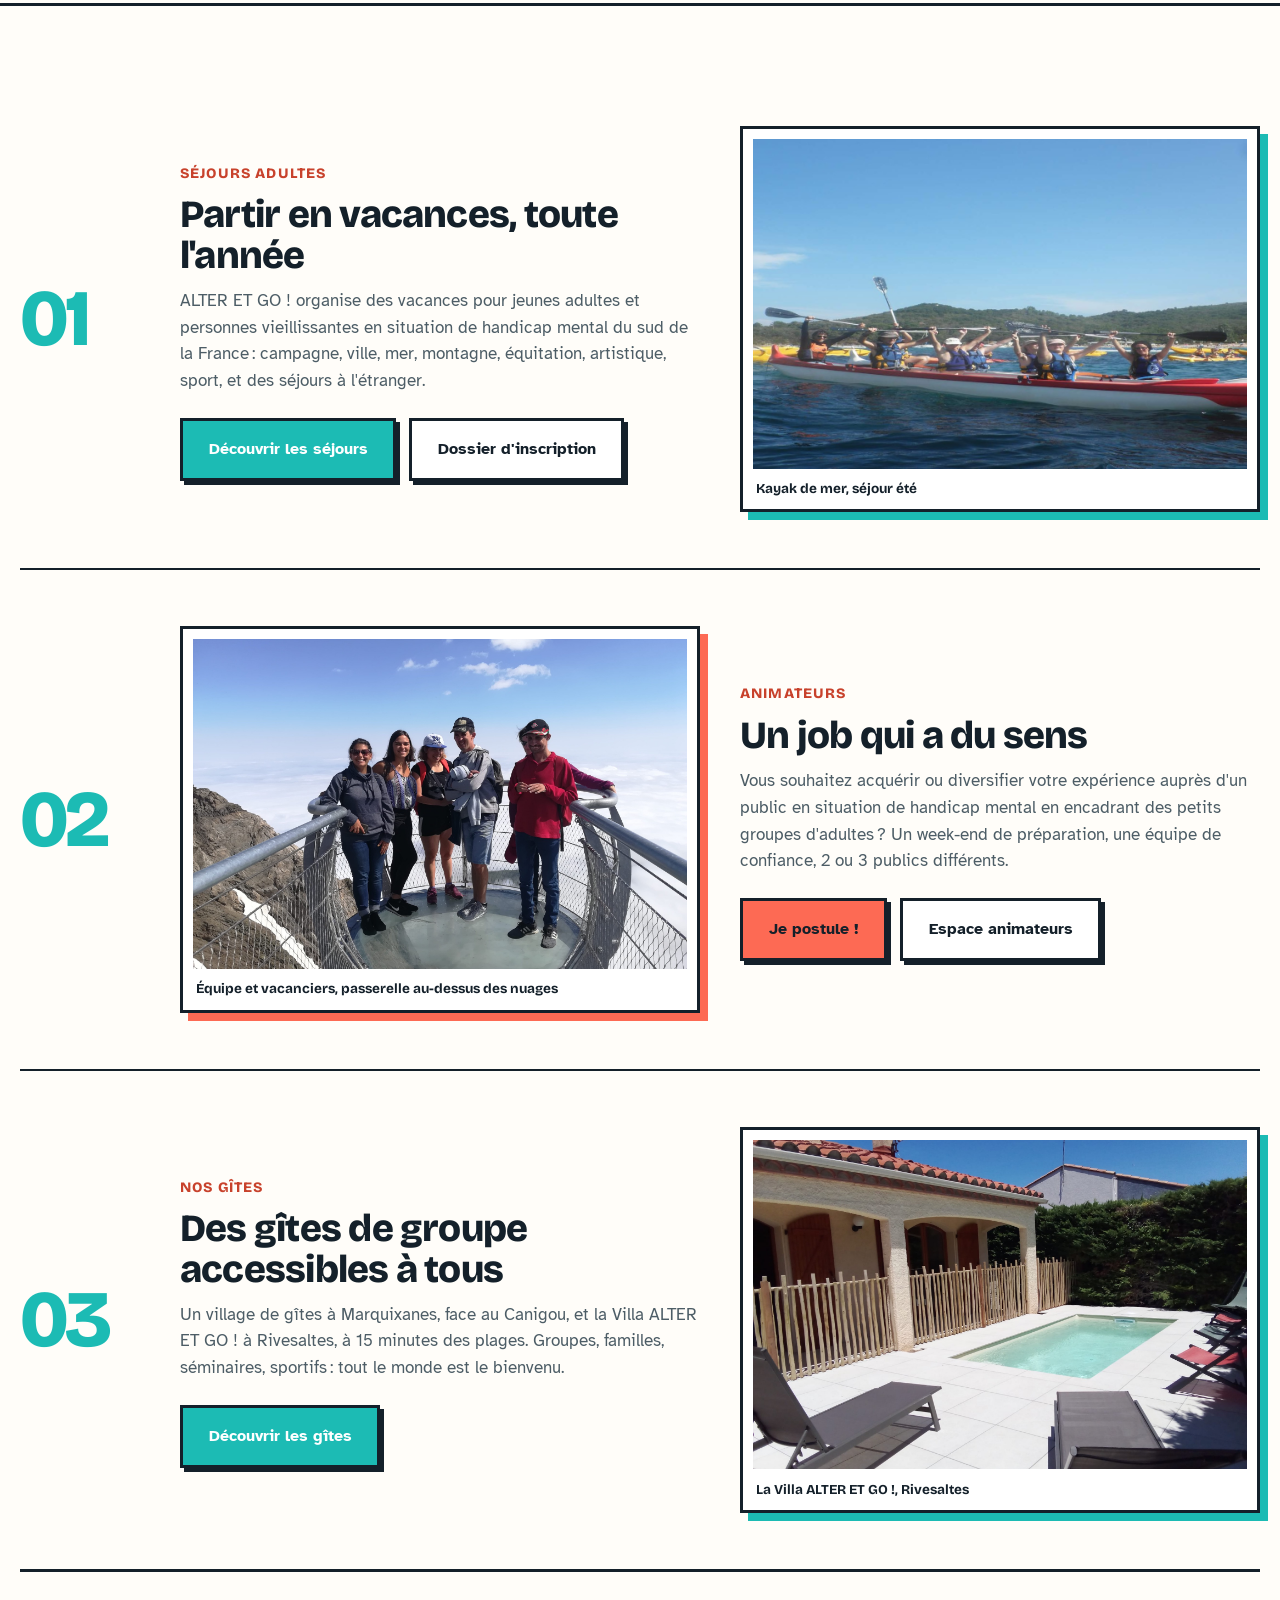
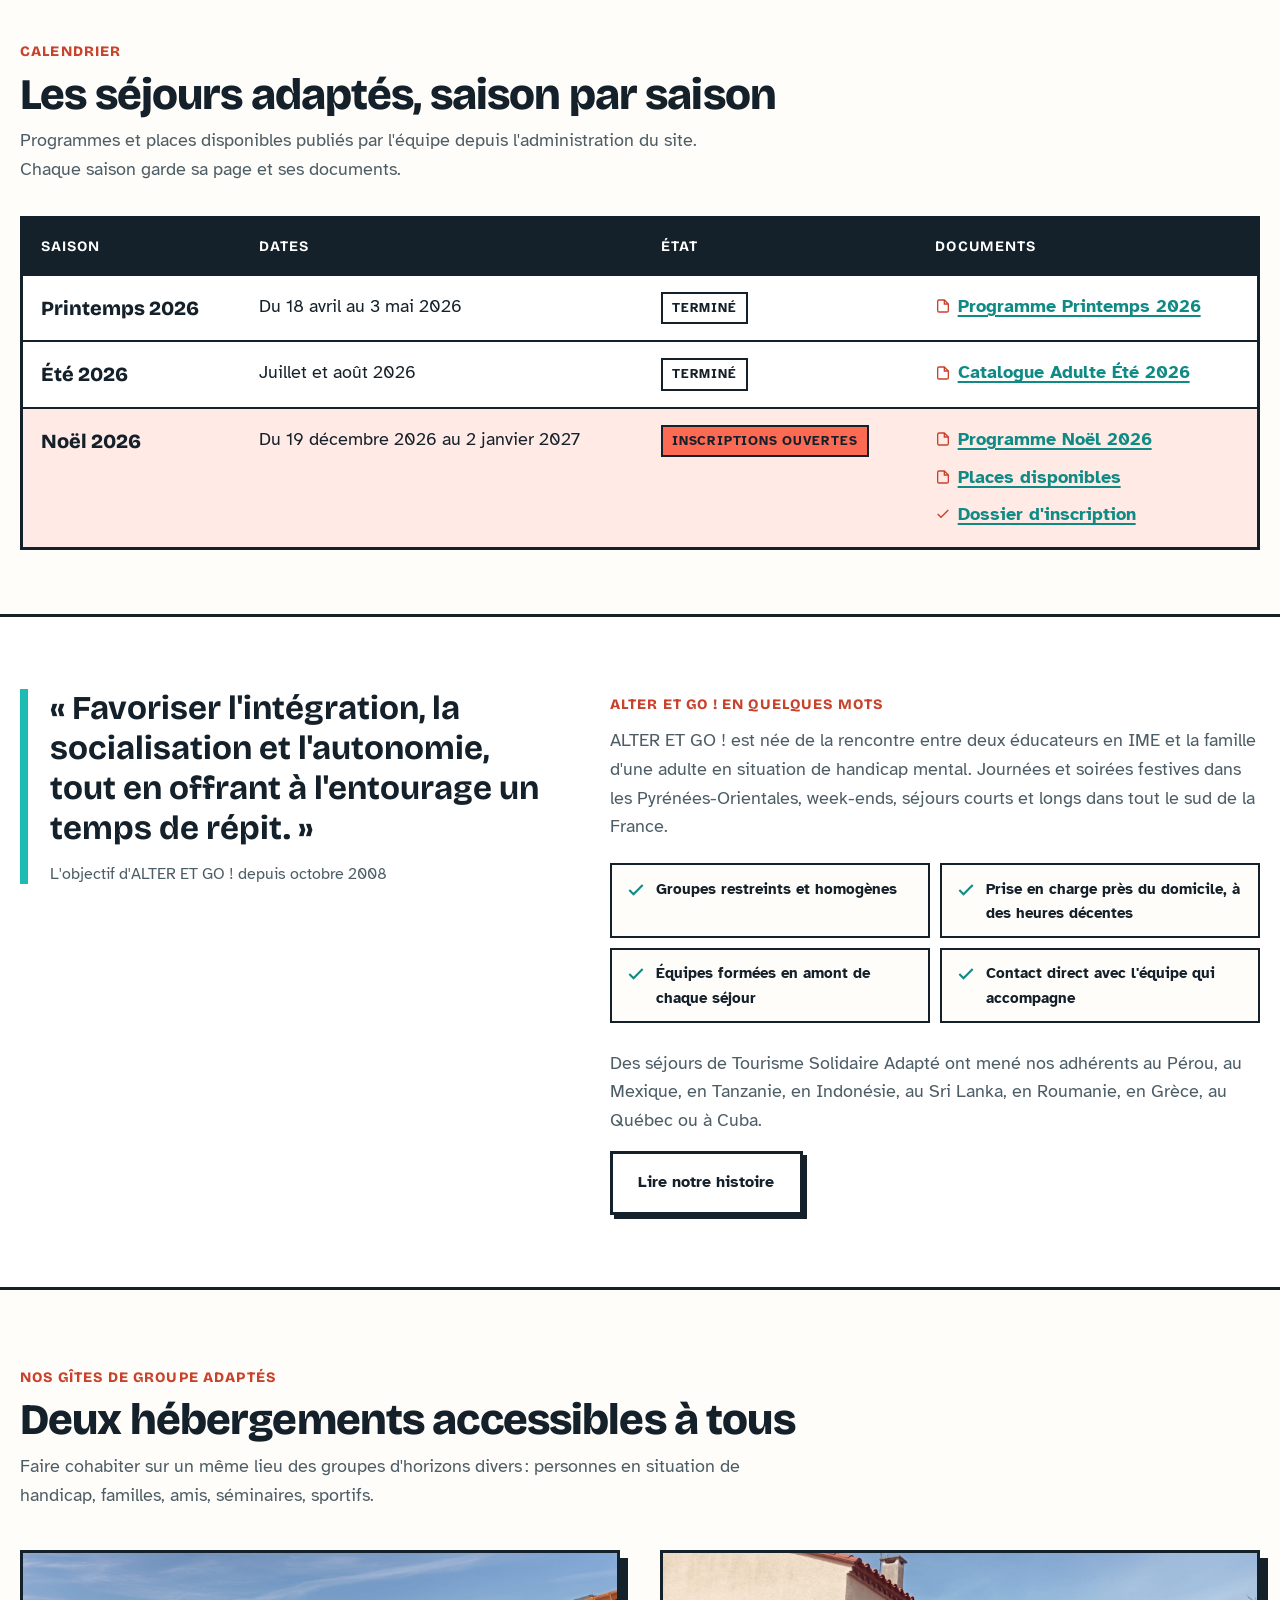
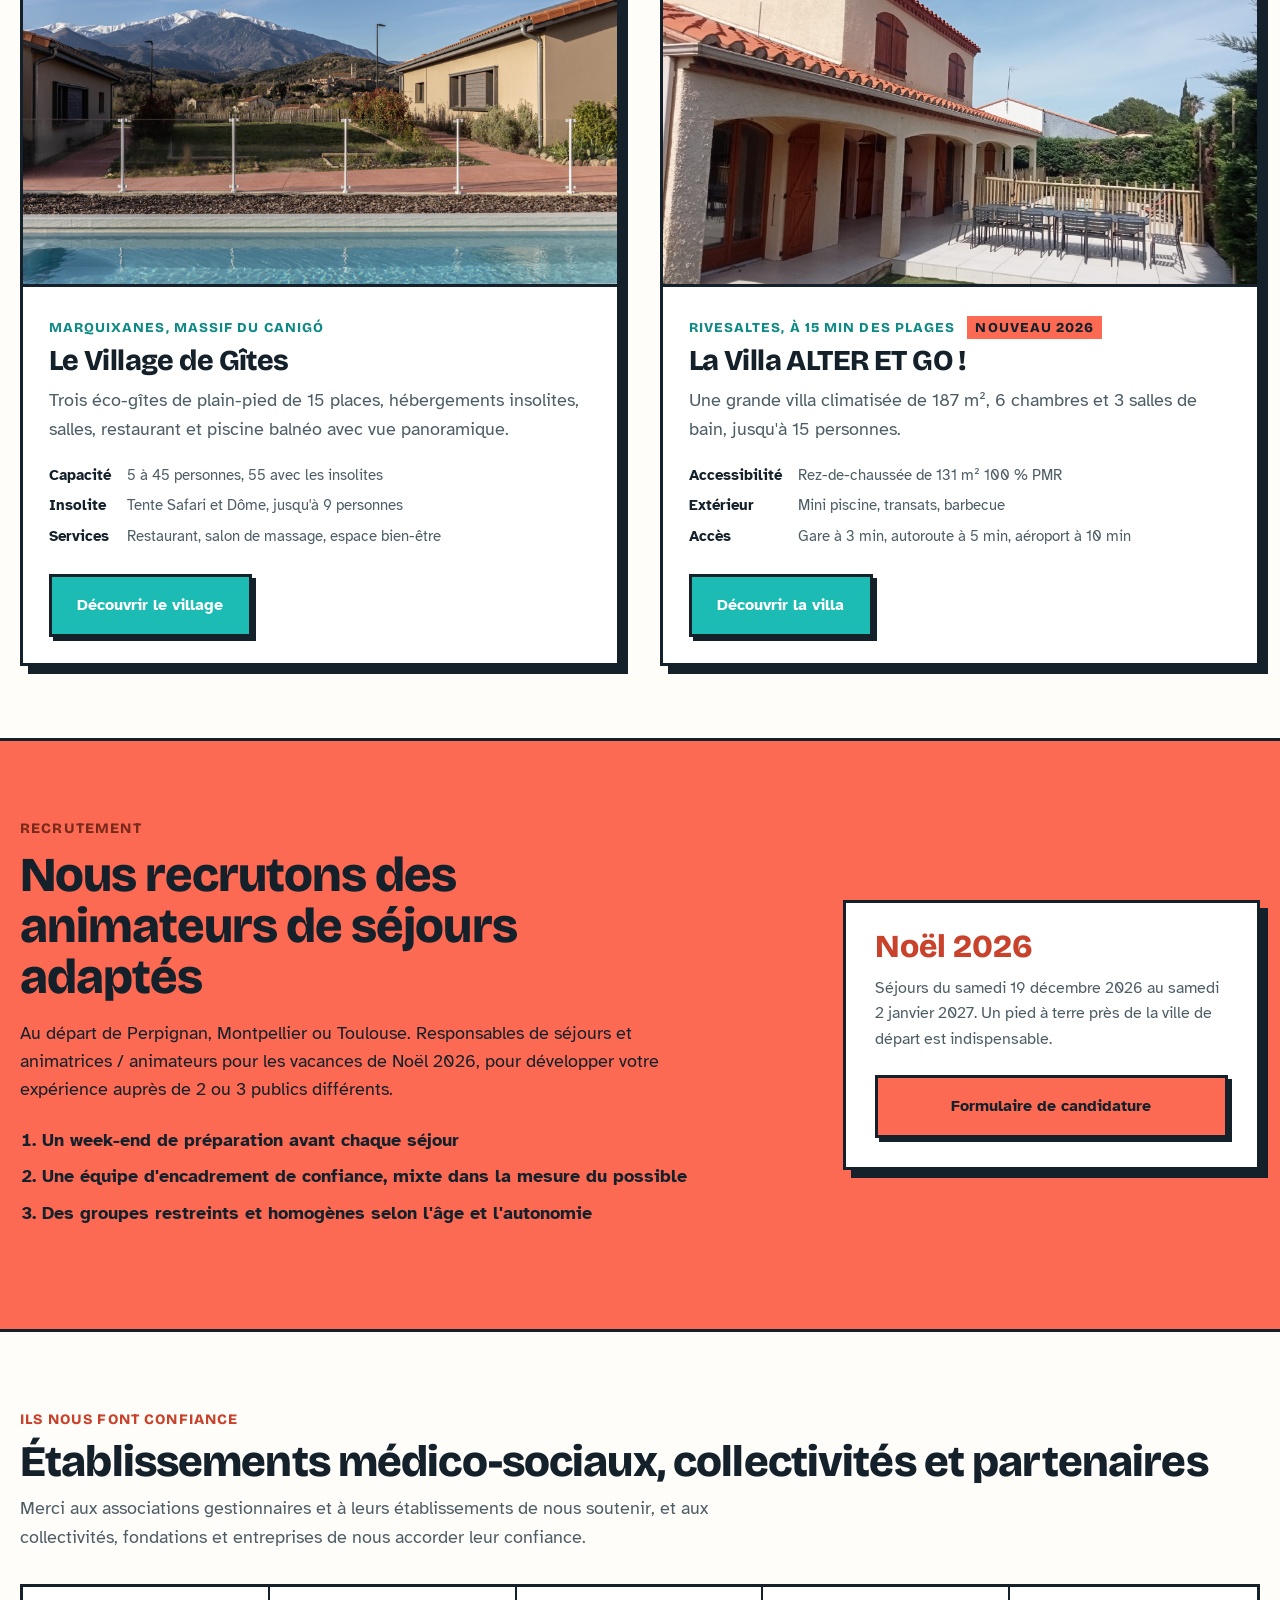
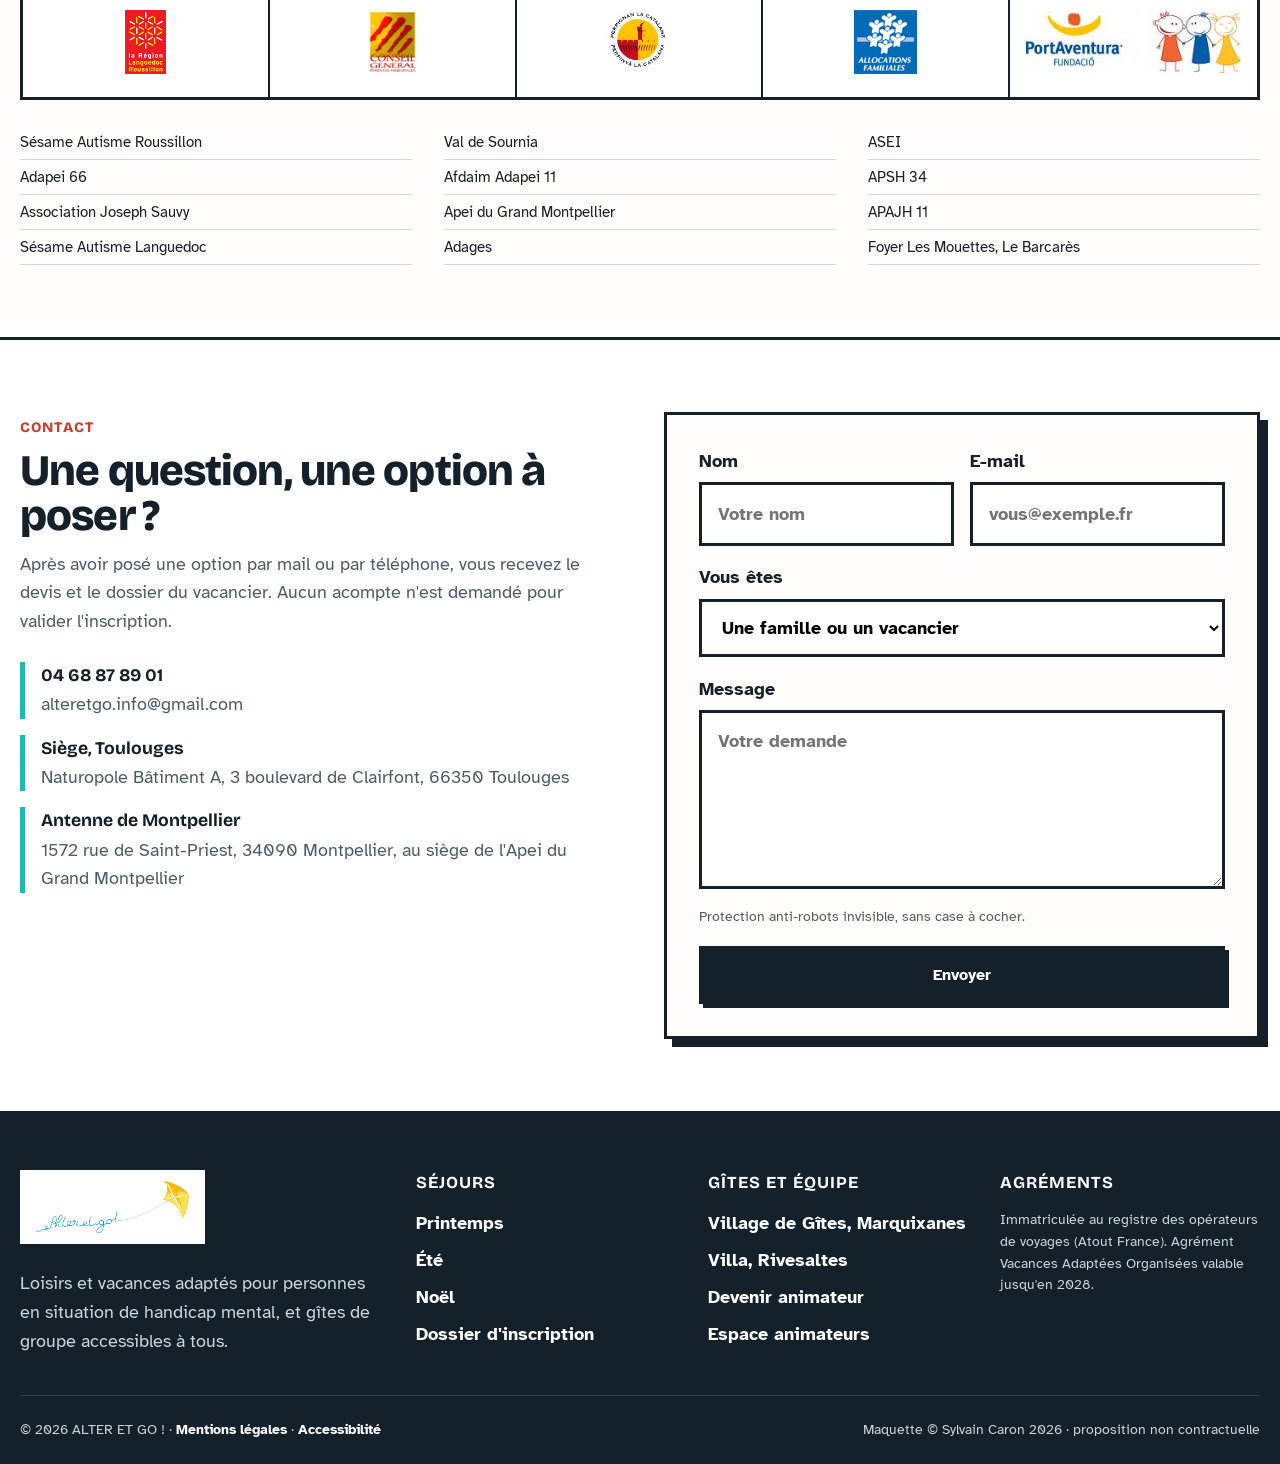
<file: maquette-3-carnet.html>
<!DOCTYPE html>
<html lang="fr">
<head>
<meta charset="utf-8">
<meta name="viewport" content="width=device-width, initial-scale=1">
<title>Maquette 3 Carnet : ALTER ET GO ! Vacances adaptées pour adultes</title>
<meta name="robots" content="noindex, nofollow">
<meta name="author" content="Sylvain Caron">
<meta name="copyright" content="Maquette (c) Sylvain Caron 2026. Proposition non contractuelle. Reproduction et réutilisation interdites sans accord écrit.">
<!-- Maquette page d'accueil, refonte Symfony du site alteretgo.org. (c) Sylvain Caron 2026. Proposition non contractuelle. -->
<link rel="stylesheet" href="assets/barre.css">
<link rel="preconnect" href="https://fonts.googleapis.com">
<link href="https://fonts.googleapis.com/css2?family=Bricolage+Grotesque:opsz,wght@12..96,500;12..96,700;12..96,800&family=Atkinson+Hyperlegible:wght@400;700&display=swap" rel="stylesheet">
<style>
:root{
  --turquoise:#1cbbb4; --turquoise-d:#0f8a85; --turquoise-l:#e0f5f4;
  --corail:#fd6a54; --corail-d:#c8422c; --corail-l:#ffeae5;
  --encre:#14202a; --gris:#4d5d66; --ligne:#14202a; --papier:#fffdf9; --blanc:#fff;
  --display:'Bricolage Grotesque',sans-serif; --body:'Atkinson Hyperlegible',sans-serif;
}
*{box-sizing:border-box;margin:0;padding:0}
html{scroll-behavior:smooth}
body{font-family:var(--body);color:var(--encre);background:var(--papier);line-height:1.6;font-size:18px;-webkit-font-smoothing:antialiased;overflow-x:hidden}
body.grand{font-size:21px}
body.contraste{--turquoise:#0b6b67;--corail:#b83a25;--gris:#14202a;--turquoise-l:#fff;--corail-l:#fff;--papier:#fff}
img{display:block;max-width:100%}
a{color:var(--turquoise-d);text-decoration-thickness:2px;text-underline-offset:3px}
h1,h2,h3{font-family:var(--display);line-height:1.05;letter-spacing:-.02em;font-weight:800}
.wrap{width:min(1240px,100% - 40px);margin-inline:auto}
.btn{display:inline-flex;align-items:center;gap:.6rem;padding:1rem 1.6rem;font-weight:700;text-decoration:none;cursor:pointer;border:3px solid var(--encre);background:#fff;color:var(--encre);font-family:var(--body);font-size:1rem;transition:transform .15s,box-shadow .15s,background .15s;box-shadow:4px 4px 0 var(--encre)}
.btn:hover{transform:translate(-2px,-2px);box-shadow:7px 7px 0 var(--encre)}
.btn:active{transform:translate(2px,2px);box-shadow:1px 1px 0 var(--encre)}
.btn:focus-visible{outline:4px solid var(--corail);outline-offset:3px}
.btn-corail{background:var(--corail);color:var(--encre)}
.btn-turq{background:var(--turquoise);color:#fff}
.btn-encre{background:var(--encre);color:#fff}
.kicker{display:inline-block;font-family:var(--display);font-weight:800;font-size:.9rem;letter-spacing:.08em;text-transform:uppercase;color:var(--corail-d);margin-bottom:.6rem}
.num{font-family:var(--display);font-weight:800;font-size:5rem;line-height:.8;color:var(--turquoise);letter-spacing:-.05em}
.reveal{opacity:0;transform:translateY(16px);transition:opacity .6s ease,transform .6s ease}
.reveal.in{opacity:1;transform:none}
@media(prefers-reduced-motion:reduce){.reveal{opacity:1;transform:none;transition:none}*{animation:none!important;transition:none!important}}

/* barre accessibilite */
.a11y{background:var(--encre);color:#fff;font-size:.9rem}
.a11y .wrap{display:flex;justify-content:space-between;align-items:center;min-height:44px;gap:1rem;flex-wrap:wrap}
.a11y .outils{display:flex;gap:.4rem;align-items:center}
.a11y button{font:inherit;font-weight:700;background:transparent;color:#fff;border:2px solid rgba(255,255,255,.4);padding:.25rem .7rem;cursor:pointer;border-radius:4px}
.a11y button:hover,.a11y button[aria-pressed=true]{background:#fff;color:var(--encre)}
.a11y a{color:#fff;font-weight:700;text-decoration:none;display:inline-flex;align-items:center;gap:.4rem}
.a11y svg{width:15px;height:15px;fill:var(--turquoise)}
/* header */
.header{position:sticky;top:0;z-index:40;background:var(--papier);border-bottom:3px solid var(--ligne)}
.header .wrap{display:flex;align-items:center;justify-content:space-between;min-height:96px;gap:1rem}
.logo img{height:64px;width:auto}
.nav ul{list-style:none;display:flex;gap:0;align-items:stretch}
.nav li{position:relative}
.nav a{display:flex;align-items:center;height:96px;padding:0 1.1rem;text-decoration:none;color:var(--encre);font-weight:700;font-size:1rem;border-bottom:4px solid transparent;margin-bottom:-3px;transition:border-color .15s,color .15s}
.nav a:hover{border-bottom-color:var(--corail);color:var(--corail-d)}
.nav .sub{position:absolute;top:100%;left:0;background:#fff;min-width:290px;border:3px solid var(--ligne);box-shadow:6px 6px 0 var(--encre);display:none;flex-direction:column}
.nav li.has-sub:hover .sub,.nav li.has-sub:focus-within .sub{display:flex}
.nav .sub a{height:auto;padding:.8rem 1.1rem;border-bottom:1px solid #e3e8ea;margin:0}
.nav .sub a:last-child{border-bottom:0}
.nav .cta a{background:var(--corail);color:var(--encre);height:auto;align-self:center;padding:.7rem 1.2rem;margin-left:.6rem;border:3px solid var(--encre);box-shadow:3px 3px 0 var(--encre)}
.nav .cta a:hover{color:var(--encre);transform:translate(-1px,-1px);box-shadow:5px 5px 0 var(--encre)}
.burger{display:none;background:#fff;border:3px solid var(--ligne);width:52px;height:52px;cursor:pointer;place-items:center;box-shadow:3px 3px 0 var(--encre)}
.burger span{display:block;width:24px;height:3px;background:var(--encre);box-shadow:0 -8px 0 var(--encre),0 8px 0 var(--encre)}

/* hero */
.hero{background:var(--turquoise);color:var(--encre);border-bottom:3px solid var(--ligne)}
.hero .wrap{display:grid;grid-template-columns:1.1fr .9fr;gap:3rem;align-items:center;padding:4rem 0}
.hero .masthead{font-family:var(--display);font-weight:700;font-size:.95rem;letter-spacing:.06em;text-transform:uppercase;display:flex;gap:1rem;flex-wrap:wrap;margin-bottom:1.6rem;opacity:.95}
.hero .masthead span+span::before{content:"·";margin-right:1rem}
.hero h1{font-size:clamp(2.6rem,5.6vw,4.8rem);max-width:13ch}
.hero .lead{font-size:1.25rem;margin:1.4rem 0 2rem;max-width:46ch;font-weight:400}
.hero .actions{display:flex;gap:1rem;flex-wrap:wrap}
.hero .villes{margin-top:2rem;font-size:.95rem;border-top:2px solid rgba(20,32,42,.4);padding-top:1rem;max-width:60ch}
.hero .villes b{display:block;font-family:var(--display);font-size:.85rem;letter-spacing:.06em;text-transform:uppercase;margin-bottom:.2rem}
.hero figure{background:#fff;border:3px solid var(--ligne);padding:12px 12px 0;box-shadow:10px 10px 0 var(--encre);transform:rotate(1.5deg)}
.hero figure img{aspect-ratio:4/3;object-fit:cover;width:100%}
.hero figcaption{color:var(--encre);font-size:.9rem;padding:.7rem .2rem;font-weight:700;font-family:var(--display)}

/* A la une (une de journal) */
.une{padding:3rem 0 4rem;border-bottom:3px solid var(--ligne)}
.une .grille{display:grid;grid-template-columns:1.6fr 1fr;gap:3rem}
.une .principal{border-right:2px solid var(--ligne);padding-right:3rem}
.une .meta{display:flex;align-items:center;gap:1rem;flex-wrap:wrap;margin-bottom:.8rem}
.une .meta .tag{background:var(--encre);color:#fff;font-family:var(--display);font-weight:800;font-size:.85rem;letter-spacing:.1em;text-transform:uppercase;padding:.35rem .7rem;display:inline-flex;align-items:center;gap:.5rem}
.une .meta .tag i{width:9px;height:9px;border-radius:50%;background:var(--corail);animation:pulse 1.6s infinite}
@keyframes pulse{0%,100%{box-shadow:0 0 0 0 rgba(255,255,255,.8)}70%{box-shadow:0 0 0 7px rgba(255,255,255,0)}}
.une time{font-weight:700;color:var(--gris)}
.une h2{font-size:clamp(2rem,3.8vw,3.2rem);max-width:20ch}
.une .chapo{font-size:1.15rem;margin:1rem 0 1.6rem;color:var(--gris);max-width:60ch}
.une .docs{display:grid;gap:.8rem;max-width:560px}
.une .doc{display:grid;grid-template-columns:48px 1fr auto;align-items:center;gap:1rem;padding:.9rem 1rem;border:3px solid var(--ligne);background:#fff;text-decoration:none;color:var(--encre);transition:background .15s,transform .15s;box-shadow:4px 4px 0 var(--encre)}
.une .doc:hover{background:var(--turquoise-l);transform:translate(-2px,-2px);box-shadow:6px 6px 0 var(--encre)}
.une .doc .ico{width:48px;height:48px;background:var(--corail);display:grid;place-items:center;color:var(--encre)}
.une .doc .ico svg{width:24px;height:24px}
.une .doc b{display:block;font-family:var(--display);font-size:1.05rem}
.une .doc small{color:var(--gris);font-size:.85rem}
.une .doc .fleche{font-family:var(--display);font-weight:800;font-size:1.4rem}
.une .bref h3{font-family:var(--display);font-size:1rem;letter-spacing:.08em;text-transform:uppercase;border-bottom:3px solid var(--ligne);padding-bottom:.5rem;margin-bottom:1rem}
.une .bref article{padding:1rem 0;border-bottom:1px solid #cfd8dc}
.une .bref time{display:block;font-size:.85rem;margin-bottom:.2rem}
.une .bref b{font-family:var(--display);font-size:1.15rem;display:block;line-height:1.2}
.une .bref p{color:var(--gris);font-size:.95rem;margin-top:.3rem}
.une .bref .tous{margin-top:1.2rem;display:inline-block;font-weight:700}

/* rubriques numerotees */
.rubriques{padding:4rem 0 0}
.rubrique{display:grid;grid-template-columns:120px 1fr 1fr;gap:2.5rem;align-items:center;padding:3.5rem 0;border-bottom:2px solid var(--ligne)}
.rubrique:last-child{border-bottom:3px solid var(--ligne)}
.rubrique:nth-child(even){grid-template-columns:120px 1fr 1fr}
.rubrique:nth-child(even) .txt{order:3}
.rubrique h3{font-size:clamp(1.8rem,3vw,2.6rem);margin-bottom:.8rem}
.rubrique p{color:var(--gris);font-size:1.05rem;max-width:52ch}
.rubrique .liens{margin-top:1.4rem;display:flex;gap:.8rem;flex-wrap:wrap}
.rubrique figure{border:3px solid var(--ligne);background:#fff;padding:10px 10px 0;box-shadow:8px 8px 0 var(--turquoise)}
.rubrique:nth-child(even) figure{box-shadow:8px 8px 0 var(--corail)}
.rubrique figure img{aspect-ratio:3/2;object-fit:cover;width:100%}
.rubrique figcaption{font-size:.85rem;font-weight:700;padding:.6rem .2rem;font-family:var(--display)}

/* calendrier tableau */
.calendrier{padding:4rem 0;border-bottom:3px solid var(--ligne)}
.calendrier h2{font-size:clamp(2rem,3.4vw,2.8rem);margin-bottom:.5rem}
.calendrier p.intro{color:var(--gris);max-width:60ch;margin-bottom:2rem}
table{width:100%;border-collapse:collapse;background:#fff;border:3px solid var(--ligne)}
th,td{text-align:left;padding:1rem 1.1rem;border-bottom:2px solid var(--ligne);vertical-align:top}
th{font-family:var(--display);font-size:.9rem;letter-spacing:.08em;text-transform:uppercase;background:var(--encre);color:#fff}
tr:last-child td{border-bottom:0}
td .saison{font-family:var(--display);font-weight:800;font-size:1.25rem}
td .etat{display:inline-block;font-weight:700;font-size:.8rem;padding:.25rem .6rem;border:2px solid var(--ligne);text-transform:uppercase;letter-spacing:.06em}
td .etat.ouvert{background:var(--corail);color:var(--encre);border-color:var(--encre)}
td ul{list-style:none;display:grid;gap:.4rem}
td li a{font-weight:700;display:inline-flex;gap:.4rem;align-items:center}
td li svg{width:16px;height:16px;color:var(--corail-d)}
tr.ouvert td{background:var(--corail-l)}

/* histoire citation */
.histoire{padding:4.5rem 0;border-bottom:3px solid var(--ligne);background:#fff}
.histoire .wrap{display:grid;grid-template-columns:1fr 1.2fr;gap:3rem;align-items:start}
.histoire blockquote{font-family:var(--display);font-weight:700;font-size:clamp(1.5rem,2.6vw,2.2rem);line-height:1.2;border-left:8px solid var(--turquoise);padding-left:1.4rem}
.histoire blockquote footer{font-family:var(--body);font-weight:400;font-size:1rem;color:var(--gris);margin-top:1rem}
.histoire .texte p{color:var(--gris);margin-bottom:1rem}
.histoire .faits{list-style:none;display:grid;grid-template-columns:1fr 1fr;gap:.6rem;margin:1.4rem 0 1.6rem}
.histoire .faits li{border:2px solid var(--ligne);padding:.7rem .9rem;font-weight:700;font-size:.95rem;display:flex;gap:.6rem;align-items:flex-start;background:var(--papier)}
.histoire .faits svg{width:20px;height:20px;color:var(--turquoise-d);flex:none;margin-top:3px}

/* gites */
.gites{padding:4.5rem 0;border-bottom:3px solid var(--ligne)}
.gites h2{font-size:clamp(2rem,3.4vw,2.8rem)}
.gites p.intro{color:var(--gris);max-width:60ch;margin:.5rem 0 2.5rem}
.gites .deux{display:grid;grid-template-columns:1fr 1fr;gap:2.5rem}
.gite{background:#fff;border:3px solid var(--ligne);box-shadow:8px 8px 0 var(--encre)}
.gite img{aspect-ratio:16/9;object-fit:cover;width:100%;border-bottom:3px solid var(--ligne)}
.gite .in{padding:1.6rem}
.gite .lieu{font-family:var(--display);font-weight:800;font-size:.85rem;letter-spacing:.08em;text-transform:uppercase;color:var(--turquoise-d)}
.gite .nouveau{background:var(--corail);color:var(--encre);padding:.2rem .5rem;margin-left:.5rem}
.gite h3{font-size:1.8rem;margin:.3rem 0 .6rem}
.gite p{color:var(--gris)}
.gite dl{display:grid;grid-template-columns:auto 1fr;gap:.4rem 1rem;margin:1.2rem 0 1.6rem;font-size:.95rem}
.gite dt{font-weight:700}
.gite dd{color:var(--gris)}

/* recrutement */
.recrute{background:var(--corail);color:var(--encre);padding:4.5rem 0;border-bottom:3px solid var(--ligne)}
.recrute .wrap{display:grid;grid-template-columns:1.3fr .7fr;gap:3rem;align-items:center}
.recrute .kicker{color:#7a2a1a}
.recrute h2{font-size:clamp(2rem,3.8vw,3.2rem);max-width:18ch}
.recrute p{margin-top:1rem;max-width:56ch;font-size:1.1rem}
.recrute ol{margin:1.4rem 0 1.8rem;padding-left:1.4rem;display:grid;gap:.5rem;font-weight:700}
.recrute .boite{background:#fff;color:var(--encre);border:3px solid var(--ligne);box-shadow:8px 8px 0 var(--encre);padding:1.8rem}
.recrute .boite .d{font-family:var(--display);font-weight:800;font-size:2rem;color:var(--corail-d);line-height:1}
.recrute .boite p{color:var(--gris);font-size:1rem;margin:.6rem 0 1.4rem}

/* confiance */
.confiance{padding:4.5rem 0;border-bottom:3px solid var(--ligne)}
.confiance h2{font-size:clamp(2rem,3.4vw,2.8rem)}
.confiance p.intro{color:var(--gris);max-width:62ch;margin:.5rem 0 2rem}
.confiance .logos{display:grid;grid-template-columns:repeat(5,1fr);border:3px solid var(--ligne);background:#fff}
.confiance .logos div{display:grid;place-items:center;height:110px;padding:1rem;border-right:2px solid var(--ligne)}
.confiance .logos div:last-child{border-right:0}
.confiance .logos img{max-height:64px;object-fit:contain}
.confiance .etabs{margin-top:1.6rem;columns:3;column-gap:2rem;list-style:none;font-size:.95rem}
.confiance .etabs li{padding:.3rem 0;border-bottom:1px solid #cfd8dc;break-inside:avoid}

/* contact */
.contact{padding:4.5rem 0;background:#fff;border-bottom:3px solid var(--ligne)}
.contact .wrap{display:grid;grid-template-columns:1fr 1fr;gap:3rem}
.contact h2{font-size:clamp(2rem,3.4vw,2.8rem)}
.contact .coord{display:grid;gap:1rem;margin-top:1.6rem}
.contact .coord div{border-left:5px solid var(--turquoise);padding-left:1rem}
.contact .coord b{display:block;font-family:var(--display);font-size:1.1rem}
.contact .coord span{color:var(--gris)}
.form{border:3px solid var(--ligne);padding:2rem;display:grid;gap:1.1rem;background:var(--papier);box-shadow:8px 8px 0 var(--encre)}
.form label{font-weight:700;display:grid;gap:.4rem}
.form input,.form textarea,.form select{font:inherit;padding:.9rem 1rem;border:3px solid var(--ligne);background:#fff;width:100%}
.form input:focus,.form textarea:focus,.form select:focus{outline:4px solid var(--turquoise);outline-offset:2px}
.form .deux{display:grid;grid-template-columns:1fr 1fr;gap:1rem}
.form small{color:var(--gris);font-size:.85rem}

/* footer */
.footer{background:var(--encre);color:#c9d6db;padding:3.5rem 0 1.5rem}
.footer .cols{display:grid;grid-template-columns:1.4fr 1fr 1fr 1fr;gap:2rem;padding-bottom:2.5rem;border-bottom:1px solid rgba(255,255,255,.15)}
.footer .logo-f{background:#fff;padding:.7rem 1rem;display:inline-block;margin-bottom:1rem}
.footer .logo-f img{height:52px}
.footer h4{color:#fff;font-family:var(--display);margin-bottom:.8rem;font-size:1.05rem;letter-spacing:.06em;text-transform:uppercase}
.footer ul{list-style:none;display:grid;gap:.5rem}
.footer a{color:#fff;text-decoration:none;font-weight:700}.footer a:hover{text-decoration:underline}
.footer .agre{font-size:.9rem;line-height:1.5}
.footer .bas{display:flex;justify-content:space-between;flex-wrap:wrap;gap:.6rem;padding-top:1.4rem;font-size:.85rem}

/* popup */
.popup{position:fixed;inset:0;z-index:100;display:none;place-items:center;padding:1rem;background:rgba(20,32,42,.7)}
.popup.is-open{display:grid}
.popup .box{background:#fff;border:4px solid var(--ligne);max-width:680px;width:100%;box-shadow:14px 14px 0 var(--corail);animation:popin .35s ease-out;position:relative}
@keyframes popin{from{opacity:0;transform:translateY(20px)}to{opacity:1;transform:none}}
.popup .head{display:flex;justify-content:space-between;align-items:center;gap:1rem;padding:1rem 1.5rem;border-bottom:4px solid var(--ligne);background:var(--turquoise-l)}
.popup .head .k{font-family:var(--display);font-weight:800;letter-spacing:.1em;text-transform:uppercase;font-size:.95rem;display:inline-flex;gap:.6rem;align-items:center}
.popup .head .k i{width:12px;height:12px;background:var(--corail);display:inline-block}
.popup-close{font:inherit;font-weight:700;background:#fff;border:3px solid var(--ligne);padding:.45rem .9rem;cursor:pointer;box-shadow:3px 3px 0 var(--encre)}
.popup-close:hover{background:var(--corail-l)}
.popup-close:focus-visible{outline:4px solid var(--corail);outline-offset:2px}
.popup .corps{padding:1.6rem 1.5rem}
.popup h3{font-size:2rem;margin-bottom:.8rem}
.popup p{color:var(--gris);margin-bottom:.9rem;font-size:1.05rem}
.popup strong{color:var(--corail-d)}
.popup .pied{display:flex;gap:1rem;flex-wrap:wrap;align-items:center;justify-content:space-between;padding:0 1.5rem 1.5rem}
.popup .pied label{display:flex;gap:.5rem;align-items:center;cursor:pointer;font-size:.95rem}
.popup .pied input{width:20px;height:20px}
body.popup-open{overflow:hidden}
.maq{position:fixed;bottom:12px;left:12px;z-index:90;background:var(--encre);color:#fff;font-size:.72rem;padding:.4rem .7rem;letter-spacing:.03em;pointer-events:none;border:2px solid #fff}

@media(max-width:1100px){
  .rubrique,.rubrique:nth-child(even){grid-template-columns:90px 1fr}
  .rubrique figure{grid-column:2}
  .rubrique:nth-child(even) .txt{order:0}
}
@media(max-width:1024px){
  .hero .wrap,.une .grille,.histoire .wrap,.gites .deux,.recrute .wrap,.contact .wrap{grid-template-columns:1fr}
  .une .principal{border-right:0;padding-right:0;border-bottom:2px solid var(--ligne);padding-bottom:2rem}
  .confiance .logos{grid-template-columns:repeat(3,1fr)}
  .confiance .logos div{border-bottom:2px solid var(--ligne)}
  .confiance .etabs{columns:2}
  .footer .cols{grid-template-columns:1fr 1fr}
}
@media(max-width:900px){
  .nav{display:none;position:absolute;left:0;right:0;top:100%;background:var(--papier);border-bottom:3px solid var(--ligne);padding:.5rem 20px 1rem}
  .nav.open{display:block}
  .nav ul{flex-direction:column;align-items:stretch}
  .nav a{height:auto;padding:.9rem 0;border-bottom:1px solid #cfd8dc;margin:0}
  .nav .sub{position:static;display:flex;box-shadow:none;border:0;padding-left:1rem}
  .nav .cta a{margin:.8rem 0 0;justify-content:center;border-bottom:3px solid var(--ligne)}
  .burger{display:grid}
  .header .wrap{min-height:84px}
  .logo img{height:54px}
}
@media(max-width:640px){
  body{font-size:17px}
  .a11y .adr,.a11y .outils>span{display:none}
  .hero .wrap{padding:2.5rem 0}
  .hero figure{box-shadow:6px 6px 0 var(--encre)}
  .rubrique,.rubrique:nth-child(even){grid-template-columns:1fr;gap:1.2rem;padding:2.5rem 0}
  .rubrique figure{grid-column:auto}
  .num{font-size:3.5rem}
  table,thead,tbody,tr,th,td{display:block}
  thead{position:absolute;left:-9999px}
  tr{border-bottom:3px solid var(--ligne)}
  td{border-bottom:0;padding:.6rem 1rem}
  td:first-child{padding-top:1rem}td:last-child{padding-bottom:1rem}
  .histoire .faits{grid-template-columns:1fr}
  .confiance .logos{grid-template-columns:1fr 1fr}
  .confiance .etabs{columns:1}
  .form .deux{grid-template-columns:1fr}
  .footer .cols{grid-template-columns:1fr}
  .une .doc{grid-template-columns:40px 1fr}
  .une .doc .fleche{display:none}
  .popup .box{box-shadow:8px 8px 0 var(--corail)}
}
</style>
</head>
<body>
<div class="barre-maq" role="navigation" aria-label="Navigation entre les maquettes"><a class="retour" href="index.html">&#8592; <span class="mot">Voir les</span> 3 visuels</a><div class="onglets"><a href="maquette-1-horizon.html"><b>1</b><span>Horizon</span></a><a href="maquette-2-cerf-volant.html"><b>2</b><span>Cerf-volant</span></a><a href="maquette-3-carnet.html" class="actif" aria-current="page"><b>3</b><span>Carnet</span></a></div><div class="fleches"><a href="maquette-2-cerf-volant.html" title="Maquette précédente" aria-label="Maquette précédente">&#8249;</a><a href="maquette-1-horizon.html" title="Maquette suivante" aria-label="Maquette suivante">&#8250;</a></div></div>

<div class="a11y">
  <div class="wrap">
    <span class="adr">Naturopole Bât. A, 3 bd de Clairfont, 66350 Toulouges</span>
    <div class="outils" aria-label="Outils d'accessibilité">
      <span>Affichage :</span>
      <button type="button" id="btn-grand" aria-pressed="false">A+</button>
      <button type="button" id="btn-contraste" aria-pressed="false">Contraste</button>
      <a href="tel:0468878901" style="margin-left:1rem"><svg viewBox="0 0 24 24"><path d="M6.6 10.8a15 15 0 0 0 6.6 6.6l2.2-2.2a1 1 0 0 1 1-.25 11.4 11.4 0 0 0 3.6.57 1 1 0 0 1 1 1V20a1 1 0 0 1-1 1A17 17 0 0 1 3 4a1 1 0 0 1 1-1h3.5a1 1 0 0 1 1 1c0 1.25.2 2.45.57 3.57a1 1 0 0 1-.25 1z"/></svg> 04 68 87 89 01</a>
    </div>
  </div>
</div>

<header class="header">
  <div class="wrap">
    <a class="logo" href="#"><img src="assets/img/logo.png" alt="ALTER ET GO ! Loisirs pour personnes en situation de handicap mental"></a>
    <button class="burger" aria-label="Menu" aria-expanded="false"><span></span></button>
    <nav class="nav" aria-label="Navigation principale">
      <ul>
        <li class="has-sub"><a href="#sejours">Séjours adultes</a>
          <div class="sub"><a href="#">Séjours Printemps</a><a href="#">Séjours Été</a><a href="#">Séjours Noël</a><a href="#">Dossier d'inscription</a><a href="#confiance">Ils nous font confiance</a></div></li>
        <li class="has-sub"><a href="#recrute">Animateurs</a><div class="sub"><a href="#recrute">Je postule !</a><a href="#">Espace animateurs</a></div></li>
        <li class="has-sub"><a href="#gites">Nos gîtes</a><div class="sub"><a href="#">Le Village de Gîtes, Marquixanes</a><a href="#">La Villa ALTER ET GO !, Rivesaltes</a></div></li>
        <li><a href="#contact">Contact</a></li>
        <li class="cta"><a href="#" data-open-popup>Actualités</a></li>
      </ul>
    </nav>
  </div>
</header>

<section class="hero">
  <div class="wrap">
    <div>
      <div class="masthead"><span>Toulouges, Pyrénées-Orientales</span><span>Depuis 2008</span><span>Agrément VAO</span></div>
      <h1>Des vacances adaptées, pour de vrai.</h1>
      <p class="lead">Séjours pour adultes en situation de handicap mental, toute l'année, en petits groupes homogènes, avec des équipes formées et une prise en charge près de chez vous.</p>
      <div class="actions">
        <a class="btn btn-encre" href="#une">Programme de Noël 2026</a>
        <a class="btn" href="#gites">Nos gîtes de groupe</a>
      </div>
      <p class="villes"><b>Départs sans surcoût</b>Perpignan, Narbonne, Béziers, Montpellier, Nîmes, Arles, Avignon, Carcassonne, Castelnaudary, Toulouse.</p>
    </div>
    <figure><img src="assets/img/6.jpg" alt="Groupe de vacanciers et animateurs en montagne"><figcaption>Séjour montagne, été 2026</figcaption></figure>
  </div>
</section>

<section class="une" id="une">
  <div class="wrap grille">
    <div class="principal reveal">
      <div class="meta"><span class="tag"><i></i> À la une</span><time datetime="2026-09-25">Vendredi 25 septembre 2026</time></div>
      <h2>Le programme des séjours adaptés de Noël 2026 est en ligne</h2>
      <p class="chapo">Séjours du samedi 19 décembre 2026 au samedi 2 janvier 2027, sur différentes dates. À sélectionner selon le niveau d'autonomie, la tranche d'âge, la dynamique et la thématique du séjour. Accueils possibles, sans surcoût, à Perpignan, Narbonne, Béziers, Montpellier, Carcassonne, Castelnaudary ou Toulouse.</p>
      <div class="docs">
        <a class="doc" href="#"><span class="ico"><svg viewBox="0 0 24 24" fill="none" stroke="currentColor" stroke-width="2"><path d="M14 3H6a2 2 0 0 0-2 2v14a2 2 0 0 0 2 2h12a2 2 0 0 0 2-2V9z"/><path d="M14 3v6h6"/></svg></span><span><b>Programme des séjours adaptés adultes, Noël 2026</b><small>PDF, mis à jour le 25/09/2026</small></span><span class="fleche">→</span></a>
        <a class="doc" href="#"><span class="ico"><svg viewBox="0 0 24 24" fill="none" stroke="currentColor" stroke-width="2"><path d="M14 3H6a2 2 0 0 0-2 2v14a2 2 0 0 0 2 2h12a2 2 0 0 0 2-2V9z"/><path d="M14 3v6h6"/></svg></span><span><b>Places disponibles, Noël 2026</b><small>PDF, actualisé chaque semaine</small></span><span class="fleche">→</span></a>
      </div>
    </div>
    <aside class="bref reveal">
      <h3>En bref</h3>
      <article><time datetime="2026-09-25">25 septembre 2026</time><b>Nous recrutons des animateurs pour Noël 2026</b><p>Responsables de séjours et animateurs au départ de Perpignan, Montpellier ou Toulouse.</p></article>
      <article><time datetime="2026-08-31">31 août 2026</time><b>Plus de 800 personnes parties en vacances cet été</b><p>Andalousie, Arcachon, Corse et Disneyland ont clôturé la saison. Merci aux vacanciers, équipes, hébergements, familles et établissements.</p></article>
      <article><time datetime="2026-05-30">Mai 2026</time><b>La Villa ALTER ET GO ! ouvre à Rivesaltes</b><p>187 m², 15 personnes, rez-de-chaussée 100 % accessible, à 15 minutes des plages.</p></article>
      <a class="tous" href="#" data-open-popup>Toutes les actualités →</a>
    </aside>
  </div>
</section>

<section class="rubriques" id="sejours">
  <div class="wrap">
    <article class="rubrique reveal">
      <span class="num">01</span>
      <div class="txt"><span class="kicker">Séjours adultes</span><h3>Partir en vacances, toute l'année</h3><p>ALTER ET GO ! organise des vacances pour jeunes adultes et personnes vieillissantes en situation de handicap mental du sud de la France : campagne, ville, mer, montagne, équitation, artistique, sport, et des séjours à l'étranger.</p><div class="liens"><a class="btn btn-turq" href="#">Découvrir les séjours</a><a class="btn" href="#">Dossier d'inscription</a></div></div>
      <figure><img src="assets/img/slider-test1.jpg" alt="Vacanciers en kayak de mer, bras levés"><figcaption>Kayak de mer, séjour été</figcaption></figure>
    </article>
    <article class="rubrique reveal">
      <span class="num">02</span>
      <div class="txt"><span class="kicker">Animateurs</span><h3>Un job qui a du sens</h3><p>Vous souhaitez acquérir ou diversifier votre expérience auprès d'un public en situation de handicap mental en encadrant des petits groupes d'adultes ? Un week-end de préparation, une équipe de confiance, 2 ou 3 publics différents.</p><div class="liens"><a class="btn btn-corail" href="#recrute">Je postule !</a><a class="btn" href="#">Espace animateurs</a></div></div>
      <figure><img src="assets/img/photo-anime-alter-min.jpg" alt="Équipe et vacanciers sur une passerelle en altitude"><figcaption>Équipe et vacanciers, passerelle au-dessus des nuages</figcaption></figure>
    </article>
    <article class="rubrique reveal">
      <span class="num">03</span>
      <div class="txt"><span class="kicker">Nos gîtes</span><h3>Des gîtes de groupe accessibles à tous</h3><p>Un village de gîtes à Marquixanes, face au Canigou, et la Villa ALTER ET GO ! à Rivesaltes, à 15 minutes des plages. Groupes, familles, séminaires, sportifs : tout le monde est le bienvenu.</p><div class="liens"><a class="btn btn-turq" href="#gites">Découvrir les gîtes</a></div></div>
      <figure><img src="assets/img/villa-piscine-1.jpg" alt="Piscine de la Villa ALTER ET GO ! à Rivesaltes"><figcaption>La Villa ALTER ET GO !, Rivesaltes</figcaption></figure>
    </article>
  </div>
</section>

<section class="calendrier">
  <div class="wrap">
    <span class="kicker">Calendrier</span>
    <h2>Les séjours adaptés, saison par saison</h2>
    <p class="intro">Programmes et places disponibles publiés par l'équipe depuis l'administration du site. Chaque saison garde sa page et ses documents.</p>
    <table>
      <thead><tr><th scope="col">Saison</th><th scope="col">Dates</th><th scope="col">État</th><th scope="col">Documents</th></tr></thead>
      <tbody>
        <tr><td><span class="saison">Printemps 2026</span></td><td>Du 18 avril au 3 mai 2026</td><td><span class="etat">Terminé</span></td><td><ul><li><a href="#"><svg viewBox="0 0 24 24" fill="none" stroke="currentColor" stroke-width="2"><path d="M14 3H6a2 2 0 0 0-2 2v14a2 2 0 0 0 2 2h12a2 2 0 0 0 2-2V9z"/><path d="M14 3v6h6"/></svg>Programme Printemps 2026</a></li></ul></td></tr>
        <tr><td><span class="saison">Été 2026</span></td><td>Juillet et août 2026</td><td><span class="etat">Terminé</span></td><td><ul><li><a href="#"><svg viewBox="0 0 24 24" fill="none" stroke="currentColor" stroke-width="2"><path d="M14 3H6a2 2 0 0 0-2 2v14a2 2 0 0 0 2 2h12a2 2 0 0 0 2-2V9z"/><path d="M14 3v6h6"/></svg>Catalogue Adulte Été 2026</a></li></ul></td></tr>
        <tr class="ouvert"><td><span class="saison">Noël 2026</span></td><td>Du 19 décembre 2026 au 2 janvier 2027</td><td><span class="etat ouvert">Inscriptions ouvertes</span></td><td><ul><li><a href="#"><svg viewBox="0 0 24 24" fill="none" stroke="currentColor" stroke-width="2"><path d="M14 3H6a2 2 0 0 0-2 2v14a2 2 0 0 0 2 2h12a2 2 0 0 0 2-2V9z"/><path d="M14 3v6h6"/></svg>Programme Noël 2026</a></li><li><a href="#"><svg viewBox="0 0 24 24" fill="none" stroke="currentColor" stroke-width="2"><path d="M14 3H6a2 2 0 0 0-2 2v14a2 2 0 0 0 2 2h12a2 2 0 0 0 2-2V9z"/><path d="M14 3v6h6"/></svg>Places disponibles</a></li><li><a href="#"><svg viewBox="0 0 24 24" fill="none" stroke="currentColor" stroke-width="2"><path d="M20 6 9 17l-5-5"/></svg>Dossier d'inscription</a></li></ul></td></tr>
      </tbody>
    </table>
  </div>
</section>

<section class="histoire">
  <div class="wrap">
    <blockquote class="reveal">« Favoriser l'intégration, la socialisation et l'autonomie, tout en offrant à l'entourage un temps de répit. »<footer>L'objectif d'ALTER ET GO ! depuis octobre 2008</footer></blockquote>
    <div class="texte reveal">
      <span class="kicker">ALTER ET GO ! en quelques mots</span>
      <p>ALTER ET GO ! est née de la rencontre entre deux éducateurs en IME et la famille d'une adulte en situation de handicap mental. Journées et soirées festives dans les Pyrénées-Orientales, week-ends, séjours courts et longs dans tout le sud de la France.</p>
      <ul class="faits">
        <li><svg viewBox="0 0 24 24" fill="none" stroke="currentColor" stroke-width="2.5"><path d="M20 6 9 17l-5-5"/></svg>Groupes restreints et homogènes</li>
        <li><svg viewBox="0 0 24 24" fill="none" stroke="currentColor" stroke-width="2.5"><path d="M20 6 9 17l-5-5"/></svg>Prise en charge près du domicile, à des heures décentes</li>
        <li><svg viewBox="0 0 24 24" fill="none" stroke="currentColor" stroke-width="2.5"><path d="M20 6 9 17l-5-5"/></svg>Équipes formées en amont de chaque séjour</li>
        <li><svg viewBox="0 0 24 24" fill="none" stroke="currentColor" stroke-width="2.5"><path d="M20 6 9 17l-5-5"/></svg>Contact direct avec l'équipe qui accompagne</li>
      </ul>
      <p>Des séjours de Tourisme Solidaire Adapté ont mené nos adhérents au Pérou, au Mexique, en Tanzanie, en Indonésie, au Sri Lanka, en Roumanie, en Grèce, au Québec ou à Cuba.</p>
      <a class="btn" href="#">Lire notre histoire</a>
    </div>
  </div>
</section>

<section class="gites" id="gites">
  <div class="wrap">
    <span class="kicker">Nos gîtes de groupe adaptés</span>
    <h2>Deux hébergements accessibles à tous</h2>
    <p class="intro">Faire cohabiter sur un même lieu des groupes d'horizons divers : personnes en situation de handicap, familles, amis, séminaires, sportifs.</p>
    <div class="deux">
      <article class="gite reveal">
        <img src="assets/img/vgites.jpg" alt="Le village de gîtes à Marquixanes avec vue sur le Canigou">
        <div class="in"><span class="lieu">Marquixanes, massif du Canigó</span><h3>Le Village de Gîtes</h3><p>Trois éco-gîtes de plain-pied de 15 places, hébergements insolites, salles, restaurant et piscine balnéo avec vue panoramique.</p>
          <dl><dt>Capacité</dt><dd>5 à 45 personnes, 55 avec les insolites</dd><dt>Insolite</dt><dd>Tente Safari et Dôme, jusqu'à 9 personnes</dd><dt>Services</dt><dd>Restaurant, salon de massage, espace bien-être</dd></dl>
          <a class="btn btn-turq" href="https://www.gite-groupe-canigou.org">Découvrir le village</a></div>
      </article>
      <article class="gite reveal">
        <img src="assets/img/villa-exterieur_jardin_vue_generale.jpg" alt="La Villa ALTER ET GO ! à Rivesaltes, terrasse et jardin">
        <div class="in"><span class="lieu">Rivesaltes, à 15 min des plages <span class="nouveau">Nouveau 2026</span></span><h3>La Villa ALTER ET GO !</h3><p>Une grande villa climatisée de 187 m², 6 chambres et 3 salles de bain, jusqu'à 15 personnes.</p>
          <dl><dt>Accessibilité</dt><dd>Rez-de-chaussée de 131 m² 100 % PMR</dd><dt>Extérieur</dt><dd>Mini piscine, transats, barbecue</dd><dt>Accès</dt><dd>Gare à 3 min, autoroute à 5 min, aéroport à 10 min</dd></dl>
          <a class="btn btn-turq" href="#">Découvrir la villa</a></div>
      </article>
    </div>
  </div>
</section>

<section class="recrute" id="recrute">
  <div class="wrap">
    <div class="reveal">
      <span class="kicker">Recrutement</span>
      <h2>Nous recrutons des animateurs de séjours adaptés</h2>
      <p>Au départ de Perpignan, Montpellier ou Toulouse. Responsables de séjours et animatrices / animateurs pour les vacances de Noël 2026, pour développer votre expérience auprès de 2 ou 3 publics différents.</p>
      <ol>
        <li>Un week-end de préparation avant chaque séjour</li>
        <li>Une équipe d'encadrement de confiance, mixte dans la mesure du possible</li>
        <li>Des groupes restreints et homogènes selon l'âge et l'autonomie</li>
      </ol>
    </div>
    <div class="boite reveal"><span class="d">Noël 2026</span><p>Séjours du samedi 19 décembre 2026 au samedi 2 janvier 2027. Un pied à terre près de la ville de départ est indispensable.</p><a class="btn btn-corail" href="#" style="width:100%;justify-content:center">Formulaire de candidature</a></div>
  </div>
</section>

<section class="confiance" id="confiance">
  <div class="wrap">
    <span class="kicker">Ils nous font confiance</span>
    <h2>Établissements médico-sociaux, collectivités et partenaires</h2>
    <p class="intro">Merci aux associations gestionnaires et à leurs établissements de nous soutenir, et aux collectivités, fondations et entreprises de nous accorder leur confiance.</p>
    <div class="logos reveal">
      <div><img src="assets/logos-partenaires/logo_cr_languedoc_roussillon.gif" alt="Région Languedoc-Roussillon"></div>
      <div><img src="assets/logos-partenaires/cg.gif" alt="Conseil général des Pyrénées-Orientales"></div>
      <div><img src="assets/logos-partenaires/logo_perpignan.jpg" alt="Ville de Perpignan"></div>
      <div><img src="assets/logos-partenaires/caf.gif" alt="CAF"></div>
      <div><img src="assets/logos-partenaires/logo_fundacio_port_aventura_petit.jpg" alt="Fundació PortAventura"></div>
    </div>
    <ul class="etabs reveal">
      <li>Sésame Autisme Roussillon</li><li>Adapei 66</li><li>Association Joseph Sauvy</li><li>Sésame Autisme Languedoc</li><li>Val de Sournia</li><li>Afdaim Adapei 11</li><li>Apei du Grand Montpellier</li><li>Adages</li><li>ASEI</li><li>APSH 34</li><li>APAJH 11</li><li>Foyer Les Mouettes, Le Barcarès</li>
    </ul>
  </div>
</section>

<section class="contact" id="contact">
  <div class="wrap">
    <div class="reveal">
      <span class="kicker">Contact</span>
      <h2>Une question, une option à poser ?</h2>
      <p style="color:var(--gris);margin-top:.6rem">Après avoir posé une option par mail ou par téléphone, vous recevez le devis et le dossier du vacancier. Aucun acompte n'est demandé pour valider l'inscription.</p>
      <div class="coord">
        <div><b>04 68 87 89 01</b><span>alteretgo.info@gmail.com</span></div>
        <div><b>Siège, Toulouges</b><span>Naturopole Bâtiment A, 3 boulevard de Clairfont, 66350 Toulouges</span></div>
        <div><b>Antenne de Montpellier</b><span>1572 rue de Saint-Priest, 34090 Montpellier, au siège de l'Apei du Grand Montpellier</span></div>
      </div>
    </div>
    <form class="form reveal" onsubmit="return false">
      <div class="deux"><label>Nom <input type="text" placeholder="Votre nom"></label><label>E-mail <input type="email" placeholder="vous@exemple.fr"></label></div>
      <label>Vous êtes <select><option>Une famille ou un vacancier</option><option>Un établissement médico-social</option><option>Un candidat animateur</option><option>Un groupe pour les gîtes</option></select></label>
      <label>Message <textarea rows="5" placeholder="Votre demande"></textarea></label>
      <small>Protection anti-robots invisible, sans case à cocher.</small>
      <button class="btn btn-encre" type="submit" style="justify-content:center">Envoyer</button>
    </form>
  </div>
</section>

<footer class="footer">
  <div class="wrap">
    <div class="cols">
      <div><span class="logo-f"><img src="assets/img/logo.png" alt="ALTER ET GO !"></span><p>Loisirs et vacances adaptés pour personnes en situation de handicap mental, et gîtes de groupe accessibles à tous.</p></div>
      <div><h4>Séjours</h4><ul><li><a href="#">Printemps</a></li><li><a href="#">Été</a></li><li><a href="#">Noël</a></li><li><a href="#">Dossier d'inscription</a></li></ul></div>
      <div><h4>Gîtes et équipe</h4><ul><li><a href="#">Village de Gîtes, Marquixanes</a></li><li><a href="#">Villa, Rivesaltes</a></li><li><a href="#">Devenir animateur</a></li><li><a href="#">Espace animateurs</a></li></ul></div>
      <div><h4>Agréments</h4><p class="agre">Immatriculée au registre des opérateurs de voyages (Atout France). Agrément Vacances Adaptées Organisées valable jusqu'en 2028.</p></div>
    </div>
    <div class="bas"><span>© 2026 ALTER ET GO ! · <a href="#">Mentions légales</a> · <a href="#">Accessibilité</a></span><span>Maquette © Sylvain Caron 2026 · proposition non contractuelle</span></div>
  </div>
</footer>

<div class="popup" id="popup-actu" role="dialog" aria-modal="true" aria-labelledby="popup-titre">
  <div class="box">
    <div class="head"><span class="k"><i></i> Actualité ALTER ET GO !</span><button class="popup-close" data-close>Fermer ✕</button></div>
    <div class="corps">
      <h3 id="popup-titre">Belle rentrée à tous, et rendez-vous à Noël !</h3>
      <p>Ce lundi 31 août 2026 sont partis nos 4 derniers séjours de la saison estivale 2026 : Andalousie, Arcachon, Corse et Disneyland !</p>
      <p>Nous souhaitons une belle rentrée à tous les acteurs qui nous ont permis de faire partir plus de 800 personnes en vacances cet été : vacanciers, équipes, hébergements, familles et établissements médico-sociaux.</p>
      <p>Le programme des <strong>Séjours Adaptés pour Adultes des vacances de Noël 2026</strong> est en ligne. Les places disponibles sont mises à jour régulièrement.</p>
    </div>
    <div class="pied"><a class="btn btn-corail" href="#une" data-close>Voir le programme de Noël</a><label><input type="checkbox"> Ne plus afficher aujourd'hui</label></div>
  </div>
</div>

<div class="maq">Maquette 3 / 3 · Carnet · © Sylvain Caron 2026</div>
<script src="assets/commun.js"></script>
<script>
(function(){var g=document.getElementById('btn-grand'),c=document.getElementById('btn-contraste');
g.addEventListener('click',function(){var on=document.body.classList.toggle('grand');g.setAttribute('aria-pressed',on)});
c.addEventListener('click',function(){var on=document.body.classList.toggle('contraste');c.setAttribute('aria-pressed',on)});})();
</script>
</body>
</html>
</file>
<file: assets/barre.css>
/* Barre de navigation entre maquettes. (c) Sylvain Caron 2026. Ne modifie pas les maquettes. */
.barre-maq{font-family:'Nunito',system-ui,sans-serif;background:#ffc82e;color:#14202a;font-size:14px;line-height:1;display:flex;align-items:center;justify-content:space-between;gap:12px;padding:0 14px;height:52px;position:relative;z-index:50;border-bottom:3px solid #14202a;box-shadow:0 4px 14px -6px rgba(0,0,0,.35)}
.barre-maq a{color:#14202a;text-decoration:none;font-weight:800;display:inline-flex;align-items:center;gap:8px;padding:9px 12px;border-radius:999px;transition:background .15s,color .15s;white-space:nowrap}
.barre-maq a:hover{background:rgba(20,32,42,.12)}
.barre-maq a:focus-visible{outline:3px solid #14202a;outline-offset:2px}
.barre-maq .retour{border:2px solid #14202a}
.barre-maq .retour:hover{background:#14202a;color:#ffc82e}
.barre-maq .onglets{display:flex;align-items:center;gap:4px;background:rgba(20,32,42,.1);border-radius:999px;padding:4px}
.barre-maq .onglets a{padding:8px 14px;color:#14202a}
.barre-maq .onglets a b{display:inline-grid;place-items:center;width:22px;height:22px;border-radius:50%;background:#14202a;color:#ffc82e;font-size:12px}
.barre-maq .onglets a.actif{background:#14202a;color:#fff}
.barre-maq .onglets a.actif b{background:#ffc82e;color:#14202a}
.barre-maq .onglets a:not(.actif):hover{background:rgba(255,255,255,.55)}
.barre-maq .fleches{display:flex;gap:4px}
.barre-maq .fleches a{width:40px;height:40px;padding:0;justify-content:center;border:2px solid #14202a;font-size:20px;border-radius:50%}
.barre-maq .fleches a:hover{background:#14202a;color:#ffc82e}
.barre-maq .mot{font-weight:600}
@media(max-width:900px){.barre-maq .onglets a span{display:none}.barre-maq .onglets a.actif span{display:inline}.barre-maq .mot{display:none}.barre-maq{padding:0 10px;gap:8px}.barre-maq .onglets a{padding:8px 10px}}
@media(max-width:520px){.barre-maq .fleches{display:none}.barre-maq .retour{padding:9px 10px}}
.barre-cachee .barre-maq{display:none}
</file>
